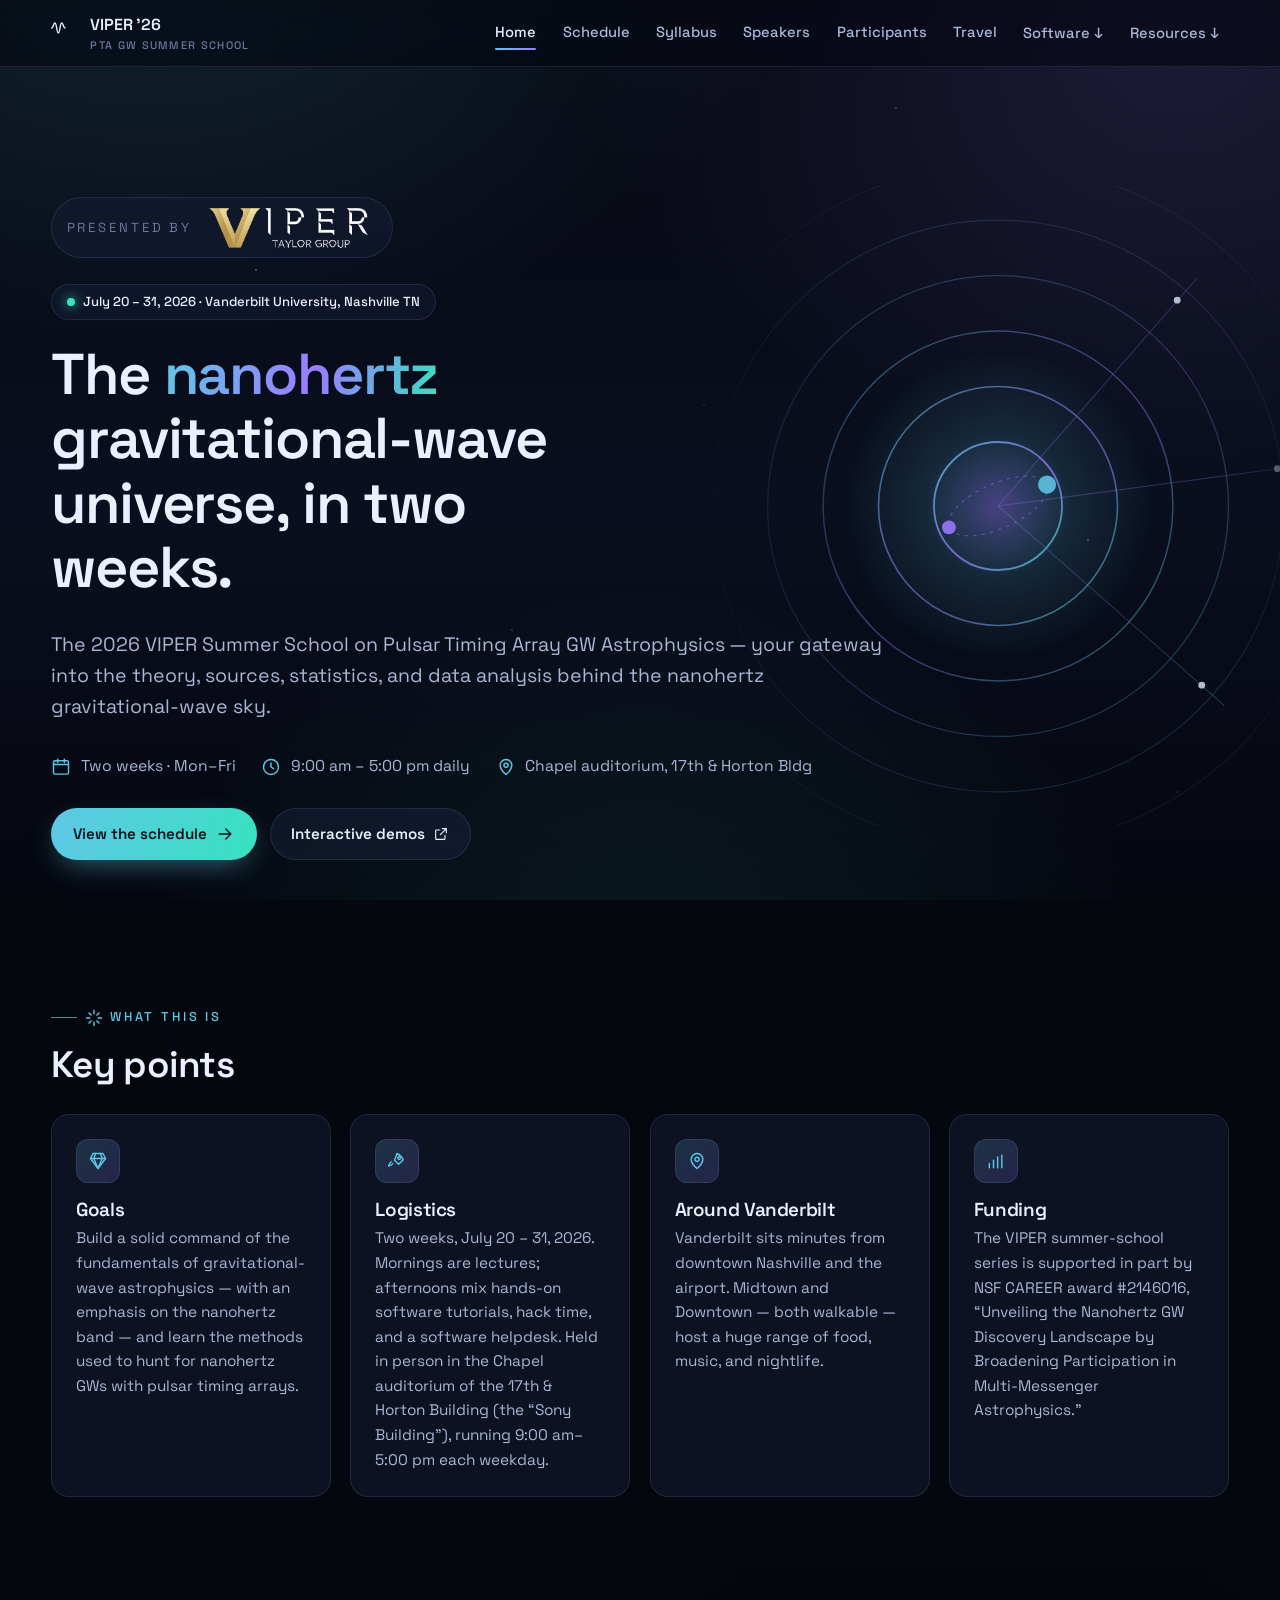
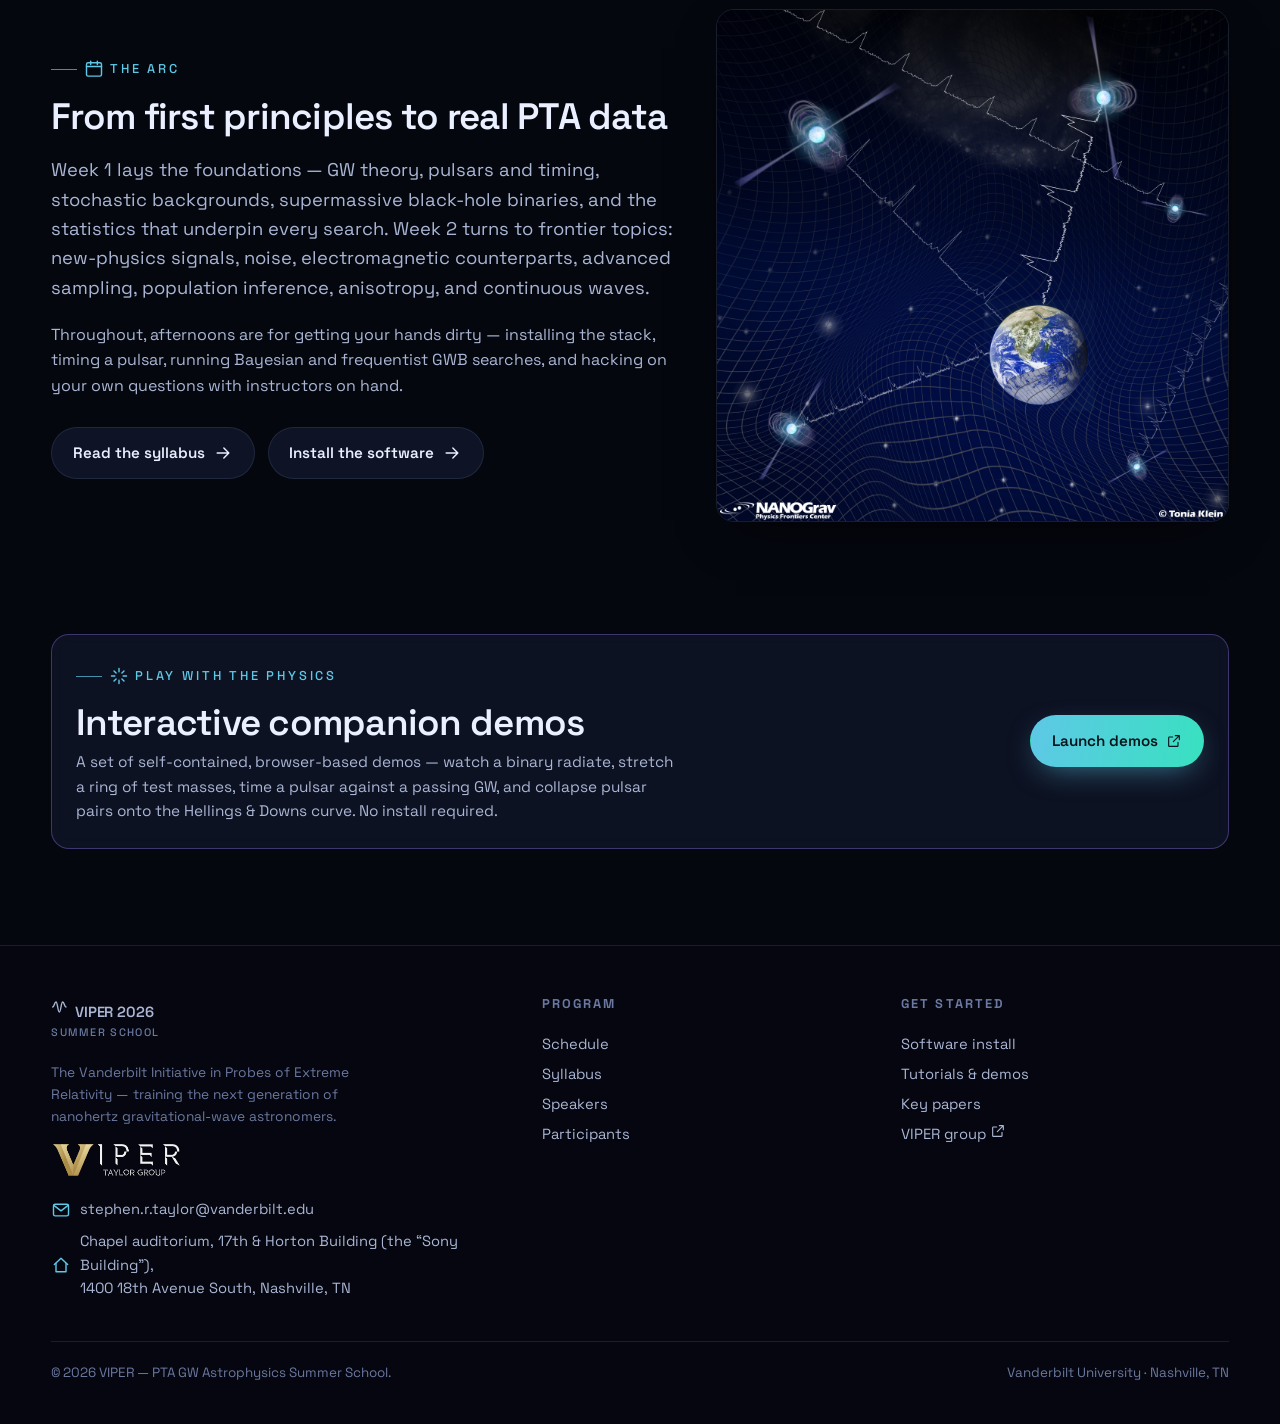
<file: index.html>
<!DOCTYPE html>
<html lang="en">
<head>
<meta charset="utf-8" />
<meta name="viewport" content="width=device-width, initial-scale=1" />
<title>VIPER 2026 Summer School</title>
<meta name="description" content="The 2026 VIPER Summer School on Pulsar Timing Array gravitational-wave astrophysics, July 20 – 31, 2026, Vanderbilt University, Nashville TN." />
<link rel="icon" href="data:image/svg+xml,%3Csvg xmlns='http://www.w3.org/2000/svg' viewBox='0 0 24 24'%3E%3Cpath d='M2 12c2 0 2-6 4-6s2 12 4 12 2-12 4-12 2 6 4 6' fill='none' stroke='%235ec8e6' stroke-width='2' stroke-linecap='round'/%3E%3C/svg%3E" />
<link rel="preconnect" href="https://fonts.googleapis.com" />
<link rel="preconnect" href="https://fonts.gstatic.com" crossorigin />
<link href="https://fonts.googleapis.com/css2?family=Space+Grotesk:wght@400;500;600;700&family=JetBrains+Mono:wght@400;500&display=swap" rel="stylesheet" />
<link rel="stylesheet" href="assets/css/site.css?v=6" />
</head>
<body>
<div class="cosmos"></div>
<header class="nav"><div class="nav-inner"><a class="brand" href="index.html"><span class="mark"><svg width="20" height="20" viewBox="0 0 24 24" fill="none" stroke="currentColor" stroke-width="1.7" stroke-linecap="round" stroke-linejoin="round"><path d="M2 12c2 0 2-6 4-6s2 12 4 12 2-12 4-12 2 6 4 6"/></svg></span><span>VIPER &rsquo;26<small>PTA GW Summer School</small></span></a><button class="nav-toggle" aria-label="Menu"><svg width="22" height="22" viewBox="0 0 24 24" fill="none" stroke="currentColor" stroke-width="1.7" stroke-linecap="round" stroke-linejoin="round"><path d="M4 7h16M4 12h16M4 17h16"/></svg></button><nav class="nav-links"><a href="index.html" class="active">Home</a><a href="schedule.html">Schedule</a><a href="syllabus.html">Syllabus</a><a href="speakers.html">Speakers</a><a href="participants.html">Participants</a><a href="travel.html">Travel</a><span class="has-menu"><a href="installation.html">Software &darr;</a><span class="drop"><a href="installation.html">Installation</a><a href="tutorials.html">Tutorials &amp; demos</a></span></span><span class="has-menu"><a href="imp_papers.html">Resources &darr;</a><span class="drop"><a href="imp_papers.html">Key papers</a><a href="useful_links.html">Useful links</a></span></span></nav></div></header>
<main>

<section class="hero">
  <div class="hero-art"><svg viewBox="0 0 600 600" fill="none" xmlns="http://www.w3.org/2000/svg" aria-hidden="true">
  <defs>
    <radialGradient id="ha-core" cx="50%" cy="50%" r="50%">
      <stop offset="0%"   stop-color="#9b7bff" stop-opacity=".50"/>
      <stop offset="45%"  stop-color="#5ec8e6" stop-opacity=".16"/>
      <stop offset="100%" stop-color="#5ec8e6" stop-opacity="0"/>
    </radialGradient>
    <linearGradient id="ha-ring" x1="0" y1="0" x2="1" y2="1">
      <stop offset="0%"   stop-color="#5ec8e6"/>
      <stop offset="55%"  stop-color="#9b7bff"/>
      <stop offset="100%" stop-color="#38e1c0"/>
    </linearGradient>
  </defs>
  <circle cx="300" cy="300" r="150" fill="url(#ha-core)"/>
  <g stroke="url(#ha-ring)" stroke-width="1" opacity=".30">
    <line x1="300" y1="300" x2="585" y2="262"/>
    <line x1="300" y1="300" x2="512" y2="487"/>
    <line x1="300" y1="300" x2="487" y2="86"/>
  </g>
  <g fill="#eaf0ff" opacity=".85">
    <circle cx="562" cy="265" r="3.2"/>
    <circle cx="491" cy="468" r="3.2"/>
    <circle cx="468" cy="107" r="3.2"/>
  </g>
  <g class="rings" stroke="url(#ha-ring)" fill="none">
    <circle cx="300" cy="300" r="60"  stroke-width="1.7" opacity=".85"/>
    <circle cx="300" cy="300" r="112" stroke-width="1.5" opacity=".62"/>
    <circle cx="300" cy="300" r="164" stroke-width="1.4" opacity=".44"/>
    <circle cx="300" cy="300" r="216" stroke-width="1.2" opacity=".30"/>
    <circle cx="300" cy="300" r="268" stroke-width="1.1" opacity=".19"/>
    <circle cx="300" cy="300" r="320" stroke-width="1"   opacity=".11"/>
  </g>
  <ellipse cx="300" cy="300" rx="50" ry="21" transform="rotate(-24 300 300)"
           stroke="#9b7bff" stroke-width="1" stroke-dasharray="3 5" opacity=".55"/>
  <circle cx="346" cy="280" r="8.5" fill="#5ec8e6"/>
  <circle cx="254" cy="320" r="6.5" fill="#9b7bff"/>
</svg></div>
  <div class="wrap">
  <a class="viper-presents" href="https://as.vanderbilt.edu/viper/" target="_blank" rel="noopener" title="Visit the VIPER group at Vanderbilt">
    <span class="lbl">Presented by</span>
    <img src="images/viper-logo.png" alt="VIPER &mdash; Vanderbilt Initiative in Probes of Extreme Relativity" />
  </a>
  <br />
  <span class="badge"><span class="dot"></span> July 20 – 31, 2026 &middot; Vanderbilt University, Nashville TN</span>
  <h1>The <span class="gradient-text">nanohertz</span> gravitational-wave universe, in two weeks.</h1>
  <p class="lead">The 2026 VIPER Summer School on Pulsar Timing Array GW Astrophysics &mdash;
  your gateway into the theory, sources, statistics, and data analysis behind the
  nanohertz gravitational-wave sky.</p>
  <div class="hero-meta">
    <span class="item"><svg width="20" height="20" viewBox="0 0 24 24" fill="none" stroke="currentColor" stroke-width="1.7" stroke-linecap="round" stroke-linejoin="round"><rect x="3" y="4.5" width="18" height="16" rx="2"/><path d="M3 9h18M8 2.5v4M16 2.5v4"/></svg> Two weeks &middot; Mon&ndash;Fri</span>
    <span class="item"><svg width="20" height="20" viewBox="0 0 24 24" fill="none" stroke="currentColor" stroke-width="1.7" stroke-linecap="round" stroke-linejoin="round"><circle cx="12" cy="12" r="9"/><path d="M12 7v5l3 2"/></svg> 9:00 am &ndash; 5:00 pm daily</span>
    <span class="item"><svg width="20" height="20" viewBox="0 0 24 24" fill="none" stroke="currentColor" stroke-width="1.7" stroke-linecap="round" stroke-linejoin="round"><path d="M12 21s7-5.6 7-11a7 7 0 1 0-14 0c0 5.4 7 11 7 11z"/><circle cx="12" cy="10" r="2.5"/></svg> Chapel auditorium, 17th &amp; Horton Bldg</span>
  </div>
  <div class="btn-row">
    <a class="btn btn-primary" href="schedule.html">View the schedule <svg width="20" height="20" viewBox="0 0 24 24" fill="none" stroke="currentColor" stroke-width="1.7" stroke-linecap="round" stroke-linejoin="round"><path d="M5 12h14M13 6l6 6-6 6"/></svg></a>
    <a class="btn btn-ghost" href="https://stevertaylor.github.io/viper-2026-summer-school-demos/">Interactive demos <svg width="16" height="16" viewBox="0 0 24 24" fill="none" stroke="currentColor" stroke-width="1.7" stroke-linecap="round" stroke-linejoin="round"><path d="M14 4h6v6M20 4l-9 9M18 14v5a1 1 0 0 1-1 1H5a1 1 0 0 1-1-1V7a1 1 0 0 1 1-1h5"/></svg></a>
  </div>
</div></section>

<section class="section tight"><div class="wrap">
  <span class="eyebrow"><svg width="20" height="20" viewBox="0 0 24 24" fill="none" stroke="currentColor" stroke-width="1.7" stroke-linecap="round" stroke-linejoin="round"><path d="M12 3v4M12 17v4M3 12h4M17 12h4M6 6l2.5 2.5M15.5 15.5 18 18M18 6l-2.5 2.5M8.5 15.5 6 18"/></svg> What this is</span>
  <h2>Key points</h2>
  <div class="grid cols-4" style="margin-top:1.8rem">
    <article class="card"><div class="ico"><svg width="20" height="20" viewBox="0 0 24 24" fill="none" stroke="currentColor" stroke-width="1.7" stroke-linecap="round" stroke-linejoin="round"><path d="M6 3h12l3 6-9 12L3 9z"/><path d="M3 9h18M9 3 7 9l5 12 5-12-2-6"/></svg></div><h3>Goals</h3>
      <p>Build a solid command of the fundamentals of gravitational-wave astrophysics &mdash;
      with an emphasis on the nanohertz band &mdash; and learn the methods used to hunt for
      nanohertz GWs with pulsar timing arrays.</p></article>
    <article class="card"><div class="ico"><svg width="20" height="20" viewBox="0 0 24 24" fill="none" stroke="currentColor" stroke-width="1.7" stroke-linecap="round" stroke-linejoin="round"><path d="M5 13c-2 1-3 5-3 5s4-1 5-3M12 3c3.5 1.5 6 4 7.5 7.5L14 16l-5-5z"/><circle cx="14.5" cy="8.5" r="1.6"/></svg></div><h3>Logistics</h3>
      <p>Two weeks, July 20 – 31, 2026. Mornings are lectures; afternoons mix hands-on software
      tutorials, hack time, and a software helpdesk. Held in person in the Chapel auditorium
      of the 17th &amp; Horton Building (the &ldquo;Sony Building&rdquo;), running 9:00&nbsp;am&ndash;5:00&nbsp;pm each weekday.</p></article>
    <article class="card"><div class="ico"><svg width="20" height="20" viewBox="0 0 24 24" fill="none" stroke="currentColor" stroke-width="1.7" stroke-linecap="round" stroke-linejoin="round"><path d="M12 21s7-5.6 7-11a7 7 0 1 0-14 0c0 5.4 7 11 7 11z"/><circle cx="12" cy="10" r="2.5"/></svg></div><h3>Around Vanderbilt</h3>
      <p>Vanderbilt sits minutes from downtown Nashville and the airport. Midtown and
      Downtown &mdash; both walkable &mdash; host a huge range of food, music, and nightlife.</p></article>
    <article class="card"><div class="ico"><svg width="20" height="20" viewBox="0 0 24 24" fill="none" stroke="currentColor" stroke-width="1.7" stroke-linecap="round" stroke-linejoin="round"><path d="M4 20v-5M9 20v-9M14 20v-13M19 20V5"/></svg></div><h3>Funding</h3>
      <p>The VIPER summer-school series is supported in part by NSF CAREER award
      #2146016, &ldquo;Unveiling the Nanohertz GW Discovery Landscape by Broadening
      Participation in Multi-Messenger Astrophysics.&rdquo;</p></article>
  </div>
</div></section>

<section class="section tight"><div class="wrap">
  <div class="split">
    <div>
      <span class="eyebrow"><svg width="20" height="20" viewBox="0 0 24 24" fill="none" stroke="currentColor" stroke-width="1.7" stroke-linecap="round" stroke-linejoin="round"><rect x="3" y="4.5" width="18" height="16" rx="2"/><path d="M3 9h18M8 2.5v4M16 2.5v4"/></svg> The arc</span>
      <h2>From first principles to real PTA data</h2>
      <p class="lead" style="margin-bottom:1.2rem">Week&nbsp;1 lays the foundations &mdash; GW theory,
      pulsars and timing, stochastic backgrounds, supermassive black-hole binaries, and
      the statistics that underpin every search. Week&nbsp;2 turns to frontier topics: new-physics
      signals, noise, electromagnetic counterparts, advanced sampling, population inference,
      anisotropy, and continuous waves.</p>
      <p>Throughout, afternoons are for getting your hands dirty &mdash; installing the stack,
      timing a pulsar, running Bayesian and frequentist GWB searches, and hacking on
      your own questions with instructors on hand.</p>
      <div class="btn-row">
        <a class="btn btn-ghost" href="syllabus.html">Read the syllabus <svg width="20" height="20" viewBox="0 0 24 24" fill="none" stroke="currentColor" stroke-width="1.7" stroke-linecap="round" stroke-linejoin="round"><path d="M5 12h14M13 6l6 6-6 6"/></svg></a>
        <a class="btn btn-ghost" href="installation.html">Install the software <svg width="20" height="20" viewBox="0 0 24 24" fill="none" stroke="currentColor" stroke-width="1.7" stroke-linecap="round" stroke-linejoin="round"><path d="M5 12h14M13 6l6 6-6 6"/></svg></a>
      </div>
    </div>
    <div class="framed"><img src="images/pta_TK.jpg" alt="A pulsar timing array probing passing gravitational waves" loading="lazy" /></div>
  </div>
</div></section>

<section class="section tight"><div class="wrap">
  <div class="card" style="display:flex;flex-wrap:wrap;align-items:center;gap:1.4rem;justify-content:space-between;border-color:rgba(155,123,255,.35)">
    <div style="max-width:60ch">
      <span class="eyebrow"><svg width="20" height="20" viewBox="0 0 24 24" fill="none" stroke="currentColor" stroke-width="1.7" stroke-linecap="round" stroke-linejoin="round"><path d="M12 3v4M12 17v4M3 12h4M17 12h4M6 6l2.5 2.5M15.5 15.5 18 18M18 6l-2.5 2.5M8.5 15.5 6 18"/></svg> Play with the physics</span>
      <h2 style="margin-bottom:.4rem">Interactive companion demos</h2>
      <p style="margin:0">A set of self-contained, browser-based demos &mdash; watch a binary radiate,
      stretch a ring of test masses, time a pulsar against a passing GW, and collapse pulsar
      pairs onto the Hellings &amp; Downs curve. No install required.</p>
    </div>
    <a class="btn btn-primary" href="https://stevertaylor.github.io/viper-2026-summer-school-demos/">Launch demos <svg width="16" height="16" viewBox="0 0 24 24" fill="none" stroke="currentColor" stroke-width="1.7" stroke-linecap="round" stroke-linejoin="round"><path d="M14 4h6v6M20 4l-9 9M18 14v5a1 1 0 0 1-1 1H5a1 1 0 0 1-1-1V7a1 1 0 0 1 1-1h5"/></svg></a>
  </div>
</div></section>

</main>
<footer class="footer"><div class="wrap">
  <div class="footer-grid">
    <div>
      <a class="brand" href="index.html"><span class="mark"><svg width="20" height="20" viewBox="0 0 24 24" fill="none" stroke="currentColor" stroke-width="1.7" stroke-linecap="round" stroke-linejoin="round"><path d="M2 12c2 0 2-6 4-6s2 12 4 12 2-12 4-12 2 6 4 6"/></svg></span>
        <span>VIPER 2026<small>Summer School</small></span></a>
      <p class="muted" style="margin-top:1rem;max-width:34ch">
        The Vanderbilt Initiative in Probes of Extreme Relativity &mdash; training the next
        generation of nanohertz gravitational-wave astronomers.</p>
      <a class="viper-footer" href="https://as.vanderbilt.edu/viper/" target="_blank" rel="noopener" title="Visit the VIPER group at Vanderbilt">
        <img src="images/viper-logo.png" alt="VIPER at Vanderbilt University" /></a>
      <div class="contact-line"><svg width="20" height="20" viewBox="0 0 24 24" fill="none" stroke="currentColor" stroke-width="1.7" stroke-linecap="round" stroke-linejoin="round"><rect x="3" y="5" width="18" height="14" rx="2"/><path d="M3.5 6.5 12 13l8.5-6.5"/></svg><a href="mailto:stephen.r.taylor@vanderbilt.edu">stephen.r.taylor@vanderbilt.edu</a></div>
      <div class="contact-line"><svg width="20" height="20" viewBox="0 0 24 24" fill="none" stroke="currentColor" stroke-width="1.7" stroke-linecap="round" stroke-linejoin="round"><path d="M4 11.5 12 4l8 7.5"/><path d="M6 10v10h12V10"/></svg><span>Chapel auditorium, 17th &amp; Horton Building (the &ldquo;Sony Building&rdquo;),<br />1400 18th Avenue South, Nashville, TN</span></div>
    </div>
    <div>
      <h4>Program</h4>
      <a href="schedule.html">Schedule</a>
      <a href="syllabus.html">Syllabus</a>
      <a href="speakers.html">Speakers</a>
      <a href="participants.html">Participants</a>
    </div>
    <div>
      <h4>Get started</h4>
      <a href="installation.html">Software install</a>
      <a href="tutorials.html">Tutorials &amp; demos</a>
      <a href="imp_papers.html">Key papers</a>
      <a href="https://as.vanderbilt.edu/viper/">VIPER group <svg width="16" height="16" viewBox="0 0 24 24" fill="none" stroke="currentColor" stroke-width="1.7" stroke-linecap="round" stroke-linejoin="round"><path d="M14 4h6v6M20 4l-9 9M18 14v5a1 1 0 0 1-1 1H5a1 1 0 0 1-1-1V7a1 1 0 0 1 1-1h5"/></svg></a>
    </div>
  </div>
  <div class="copyright">
    <span>&copy; 2026 VIPER &mdash; PTA GW Astrophysics Summer School.</span>
    <span>Vanderbilt University &middot; Nashville, TN</span>
  </div>
</div></footer>
<script src="assets/js/site.js?v=6"></script>
</body>
</html>
</file>
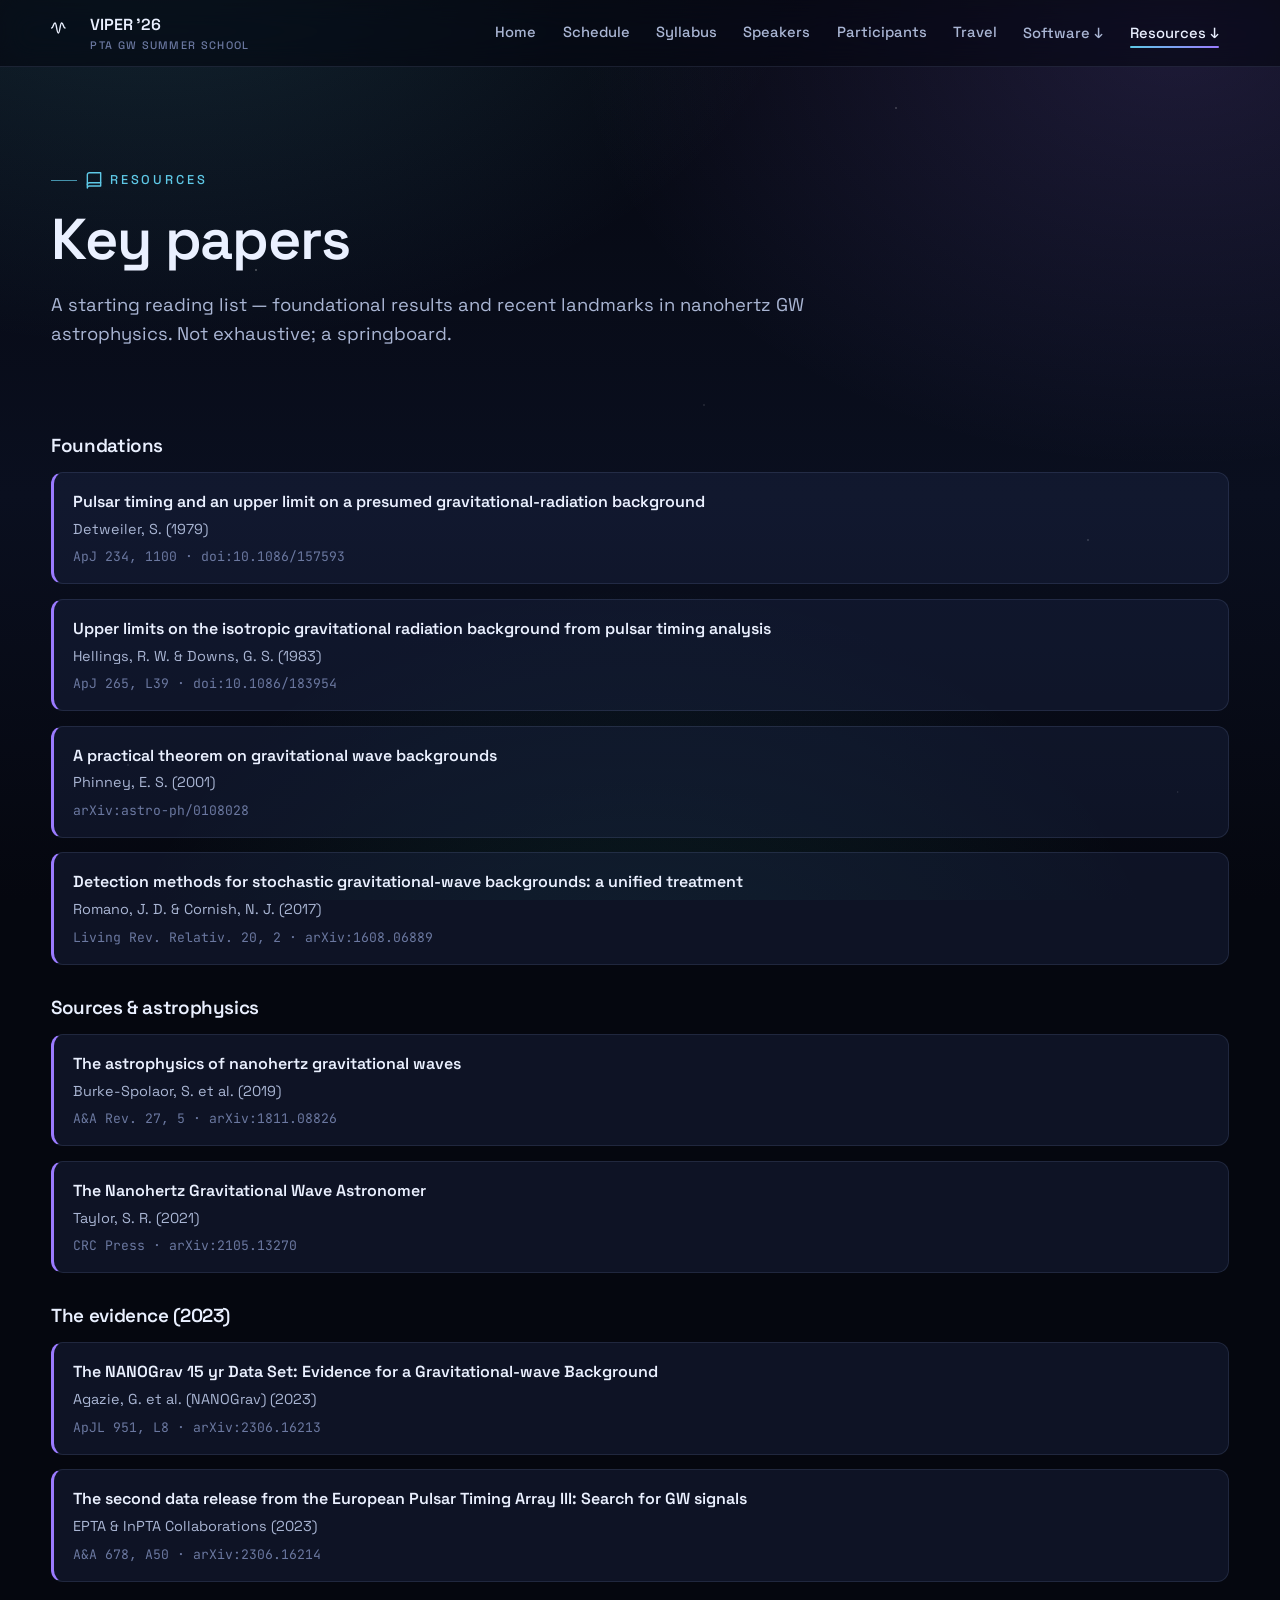
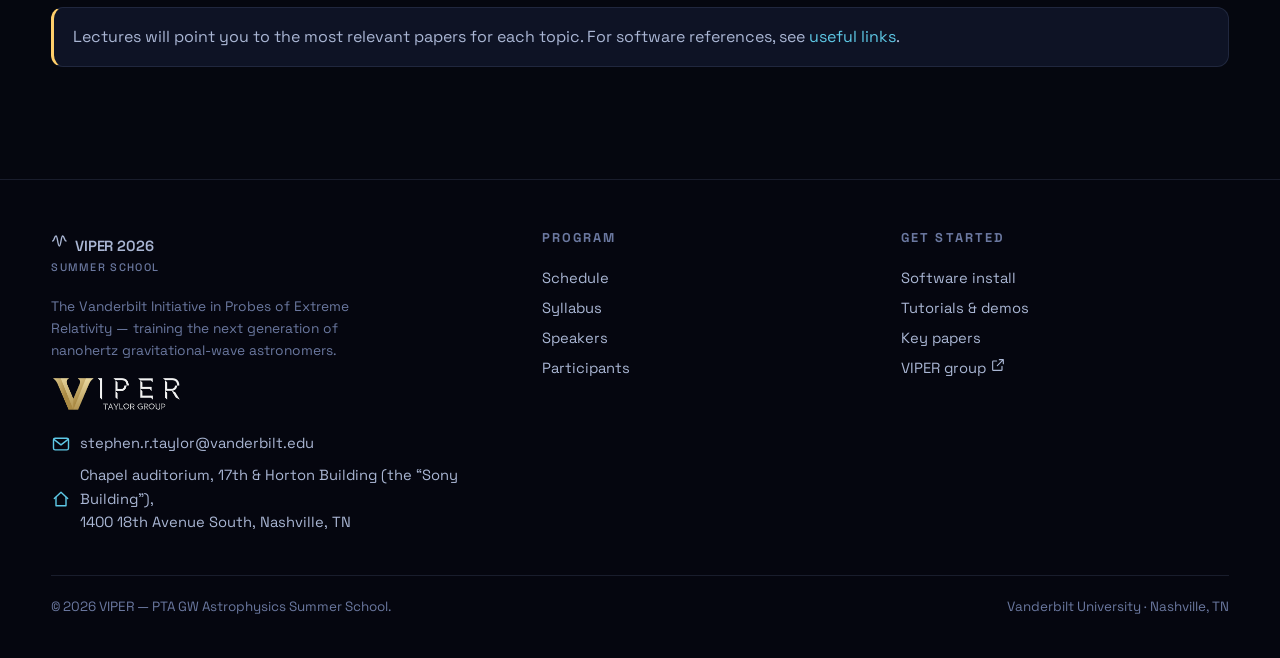
<file: imp_papers.html>
<!DOCTYPE html>
<html lang="en">
<head>
<meta charset="utf-8" />
<meta name="viewport" content="width=device-width, initial-scale=1" />
<title>Key papers &middot; VIPER 2026 Summer School</title>
<meta name="description" content="A reading list of key nanohertz gravitational-wave papers." />
<link rel="icon" href="data:image/svg+xml,%3Csvg xmlns='http://www.w3.org/2000/svg' viewBox='0 0 24 24'%3E%3Cpath d='M2 12c2 0 2-6 4-6s2 12 4 12 2-12 4-12 2 6 4 6' fill='none' stroke='%235ec8e6' stroke-width='2' stroke-linecap='round'/%3E%3C/svg%3E" />
<link rel="preconnect" href="https://fonts.googleapis.com" />
<link rel="preconnect" href="https://fonts.gstatic.com" crossorigin />
<link href="https://fonts.googleapis.com/css2?family=Space+Grotesk:wght@400;500;600;700&family=JetBrains+Mono:wght@400;500&display=swap" rel="stylesheet" />
<link rel="stylesheet" href="assets/css/site.css?v=6" />
</head>
<body>
<div class="cosmos"></div>
<header class="nav"><div class="nav-inner"><a class="brand" href="index.html"><span class="mark"><svg width="20" height="20" viewBox="0 0 24 24" fill="none" stroke="currentColor" stroke-width="1.7" stroke-linecap="round" stroke-linejoin="round"><path d="M2 12c2 0 2-6 4-6s2 12 4 12 2-12 4-12 2 6 4 6"/></svg></span><span>VIPER &rsquo;26<small>PTA GW Summer School</small></span></a><button class="nav-toggle" aria-label="Menu"><svg width="22" height="22" viewBox="0 0 24 24" fill="none" stroke="currentColor" stroke-width="1.7" stroke-linecap="round" stroke-linejoin="round"><path d="M4 7h16M4 12h16M4 17h16"/></svg></button><nav class="nav-links"><a href="index.html">Home</a><a href="schedule.html">Schedule</a><a href="syllabus.html">Syllabus</a><a href="speakers.html">Speakers</a><a href="participants.html">Participants</a><a href="travel.html">Travel</a><span class="has-menu"><a href="installation.html">Software &darr;</a><span class="drop"><a href="installation.html">Installation</a><a href="tutorials.html">Tutorials &amp; demos</a></span></span><span class="has-menu"><a href="imp_papers.html" class="active">Resources &darr;</a><span class="drop"><a href="imp_papers.html">Key papers</a><a href="useful_links.html">Useful links</a></span></span></nav></div></header>
<main>

<section class="page-head"><div class="wrap">
  <span class="eyebrow"><svg width="20" height="20" viewBox="0 0 24 24" fill="none" stroke="currentColor" stroke-width="1.7" stroke-linecap="round" stroke-linejoin="round"><path d="M4 4.5A2.5 2.5 0 0 1 6.5 2H20v16H6.5A2.5 2.5 0 0 0 4 20.5z"/><path d="M4 16.5A2.5 2.5 0 0 1 6.5 14H20"/></svg> Resources</span>
  <h1>Key papers</h1>
  <p class="lead">A starting reading list &mdash; foundational results and recent landmarks in
  nanohertz GW astrophysics. Not exhaustive; a springboard.</p>
</div></section>
<section class="section tight"><div class="wrap">
  <h3 style="margin-bottom:1rem">Foundations</h3>
  <div class="refs">
    <a class="ref" href="https://doi.org/10.1086/157593" style="display:block;text-decoration:none"><div class="t">Pulsar timing and an upper limit on a presumed gravitational-radiation background</div><div class="a">Detweiler, S. (1979)</div><div class="meta">ApJ 234, 1100 &middot; doi:10.1086/157593</div></a>
    <a class="ref" href="https://doi.org/10.1086/183954" style="display:block;text-decoration:none"><div class="t">Upper limits on the isotropic gravitational radiation background from pulsar timing analysis</div><div class="a">Hellings, R. W. &amp; Downs, G. S. (1983)</div><div class="meta">ApJ 265, L39 &middot; doi:10.1086/183954</div></a>
    <a class="ref" href="https://arxiv.org/abs/astro-ph/0108028" style="display:block;text-decoration:none"><div class="t">A practical theorem on gravitational wave backgrounds</div><div class="a">Phinney, E. S. (2001)</div><div class="meta">arXiv:astro-ph/0108028</div></a>
    <a class="ref" href="https://arxiv.org/abs/1608.06889" style="display:block;text-decoration:none"><div class="t">Detection methods for stochastic gravitational-wave backgrounds: a unified treatment</div><div class="a">Romano, J. D. &amp; Cornish, N. J. (2017)</div><div class="meta">Living Rev. Relativ. 20, 2 &middot; arXiv:1608.06889</div></a>
  </div>

  <h3 style="margin:2rem 0 1rem">Sources &amp; astrophysics</h3>
  <div class="refs">
    <a class="ref" href="https://arxiv.org/abs/1811.08826" style="display:block;text-decoration:none"><div class="t">The astrophysics of nanohertz gravitational waves</div><div class="a">Burke-Spolaor, S. et al. (2019)</div><div class="meta">A&amp;A Rev. 27, 5 &middot; arXiv:1811.08826</div></a>
    <a class="ref" href="https://arxiv.org/abs/2105.13270" style="display:block;text-decoration:none"><div class="t">The Nanohertz Gravitational Wave Astronomer</div><div class="a">Taylor, S. R. (2021)</div><div class="meta">CRC Press &middot; arXiv:2105.13270</div></a>
  </div>

  <h3 style="margin:2rem 0 1rem">The evidence (2023)</h3>
  <div class="refs">
    <a class="ref" href="https://arxiv.org/abs/2306.16213" style="display:block;text-decoration:none"><div class="t">The NANOGrav 15 yr Data Set: Evidence for a Gravitational-wave Background</div><div class="a">Agazie, G. et al. (NANOGrav) (2023)</div><div class="meta">ApJL 951, L8 &middot; arXiv:2306.16213</div></a>
    <a class="ref" href="https://arxiv.org/abs/2306.16214" style="display:block;text-decoration:none"><div class="t">The second data release from the European Pulsar Timing Array III: Search for GW signals</div><div class="a">EPTA &amp; InPTA Collaborations (2023)</div><div class="meta">A&amp;A 678, A50 &middot; arXiv:2306.16214</div></a>
  </div>

  <p class="note" style="margin-top:1.6rem">Lectures will point you to the most relevant papers for
  each topic. For software references, see <a href="useful_links.html">useful links</a>.</p>
</div></section>

</main>
<footer class="footer"><div class="wrap">
  <div class="footer-grid">
    <div>
      <a class="brand" href="index.html"><span class="mark"><svg width="20" height="20" viewBox="0 0 24 24" fill="none" stroke="currentColor" stroke-width="1.7" stroke-linecap="round" stroke-linejoin="round"><path d="M2 12c2 0 2-6 4-6s2 12 4 12 2-12 4-12 2 6 4 6"/></svg></span>
        <span>VIPER 2026<small>Summer School</small></span></a>
      <p class="muted" style="margin-top:1rem;max-width:34ch">
        The Vanderbilt Initiative in Probes of Extreme Relativity &mdash; training the next
        generation of nanohertz gravitational-wave astronomers.</p>
      <a class="viper-footer" href="https://as.vanderbilt.edu/viper/" target="_blank" rel="noopener" title="Visit the VIPER group at Vanderbilt">
        <img src="images/viper-logo.png" alt="VIPER at Vanderbilt University" /></a>
      <div class="contact-line"><svg width="20" height="20" viewBox="0 0 24 24" fill="none" stroke="currentColor" stroke-width="1.7" stroke-linecap="round" stroke-linejoin="round"><rect x="3" y="5" width="18" height="14" rx="2"/><path d="M3.5 6.5 12 13l8.5-6.5"/></svg><a href="mailto:stephen.r.taylor@vanderbilt.edu">stephen.r.taylor@vanderbilt.edu</a></div>
      <div class="contact-line"><svg width="20" height="20" viewBox="0 0 24 24" fill="none" stroke="currentColor" stroke-width="1.7" stroke-linecap="round" stroke-linejoin="round"><path d="M4 11.5 12 4l8 7.5"/><path d="M6 10v10h12V10"/></svg><span>Chapel auditorium, 17th &amp; Horton Building (the &ldquo;Sony Building&rdquo;),<br />1400 18th Avenue South, Nashville, TN</span></div>
    </div>
    <div>
      <h4>Program</h4>
      <a href="schedule.html">Schedule</a>
      <a href="syllabus.html">Syllabus</a>
      <a href="speakers.html">Speakers</a>
      <a href="participants.html">Participants</a>
    </div>
    <div>
      <h4>Get started</h4>
      <a href="installation.html">Software install</a>
      <a href="tutorials.html">Tutorials &amp; demos</a>
      <a href="imp_papers.html">Key papers</a>
      <a href="https://as.vanderbilt.edu/viper/">VIPER group <svg width="16" height="16" viewBox="0 0 24 24" fill="none" stroke="currentColor" stroke-width="1.7" stroke-linecap="round" stroke-linejoin="round"><path d="M14 4h6v6M20 4l-9 9M18 14v5a1 1 0 0 1-1 1H5a1 1 0 0 1-1-1V7a1 1 0 0 1 1-1h5"/></svg></a>
    </div>
  </div>
  <div class="copyright">
    <span>&copy; 2026 VIPER &mdash; PTA GW Astrophysics Summer School.</span>
    <span>Vanderbilt University &middot; Nashville, TN</span>
  </div>
</div></footer>
<script src="assets/js/site.js?v=6"></script>
</body>
</html>
</file>
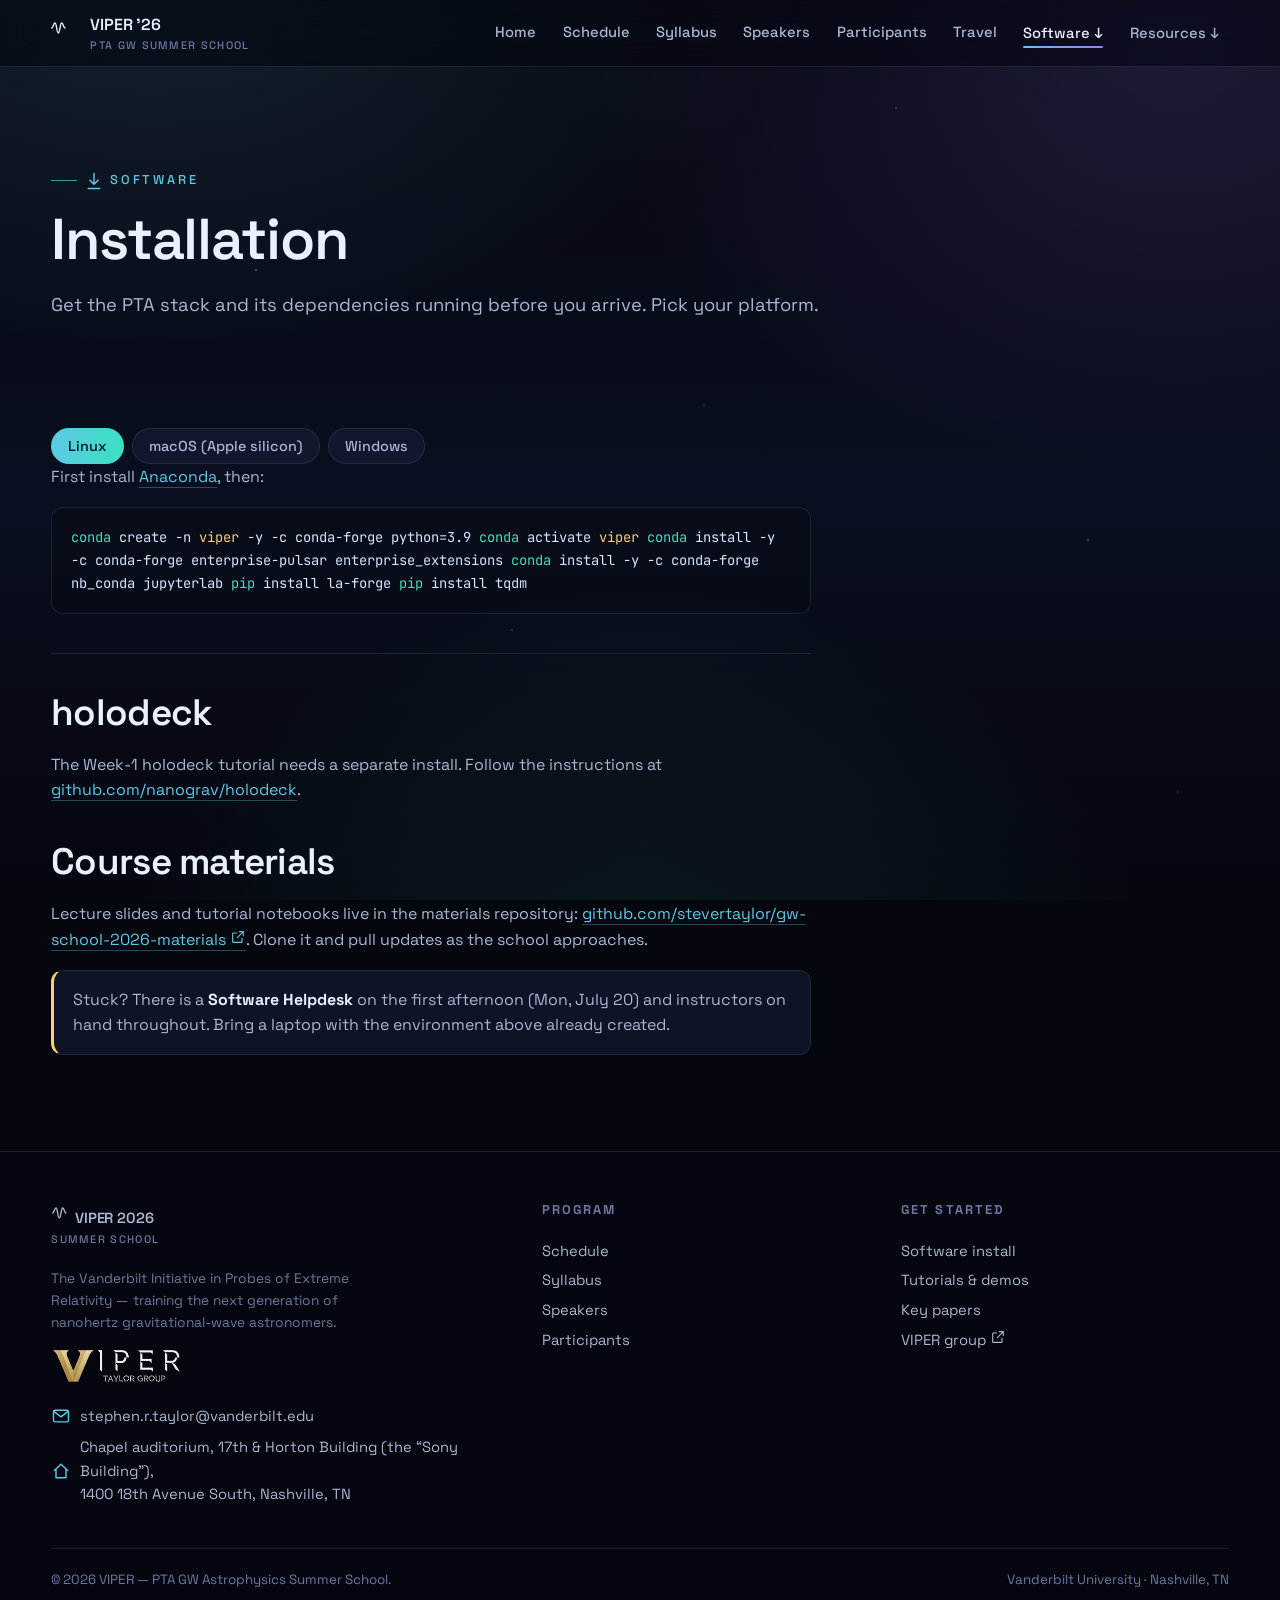
<file: installation.html>
<!DOCTYPE html>
<html lang="en">
<head>
<meta charset="utf-8" />
<meta name="viewport" content="width=device-width, initial-scale=1" />
<title>Installation &middot; VIPER 2026 Summer School</title>
<meta name="description" content="Install the PTA software stack for the 2026 VIPER summer school." />
<link rel="icon" href="data:image/svg+xml,%3Csvg xmlns='http://www.w3.org/2000/svg' viewBox='0 0 24 24'%3E%3Cpath d='M2 12c2 0 2-6 4-6s2 12 4 12 2-12 4-12 2 6 4 6' fill='none' stroke='%235ec8e6' stroke-width='2' stroke-linecap='round'/%3E%3C/svg%3E" />
<link rel="preconnect" href="https://fonts.googleapis.com" />
<link rel="preconnect" href="https://fonts.gstatic.com" crossorigin />
<link href="https://fonts.googleapis.com/css2?family=Space+Grotesk:wght@400;500;600;700&family=JetBrains+Mono:wght@400;500&display=swap" rel="stylesheet" />
<link rel="stylesheet" href="assets/css/site.css?v=6" />
</head>
<body>
<div class="cosmos"></div>
<header class="nav"><div class="nav-inner"><a class="brand" href="index.html"><span class="mark"><svg width="20" height="20" viewBox="0 0 24 24" fill="none" stroke="currentColor" stroke-width="1.7" stroke-linecap="round" stroke-linejoin="round"><path d="M2 12c2 0 2-6 4-6s2 12 4 12 2-12 4-12 2 6 4 6"/></svg></span><span>VIPER &rsquo;26<small>PTA GW Summer School</small></span></a><button class="nav-toggle" aria-label="Menu"><svg width="22" height="22" viewBox="0 0 24 24" fill="none" stroke="currentColor" stroke-width="1.7" stroke-linecap="round" stroke-linejoin="round"><path d="M4 7h16M4 12h16M4 17h16"/></svg></button><nav class="nav-links"><a href="index.html">Home</a><a href="schedule.html">Schedule</a><a href="syllabus.html">Syllabus</a><a href="speakers.html">Speakers</a><a href="participants.html">Participants</a><a href="travel.html">Travel</a><span class="has-menu"><a href="installation.html" class="active">Software &darr;</a><span class="drop"><a href="installation.html">Installation</a><a href="tutorials.html">Tutorials &amp; demos</a></span></span><span class="has-menu"><a href="imp_papers.html">Resources &darr;</a><span class="drop"><a href="imp_papers.html">Key papers</a><a href="useful_links.html">Useful links</a></span></span></nav></div></header>
<main>

<section class="page-head"><div class="wrap">
  <span class="eyebrow"><svg width="20" height="20" viewBox="0 0 24 24" fill="none" stroke="currentColor" stroke-width="1.7" stroke-linecap="round" stroke-linejoin="round"><path d="M12 3v12M7 11l5 5 5-5M5 21h14"/></svg> Software</span>
  <h1>Installation</h1>
  <p class="lead">Get the PTA stack and its dependencies running before you arrive. Pick your platform.</p>
</div></section>
<section class="section tight"><div class="wrap"><div class="prose">
  <div class="os-tabs" data-tab-group data-tab-scope="#os">
    <button class="os-tab active" data-tab="linux">Linux</button>
    <button class="os-tab" data-tab="mac">macOS (Apple silicon)</button>
    <button class="os-tab" data-tab="win">Windows</button>
  </div>
  <div id="os">
    <div class="os-panel active" data-panel="linux">
      <p>First install <a href="https://docs.anaconda.com/anaconda/install/">Anaconda</a>, then:</p>
      <div class="codeblock"><span class="k">conda</span> create -n <span class="s">viper</span> -y -c conda-forge python=3.9
<span class="k">conda</span> activate <span class="s">viper</span>
<span class="k">conda</span> install -y -c conda-forge enterprise-pulsar enterprise_extensions
<span class="k">conda</span> install -y -c conda-forge nb_conda jupyterlab
<span class="k">pip</span> install la-forge
<span class="k">pip</span> install tqdm</div>
    </div>
    <div class="os-panel" data-panel="mac">
      <p>On Apple-silicon Macs, build the environment under the <code>osx-64</code> subdir.
      Install <a href="https://docs.anaconda.com/anaconda/install/">Anaconda</a> first, then:</p>
      <div class="codeblock"><span class="c"># build the env as osx-64 (runs under Rosetta)</span>
<span class="k">export</span> CONDA_SUBDIR=osx-64
<span class="k">conda</span> create -n <span class="s">viper</span> -y -c conda-forge python=3.9
<span class="k">conda</span> activate <span class="s">viper</span>
<span class="k">conda</span> config --env --set subdir osx-64
<span class="k">conda</span> install -y -c conda-forge enterprise-pulsar enterprise_extensions
<span class="k">conda</span> install -y -c conda-forge nb_conda jupyterlab
<span class="k">pip</span> install la-forge
<span class="k">pip</span> install tqdm</div>
    </div>
    <div class="os-panel" data-panel="win">
      <p>The PTA stack does <b>not</b> run natively on Windows. Install a Linux instance with
      <a href="https://learn.microsoft.com/en-us/windows/wsl/about">WSL</a>, then follow the Linux
      instructions inside it.</p>
    </div>
  </div>

  <hr />
  <h2>holodeck</h2>
  <p>The Week-1 holodeck tutorial needs a separate install. Follow the instructions at
  <a href="https://github.com/nanograv/holodeck">github.com/nanograv/holodeck</a>.</p>

  <h2>Course materials</h2>
  <p>Lecture slides and tutorial notebooks live in the materials repository:
  <a href="https://github.com/stevertaylor/gw-school-2026-materials">github.com/stevertaylor/gw-school-2026-materials <svg width="16" height="16" viewBox="0 0 24 24" fill="none" stroke="currentColor" stroke-width="1.7" stroke-linecap="round" stroke-linejoin="round"><path d="M14 4h6v6M20 4l-9 9M18 14v5a1 1 0 0 1-1 1H5a1 1 0 0 1-1-1V7a1 1 0 0 1 1-1h5"/></svg></a>.
  Clone it and pull updates as the school approaches.</p>

  <div class="note">Stuck? There is a <b>Software Helpdesk</b> on the first afternoon (Mon, July 20)
  and instructors on hand throughout. Bring a laptop with the environment above already created.</div>
</div></div></section>

</main>
<footer class="footer"><div class="wrap">
  <div class="footer-grid">
    <div>
      <a class="brand" href="index.html"><span class="mark"><svg width="20" height="20" viewBox="0 0 24 24" fill="none" stroke="currentColor" stroke-width="1.7" stroke-linecap="round" stroke-linejoin="round"><path d="M2 12c2 0 2-6 4-6s2 12 4 12 2-12 4-12 2 6 4 6"/></svg></span>
        <span>VIPER 2026<small>Summer School</small></span></a>
      <p class="muted" style="margin-top:1rem;max-width:34ch">
        The Vanderbilt Initiative in Probes of Extreme Relativity &mdash; training the next
        generation of nanohertz gravitational-wave astronomers.</p>
      <a class="viper-footer" href="https://as.vanderbilt.edu/viper/" target="_blank" rel="noopener" title="Visit the VIPER group at Vanderbilt">
        <img src="images/viper-logo.png" alt="VIPER at Vanderbilt University" /></a>
      <div class="contact-line"><svg width="20" height="20" viewBox="0 0 24 24" fill="none" stroke="currentColor" stroke-width="1.7" stroke-linecap="round" stroke-linejoin="round"><rect x="3" y="5" width="18" height="14" rx="2"/><path d="M3.5 6.5 12 13l8.5-6.5"/></svg><a href="mailto:stephen.r.taylor@vanderbilt.edu">stephen.r.taylor@vanderbilt.edu</a></div>
      <div class="contact-line"><svg width="20" height="20" viewBox="0 0 24 24" fill="none" stroke="currentColor" stroke-width="1.7" stroke-linecap="round" stroke-linejoin="round"><path d="M4 11.5 12 4l8 7.5"/><path d="M6 10v10h12V10"/></svg><span>Chapel auditorium, 17th &amp; Horton Building (the &ldquo;Sony Building&rdquo;),<br />1400 18th Avenue South, Nashville, TN</span></div>
    </div>
    <div>
      <h4>Program</h4>
      <a href="schedule.html">Schedule</a>
      <a href="syllabus.html">Syllabus</a>
      <a href="speakers.html">Speakers</a>
      <a href="participants.html">Participants</a>
    </div>
    <div>
      <h4>Get started</h4>
      <a href="installation.html">Software install</a>
      <a href="tutorials.html">Tutorials &amp; demos</a>
      <a href="imp_papers.html">Key papers</a>
      <a href="https://as.vanderbilt.edu/viper/">VIPER group <svg width="16" height="16" viewBox="0 0 24 24" fill="none" stroke="currentColor" stroke-width="1.7" stroke-linecap="round" stroke-linejoin="round"><path d="M14 4h6v6M20 4l-9 9M18 14v5a1 1 0 0 1-1 1H5a1 1 0 0 1-1-1V7a1 1 0 0 1 1-1h5"/></svg></a>
    </div>
  </div>
  <div class="copyright">
    <span>&copy; 2026 VIPER &mdash; PTA GW Astrophysics Summer School.</span>
    <span>Vanderbilt University &middot; Nashville, TN</span>
  </div>
</div></footer>
<script src="assets/js/site.js?v=6"></script>
</body>
</html>
</file>
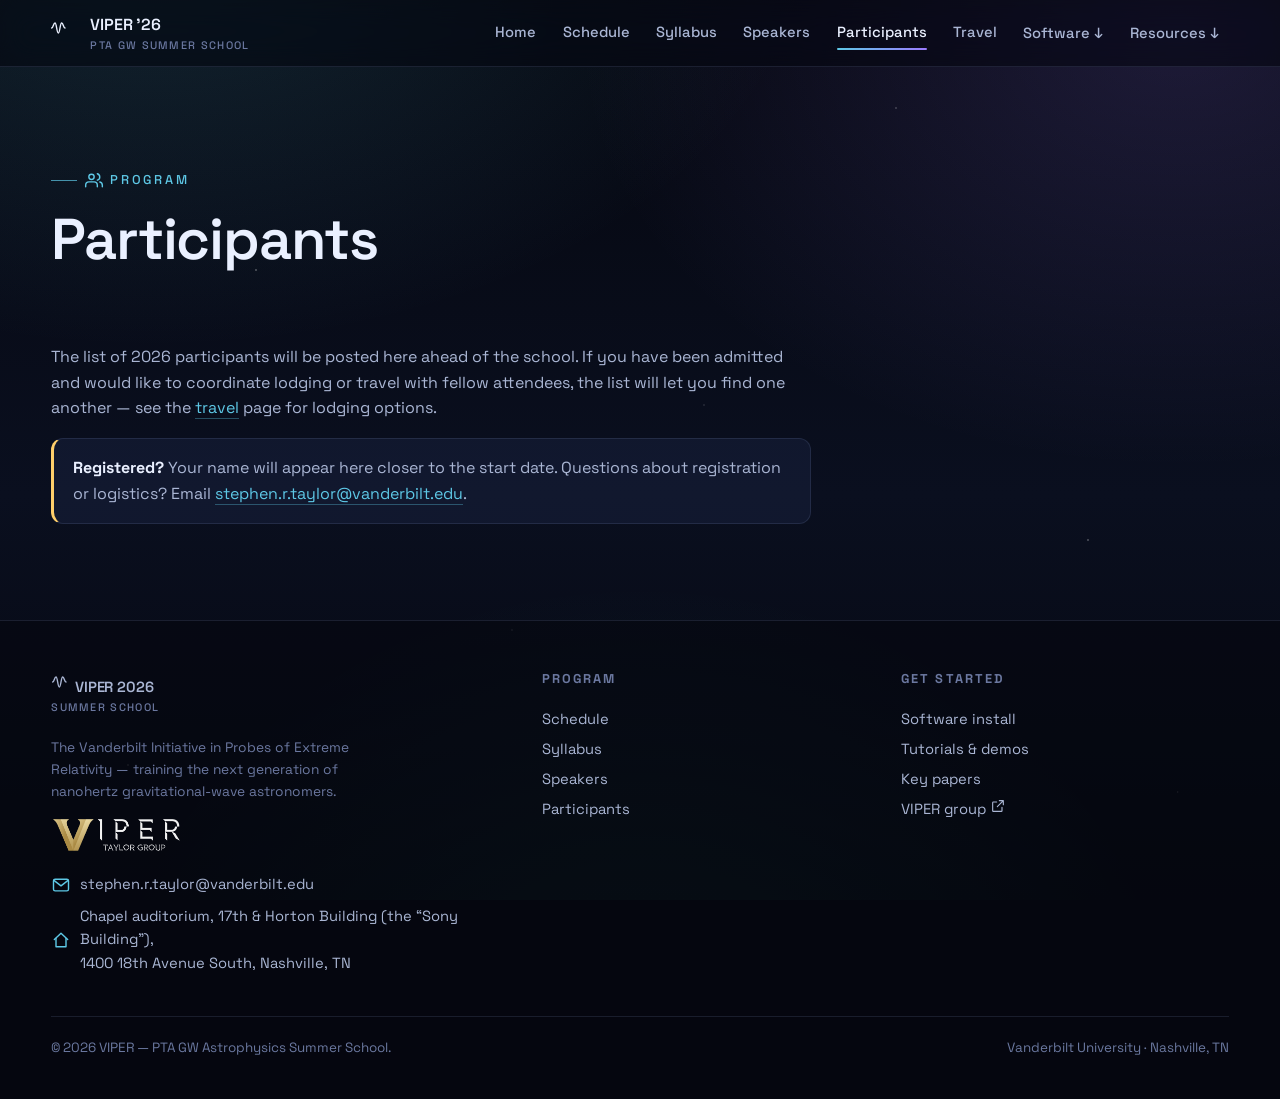
<file: participants.html>
<!DOCTYPE html>
<html lang="en">
<head>
<meta charset="utf-8" />
<meta name="viewport" content="width=device-width, initial-scale=1" />
<title>Participants &middot; VIPER 2026 Summer School</title>
<meta name="description" content="Participants of the 2026 VIPER PTA GW summer school." />
<link rel="icon" href="data:image/svg+xml,%3Csvg xmlns='http://www.w3.org/2000/svg' viewBox='0 0 24 24'%3E%3Cpath d='M2 12c2 0 2-6 4-6s2 12 4 12 2-12 4-12 2 6 4 6' fill='none' stroke='%235ec8e6' stroke-width='2' stroke-linecap='round'/%3E%3C/svg%3E" />
<link rel="preconnect" href="https://fonts.googleapis.com" />
<link rel="preconnect" href="https://fonts.gstatic.com" crossorigin />
<link href="https://fonts.googleapis.com/css2?family=Space+Grotesk:wght@400;500;600;700&family=JetBrains+Mono:wght@400;500&display=swap" rel="stylesheet" />
<link rel="stylesheet" href="assets/css/site.css?v=6" />
</head>
<body>
<div class="cosmos"></div>
<header class="nav"><div class="nav-inner"><a class="brand" href="index.html"><span class="mark"><svg width="20" height="20" viewBox="0 0 24 24" fill="none" stroke="currentColor" stroke-width="1.7" stroke-linecap="round" stroke-linejoin="round"><path d="M2 12c2 0 2-6 4-6s2 12 4 12 2-12 4-12 2 6 4 6"/></svg></span><span>VIPER &rsquo;26<small>PTA GW Summer School</small></span></a><button class="nav-toggle" aria-label="Menu"><svg width="22" height="22" viewBox="0 0 24 24" fill="none" stroke="currentColor" stroke-width="1.7" stroke-linecap="round" stroke-linejoin="round"><path d="M4 7h16M4 12h16M4 17h16"/></svg></button><nav class="nav-links"><a href="index.html">Home</a><a href="schedule.html">Schedule</a><a href="syllabus.html">Syllabus</a><a href="speakers.html">Speakers</a><a href="participants.html" class="active">Participants</a><a href="travel.html">Travel</a><span class="has-menu"><a href="installation.html">Software &darr;</a><span class="drop"><a href="installation.html">Installation</a><a href="tutorials.html">Tutorials &amp; demos</a></span></span><span class="has-menu"><a href="imp_papers.html">Resources &darr;</a><span class="drop"><a href="imp_papers.html">Key papers</a><a href="useful_links.html">Useful links</a></span></span></nav></div></header>
<main>

<section class="page-head"><div class="wrap">
  <span class="eyebrow"><svg width="20" height="20" viewBox="0 0 24 24" fill="none" stroke="currentColor" stroke-width="1.7" stroke-linecap="round" stroke-linejoin="round"><path d="M16 19v-2a4 4 0 0 0-4-4H6a4 4 0 0 0-4 4v2"/><circle cx="9" cy="7" r="3.2"/><path d="M22 19v-2a4 4 0 0 0-3-3.8M16 3.3A4 4 0 0 1 16 11"/></svg> Program</span>
  <h1>Participants</h1>
</div></section>
<section class="section tight"><div class="wrap"><div class="prose">
  <p>The list of 2026 participants will be posted here ahead of the school. If you have been
  admitted and would like to coordinate lodging or travel with fellow attendees, the list will
  let you find one another &mdash; see the <a href="travel.html">travel</a> page for lodging options.</p>
  <div class="note"><b>Registered?</b> Your name will appear here closer to the start date.
  Questions about registration or logistics? Email
  <a href="mailto:stephen.r.taylor@vanderbilt.edu">stephen.r.taylor@vanderbilt.edu</a>.</div>
</div></div></section>

</main>
<footer class="footer"><div class="wrap">
  <div class="footer-grid">
    <div>
      <a class="brand" href="index.html"><span class="mark"><svg width="20" height="20" viewBox="0 0 24 24" fill="none" stroke="currentColor" stroke-width="1.7" stroke-linecap="round" stroke-linejoin="round"><path d="M2 12c2 0 2-6 4-6s2 12 4 12 2-12 4-12 2 6 4 6"/></svg></span>
        <span>VIPER 2026<small>Summer School</small></span></a>
      <p class="muted" style="margin-top:1rem;max-width:34ch">
        The Vanderbilt Initiative in Probes of Extreme Relativity &mdash; training the next
        generation of nanohertz gravitational-wave astronomers.</p>
      <a class="viper-footer" href="https://as.vanderbilt.edu/viper/" target="_blank" rel="noopener" title="Visit the VIPER group at Vanderbilt">
        <img src="images/viper-logo.png" alt="VIPER at Vanderbilt University" /></a>
      <div class="contact-line"><svg width="20" height="20" viewBox="0 0 24 24" fill="none" stroke="currentColor" stroke-width="1.7" stroke-linecap="round" stroke-linejoin="round"><rect x="3" y="5" width="18" height="14" rx="2"/><path d="M3.5 6.5 12 13l8.5-6.5"/></svg><a href="mailto:stephen.r.taylor@vanderbilt.edu">stephen.r.taylor@vanderbilt.edu</a></div>
      <div class="contact-line"><svg width="20" height="20" viewBox="0 0 24 24" fill="none" stroke="currentColor" stroke-width="1.7" stroke-linecap="round" stroke-linejoin="round"><path d="M4 11.5 12 4l8 7.5"/><path d="M6 10v10h12V10"/></svg><span>Chapel auditorium, 17th &amp; Horton Building (the &ldquo;Sony Building&rdquo;),<br />1400 18th Avenue South, Nashville, TN</span></div>
    </div>
    <div>
      <h4>Program</h4>
      <a href="schedule.html">Schedule</a>
      <a href="syllabus.html">Syllabus</a>
      <a href="speakers.html">Speakers</a>
      <a href="participants.html">Participants</a>
    </div>
    <div>
      <h4>Get started</h4>
      <a href="installation.html">Software install</a>
      <a href="tutorials.html">Tutorials &amp; demos</a>
      <a href="imp_papers.html">Key papers</a>
      <a href="https://as.vanderbilt.edu/viper/">VIPER group <svg width="16" height="16" viewBox="0 0 24 24" fill="none" stroke="currentColor" stroke-width="1.7" stroke-linecap="round" stroke-linejoin="round"><path d="M14 4h6v6M20 4l-9 9M18 14v5a1 1 0 0 1-1 1H5a1 1 0 0 1-1-1V7a1 1 0 0 1 1-1h5"/></svg></a>
    </div>
  </div>
  <div class="copyright">
    <span>&copy; 2026 VIPER &mdash; PTA GW Astrophysics Summer School.</span>
    <span>Vanderbilt University &middot; Nashville, TN</span>
  </div>
</div></footer>
<script src="assets/js/site.js?v=6"></script>
</body>
</html>
</file>
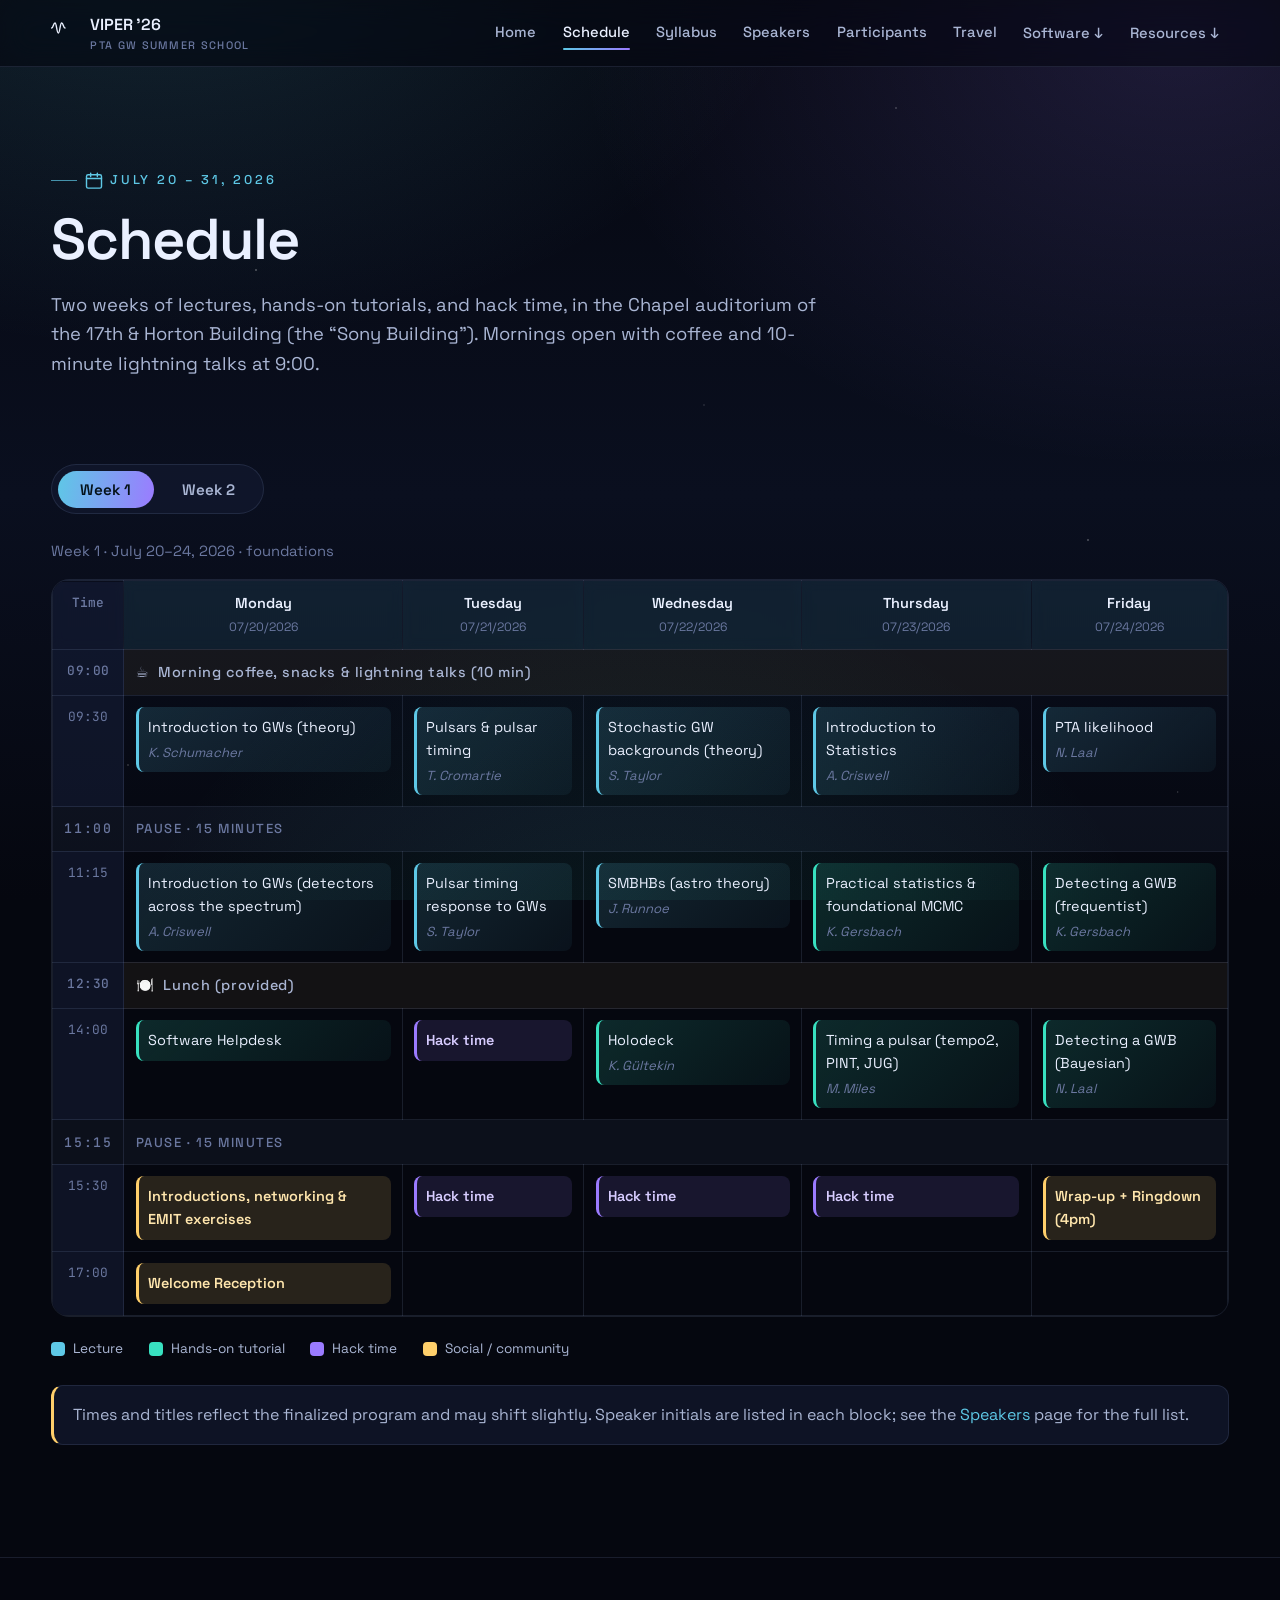
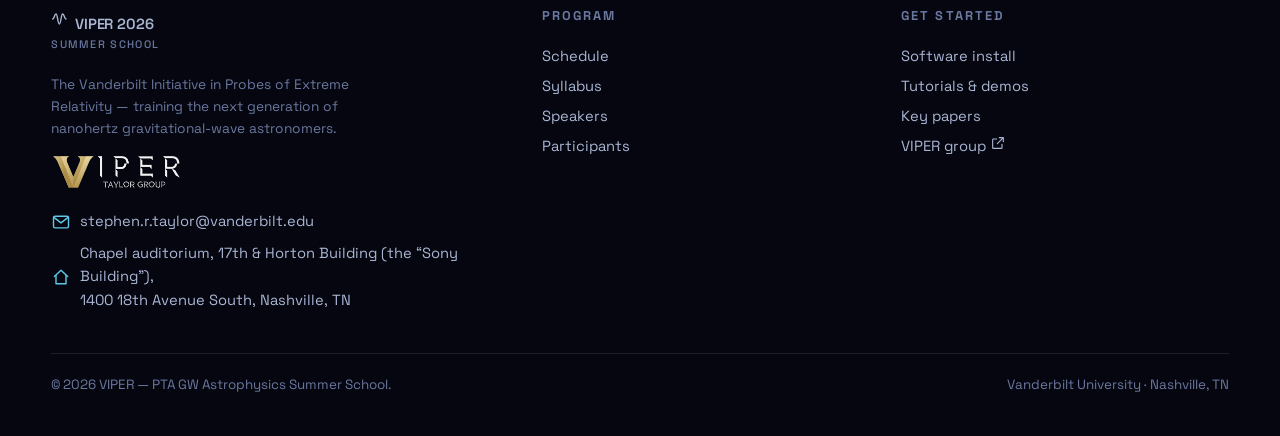
<file: schedule.html>
<!DOCTYPE html>
<html lang="en">
<head>
<meta charset="utf-8" />
<meta name="viewport" content="width=device-width, initial-scale=1" />
<title>Schedule &middot; VIPER 2026 Summer School</title>
<meta name="description" content="Two-week schedule for the 2026 VIPER PTA GW summer school." />
<link rel="icon" href="data:image/svg+xml,%3Csvg xmlns='http://www.w3.org/2000/svg' viewBox='0 0 24 24'%3E%3Cpath d='M2 12c2 0 2-6 4-6s2 12 4 12 2-12 4-12 2 6 4 6' fill='none' stroke='%235ec8e6' stroke-width='2' stroke-linecap='round'/%3E%3C/svg%3E" />
<link rel="preconnect" href="https://fonts.googleapis.com" />
<link rel="preconnect" href="https://fonts.gstatic.com" crossorigin />
<link href="https://fonts.googleapis.com/css2?family=Space+Grotesk:wght@400;500;600;700&family=JetBrains+Mono:wght@400;500&display=swap" rel="stylesheet" />
<link rel="stylesheet" href="assets/css/site.css?v=6" />
</head>
<body>
<div class="cosmos"></div>
<header class="nav"><div class="nav-inner"><a class="brand" href="index.html"><span class="mark"><svg width="20" height="20" viewBox="0 0 24 24" fill="none" stroke="currentColor" stroke-width="1.7" stroke-linecap="round" stroke-linejoin="round"><path d="M2 12c2 0 2-6 4-6s2 12 4 12 2-12 4-12 2 6 4 6"/></svg></span><span>VIPER &rsquo;26<small>PTA GW Summer School</small></span></a><button class="nav-toggle" aria-label="Menu"><svg width="22" height="22" viewBox="0 0 24 24" fill="none" stroke="currentColor" stroke-width="1.7" stroke-linecap="round" stroke-linejoin="round"><path d="M4 7h16M4 12h16M4 17h16"/></svg></button><nav class="nav-links"><a href="index.html">Home</a><a href="schedule.html" class="active">Schedule</a><a href="syllabus.html">Syllabus</a><a href="speakers.html">Speakers</a><a href="participants.html">Participants</a><a href="travel.html">Travel</a><span class="has-menu"><a href="installation.html">Software &darr;</a><span class="drop"><a href="installation.html">Installation</a><a href="tutorials.html">Tutorials &amp; demos</a></span></span><span class="has-menu"><a href="imp_papers.html">Resources &darr;</a><span class="drop"><a href="imp_papers.html">Key papers</a><a href="useful_links.html">Useful links</a></span></span></nav></div></header>
<main>

<section class="page-head"><div class="wrap">
  <span class="eyebrow"><svg width="20" height="20" viewBox="0 0 24 24" fill="none" stroke="currentColor" stroke-width="1.7" stroke-linecap="round" stroke-linejoin="round"><rect x="3" y="4.5" width="18" height="16" rx="2"/><path d="M3 9h18M8 2.5v4M16 2.5v4"/></svg> July 20 – 31, 2026</span>
  <h1>Schedule</h1>
  <p class="lead">Two weeks of lectures, hands-on tutorials, and hack time, in the Chapel auditorium
  of the 17th &amp; Horton Building (the &ldquo;Sony Building&rdquo;). Mornings open with coffee and 10-minute lightning talks at 9:00.</p>
</div></section>
<section class="section tight"><div class="wrap">
  <div class="week-tabs" data-tab-group data-tab-scope="#sched">
    <button class="week-tab active" data-tab="w1">Week 1</button>
    <button class="week-tab" data-tab="w2">Week 2</button>
  </div>
  <div id="sched">
    <div class="week-panel active" data-panel="w1">
      <p class="week-meta">Week 1 &middot; July 20&ndash;24, 2026 &middot; foundations</p>
      <div class="sched-scroll"><table class="sched"><thead><tr><th class="time">Time</th><th>Monday<span class="date">07/20/2026</span></th><th>Tuesday<span class="date">07/21/2026</span></th><th>Wednesday<span class="date">07/22/2026</span></th><th>Thursday<span class="date">07/23/2026</span></th><th>Friday<span class="date">07/24/2026</span></th></tr></thead><tbody><tr class="span-row coffee"><td class="time">09:00</td><td colspan="5">&#9749;&nbsp; Morning coffee, snacks &amp; lightning talks (10 min)</td></tr><tr><td class="time">09:30</td><td><div class="cell lecture">Introduction to GWs (theory)<span class="who">K. Schumacher</span></div></td><td><div class="cell lecture">Pulsars &amp; pulsar timing<span class="who">T. Cromartie</span></div></td><td><div class="cell lecture">Stochastic GW backgrounds (theory)<span class="who">S. Taylor</span></div></td><td><div class="cell lecture">Introduction to Statistics<span class="who">A. Criswell</span></div></td><td><div class="cell lecture">PTA likelihood<span class="who">N. Laal</span></div></td></tr><tr class="span-row pause"><td class="time">11:00</td><td colspan="5">Pause &middot; 15 minutes</td></tr><tr><td class="time">11:15</td><td><div class="cell lecture">Introduction to GWs (detectors across the spectrum)<span class="who">A. Criswell</span></div></td><td><div class="cell lecture">Pulsar timing response to GWs<span class="who">S. Taylor</span></div></td><td><div class="cell lecture">SMBHBs (astro theory)<span class="who">J. Runnoe</span></div></td><td><div class="cell hands">Practical statistics &amp; foundational MCMC<span class="who">K. Gersbach</span></div></td><td><div class="cell hands">Detecting a GWB (frequentist)<span class="who">K. Gersbach</span></div></td></tr><tr class="span-row lunch"><td class="time">12:30</td><td colspan="5">&#127869;&#65039;&nbsp; Lunch (provided)</td></tr><tr><td class="time">14:00</td><td><div class="cell hands">Software Helpdesk</div></td><td><div class="cell hack">Hack time</div></td><td><div class="cell hands">Holodeck<span class="who">K. G&uuml;ltekin</span></div></td><td><div class="cell hands">Timing a pulsar (tempo2, PINT, JUG)<span class="who">M. Miles</span></div></td><td><div class="cell hands">Detecting a GWB (Bayesian)<span class="who">N. Laal</span></div></td></tr><tr class="span-row pause"><td class="time">15:15</td><td colspan="5">Pause &middot; 15 minutes</td></tr><tr><td class="time">15:30</td><td><div class="cell social">Introductions, networking &amp; EMIT exercises</div></td><td><div class="cell hack">Hack time</div></td><td><div class="cell hack">Hack time</div></td><td><div class="cell hack">Hack time</div></td><td><div class="cell social">Wrap-up + Ringdown (4pm)</div></td></tr><tr><td class="time">17:00</td><td><div class="cell social">Welcome Reception</div></td><td class="empty"></td><td class="empty"></td><td class="empty"></td><td class="empty"></td></tr></tbody></table></div>
    </div>
    <div class="week-panel" data-panel="w2">
      <p class="week-meta">Week 2 &middot; July 27&ndash;31, 2026 &middot; frontier topics &amp; methods</p>
      <div class="sched-scroll"><table class="sched"><thead><tr><th class="time">Time</th><th>Monday<span class="date">07/27/2026</span></th><th>Tuesday<span class="date">07/28/2026</span></th><th>Wednesday<span class="date">07/29/2026</span></th><th>Thursday<span class="date">07/30/2026</span></th><th>Friday<span class="date">07/31/2026</span></th></tr></thead><tbody><tr class="span-row coffee"><td class="time">09:00</td><td colspan="5">&#9749;&nbsp; Morning coffee, snacks &amp; lightning talks (10 min)</td></tr><tr><td class="time">09:30</td><td><div class="cell lecture">New Physics GW Signals<span class="who">A. Mitridate / K. Schumacher</span></div></td><td><div class="cell lecture">Noise<span class="who">B. Larsen</span></div></td><td><div class="cell lecture">EM SMBHBs<span class="who">M. Charisi</span></div></td><td><div class="cell lecture">Advanced Sampling Methods<span class="who">T. Littenberg</span></div></td><td><div class="cell social">Summary, student talks &amp; goodbyes</div></td></tr><tr class="span-row pause"><td class="time">11:00</td><td colspan="5">Pause &middot; 15 minutes</td></tr><tr><td class="time">11:15</td><td><div class="cell hands">PTArcade<span class="who">D. Wright</span></div></td><td><div class="cell lecture">Continuous GW Signals<span class="who">C. Witt / M. Miles</span></div></td><td><div class="cell lecture">GWB Population inference<span class="who">N. Laal</span></div></td><td><div class="cell hack">Hack time</div></td><td class="empty"></td></tr><tr class="span-row lunch"><td class="time">12:30</td><td colspan="5">&#127869;&#65039;&nbsp; Lunch (provided)</td></tr><tr><td class="time">14:00</td><td><div class="cell lecture">ORFs, Anisotropy, Polarization &amp; Beyond-GR<span class="who">L. Schult</span></div></td><td><div class="cell hands">Detecting a CW Signal<span class="who">M. Miles</span></div></td><td><div class="cell hack">Hack time</div></td><td><div class="cell hack">Hack time</div></td><td class="empty"></td></tr><tr class="span-row pause"><td class="time">15:15</td><td colspan="5">Pause &middot; 15 minutes</td></tr><tr><td class="time">15:30</td><td><div class="cell hack">Hack time</div></td><td><div class="cell hack">Hack time</div></td><td><div class="cell hack">Hack time</div></td><td><div class="cell hack">Hack time</div></td><td class="empty"></td></tr></tbody></table></div>
    </div>
  </div>
  <div class="legend"><span><i class="lg-lecture"></i> Lecture</span><span><i class="lg-hands"></i> Hands-on tutorial</span><span><i class="lg-hack"></i> Hack time</span><span><i class="lg-social"></i> Social / community</span></div>
  <p class="note" style="margin-top:1.6rem">Times and titles reflect the finalized program and may
  shift slightly. Speaker initials are listed in each block; see the
  <a href="speakers.html">Speakers</a> page for the full list.</p>
</div></section>

</main>
<footer class="footer"><div class="wrap">
  <div class="footer-grid">
    <div>
      <a class="brand" href="index.html"><span class="mark"><svg width="20" height="20" viewBox="0 0 24 24" fill="none" stroke="currentColor" stroke-width="1.7" stroke-linecap="round" stroke-linejoin="round"><path d="M2 12c2 0 2-6 4-6s2 12 4 12 2-12 4-12 2 6 4 6"/></svg></span>
        <span>VIPER 2026<small>Summer School</small></span></a>
      <p class="muted" style="margin-top:1rem;max-width:34ch">
        The Vanderbilt Initiative in Probes of Extreme Relativity &mdash; training the next
        generation of nanohertz gravitational-wave astronomers.</p>
      <a class="viper-footer" href="https://as.vanderbilt.edu/viper/" target="_blank" rel="noopener" title="Visit the VIPER group at Vanderbilt">
        <img src="images/viper-logo.png" alt="VIPER at Vanderbilt University" /></a>
      <div class="contact-line"><svg width="20" height="20" viewBox="0 0 24 24" fill="none" stroke="currentColor" stroke-width="1.7" stroke-linecap="round" stroke-linejoin="round"><rect x="3" y="5" width="18" height="14" rx="2"/><path d="M3.5 6.5 12 13l8.5-6.5"/></svg><a href="mailto:stephen.r.taylor@vanderbilt.edu">stephen.r.taylor@vanderbilt.edu</a></div>
      <div class="contact-line"><svg width="20" height="20" viewBox="0 0 24 24" fill="none" stroke="currentColor" stroke-width="1.7" stroke-linecap="round" stroke-linejoin="round"><path d="M4 11.5 12 4l8 7.5"/><path d="M6 10v10h12V10"/></svg><span>Chapel auditorium, 17th &amp; Horton Building (the &ldquo;Sony Building&rdquo;),<br />1400 18th Avenue South, Nashville, TN</span></div>
    </div>
    <div>
      <h4>Program</h4>
      <a href="schedule.html">Schedule</a>
      <a href="syllabus.html">Syllabus</a>
      <a href="speakers.html">Speakers</a>
      <a href="participants.html">Participants</a>
    </div>
    <div>
      <h4>Get started</h4>
      <a href="installation.html">Software install</a>
      <a href="tutorials.html">Tutorials &amp; demos</a>
      <a href="imp_papers.html">Key papers</a>
      <a href="https://as.vanderbilt.edu/viper/">VIPER group <svg width="16" height="16" viewBox="0 0 24 24" fill="none" stroke="currentColor" stroke-width="1.7" stroke-linecap="round" stroke-linejoin="round"><path d="M14 4h6v6M20 4l-9 9M18 14v5a1 1 0 0 1-1 1H5a1 1 0 0 1-1-1V7a1 1 0 0 1 1-1h5"/></svg></a>
    </div>
  </div>
  <div class="copyright">
    <span>&copy; 2026 VIPER &mdash; PTA GW Astrophysics Summer School.</span>
    <span>Vanderbilt University &middot; Nashville, TN</span>
  </div>
</div></footer>
<script src="assets/js/site.js?v=6"></script>
</body>
</html>
</file>
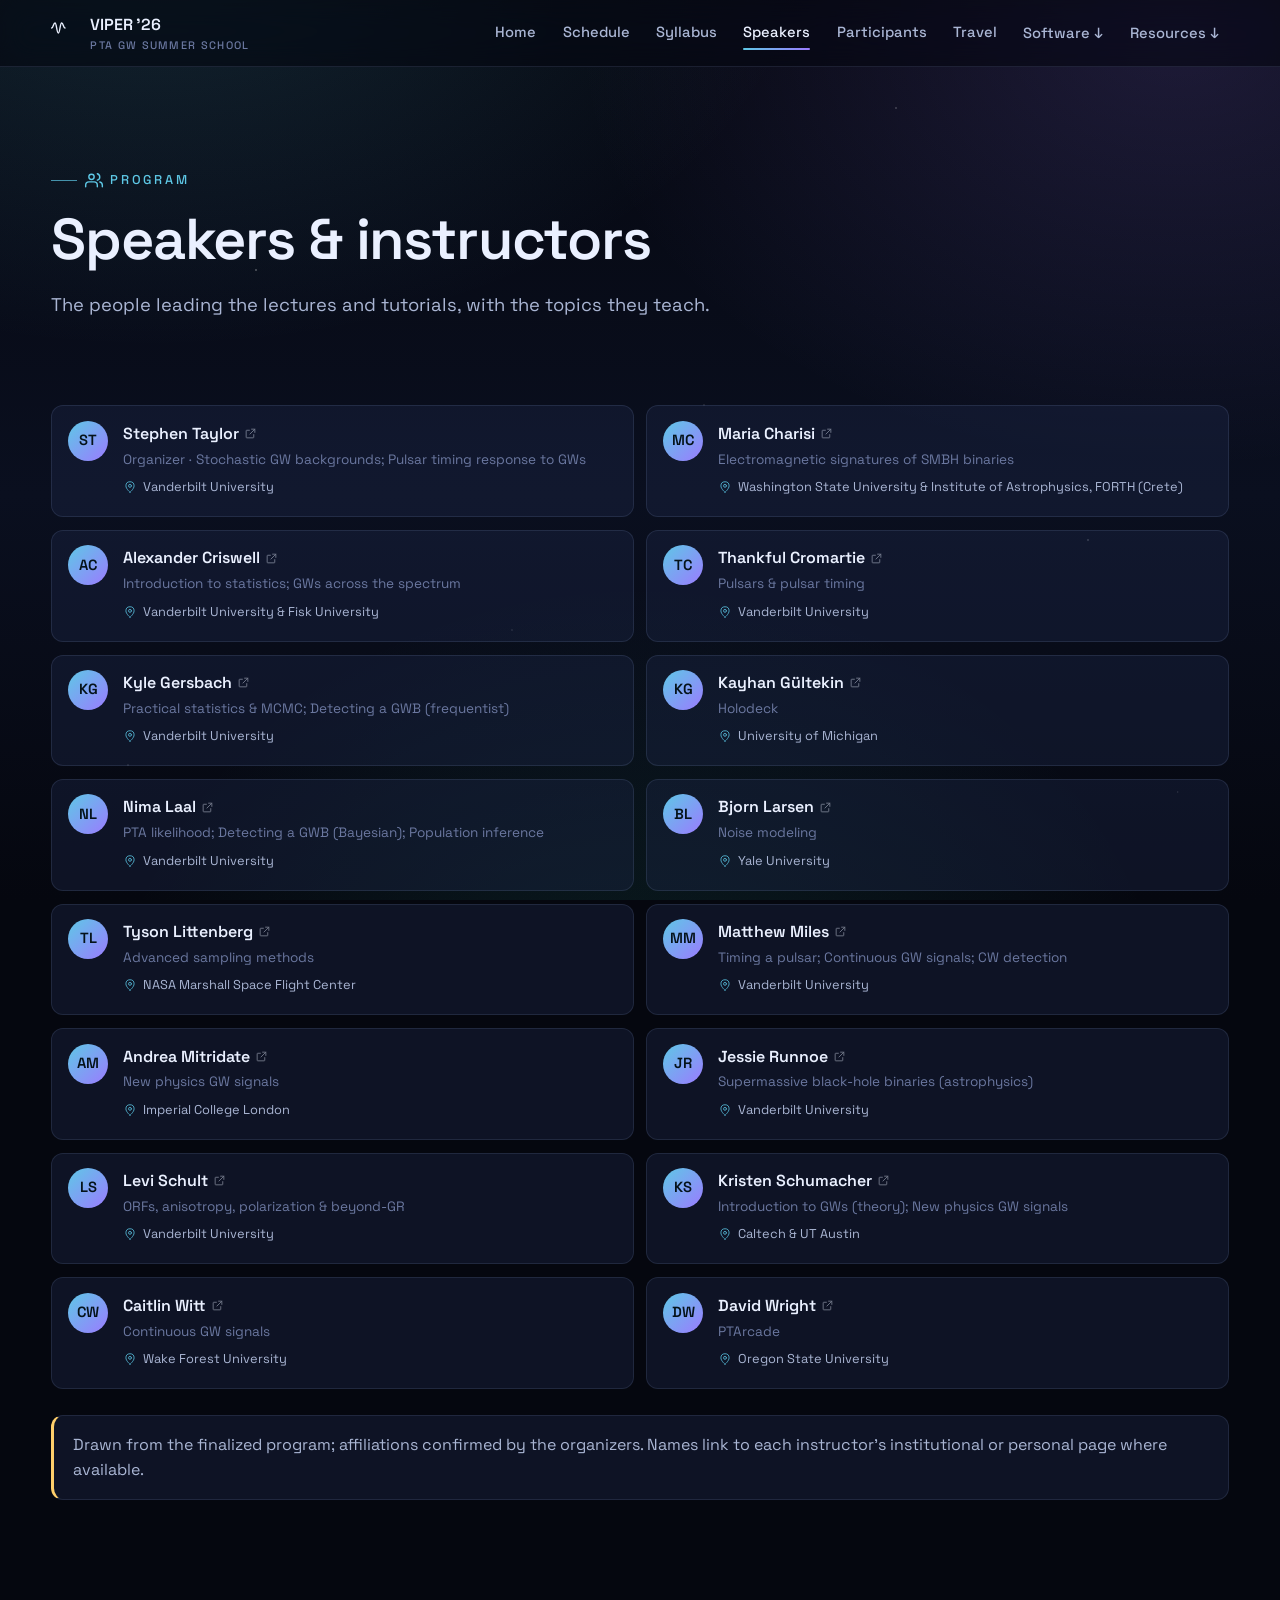
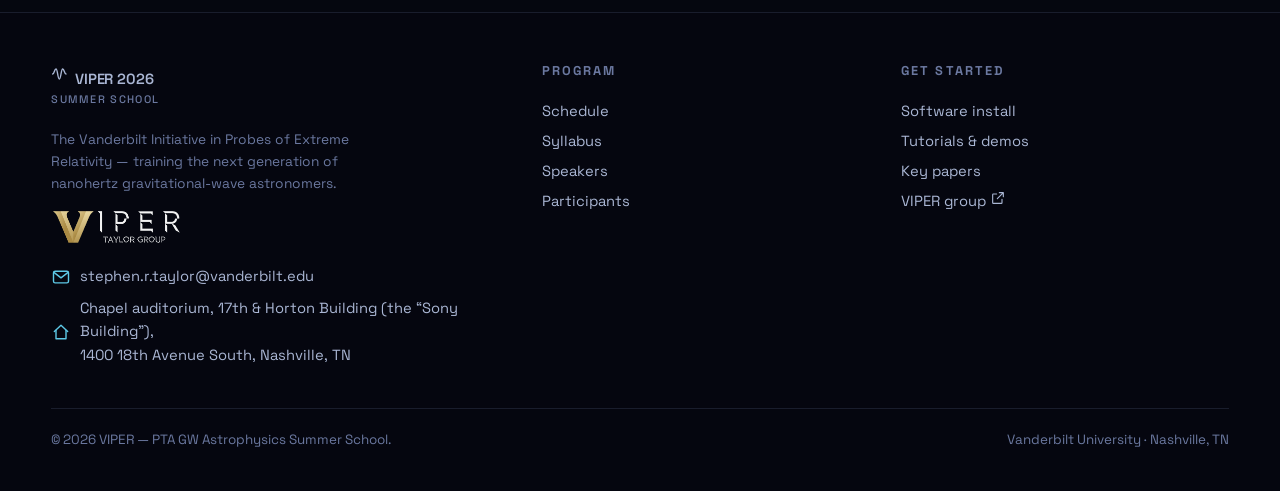
<file: speakers.html>
<!DOCTYPE html>
<html lang="en">
<head>
<meta charset="utf-8" />
<meta name="viewport" content="width=device-width, initial-scale=1" />
<title>Speakers &middot; VIPER 2026 Summer School</title>
<meta name="description" content="Speakers and instructors at the 2026 VIPER PTA GW summer school." />
<link rel="icon" href="data:image/svg+xml,%3Csvg xmlns='http://www.w3.org/2000/svg' viewBox='0 0 24 24'%3E%3Cpath d='M2 12c2 0 2-6 4-6s2 12 4 12 2-12 4-12 2 6 4 6' fill='none' stroke='%235ec8e6' stroke-width='2' stroke-linecap='round'/%3E%3C/svg%3E" />
<link rel="preconnect" href="https://fonts.googleapis.com" />
<link rel="preconnect" href="https://fonts.gstatic.com" crossorigin />
<link href="https://fonts.googleapis.com/css2?family=Space+Grotesk:wght@400;500;600;700&family=JetBrains+Mono:wght@400;500&display=swap" rel="stylesheet" />
<link rel="stylesheet" href="assets/css/site.css?v=6" />
</head>
<body>
<div class="cosmos"></div>
<header class="nav"><div class="nav-inner"><a class="brand" href="index.html"><span class="mark"><svg width="20" height="20" viewBox="0 0 24 24" fill="none" stroke="currentColor" stroke-width="1.7" stroke-linecap="round" stroke-linejoin="round"><path d="M2 12c2 0 2-6 4-6s2 12 4 12 2-12 4-12 2 6 4 6"/></svg></span><span>VIPER &rsquo;26<small>PTA GW Summer School</small></span></a><button class="nav-toggle" aria-label="Menu"><svg width="22" height="22" viewBox="0 0 24 24" fill="none" stroke="currentColor" stroke-width="1.7" stroke-linecap="round" stroke-linejoin="round"><path d="M4 7h16M4 12h16M4 17h16"/></svg></button><nav class="nav-links"><a href="index.html">Home</a><a href="schedule.html">Schedule</a><a href="syllabus.html">Syllabus</a><a href="speakers.html" class="active">Speakers</a><a href="participants.html">Participants</a><a href="travel.html">Travel</a><span class="has-menu"><a href="installation.html">Software &darr;</a><span class="drop"><a href="installation.html">Installation</a><a href="tutorials.html">Tutorials &amp; demos</a></span></span><span class="has-menu"><a href="imp_papers.html">Resources &darr;</a><span class="drop"><a href="imp_papers.html">Key papers</a><a href="useful_links.html">Useful links</a></span></span></nav></div></header>
<main>

<section class="page-head"><div class="wrap">
  <span class="eyebrow"><svg width="20" height="20" viewBox="0 0 24 24" fill="none" stroke="currentColor" stroke-width="1.7" stroke-linecap="round" stroke-linejoin="round"><path d="M16 19v-2a4 4 0 0 0-4-4H6a4 4 0 0 0-4 4v2"/><circle cx="9" cy="7" r="3.2"/><path d="M22 19v-2a4 4 0 0 0-3-3.8M16 3.3A4 4 0 0 1 16 11"/></svg> Program</span>
  <h1>Speakers &amp; instructors</h1>
  <p class="lead">The people leading the lectures and tutorials, with the topics they teach.</p>
</div></section>
<section class="section tight"><div class="wrap">
  <div class="people"><div class="person"><span class="av">ST</span><div><div class="nm"><a href="https://my.vanderbilt.edu/stephentaylor/" target="_blank" rel="noopener" title="Stephen Taylor &mdash; homepage">Stephen Taylor<svg width="16" height="16" viewBox="0 0 24 24" fill="none" stroke="currentColor" stroke-width="1.7" stroke-linecap="round" stroke-linejoin="round"><path d="M14 4h6v6M20 4l-9 9M18 14v5a1 1 0 0 1-1 1H5a1 1 0 0 1-1-1V7a1 1 0 0 1 1-1h5"/></svg></a></div><div class="tp">Organizer &middot; Stochastic GW backgrounds; Pulsar timing response to GWs</div><div class="af"><svg width="20" height="20" viewBox="0 0 24 24" fill="none" stroke="currentColor" stroke-width="1.7" stroke-linecap="round" stroke-linejoin="round"><path d="M12 21s7-5.6 7-11a7 7 0 1 0-14 0c0 5.4 7 11 7 11z"/><circle cx="12" cy="10" r="2.5"/></svg><span>Vanderbilt University</span></div></div></div><div class="person"><span class="av">MC</span><div><div class="nm"><a href="https://physics.wsu.edu/faculty-staff/wsu-profile/maria.charisi/" target="_blank" rel="noopener" title="Maria Charisi &mdash; homepage">Maria Charisi<svg width="16" height="16" viewBox="0 0 24 24" fill="none" stroke="currentColor" stroke-width="1.7" stroke-linecap="round" stroke-linejoin="round"><path d="M14 4h6v6M20 4l-9 9M18 14v5a1 1 0 0 1-1 1H5a1 1 0 0 1-1-1V7a1 1 0 0 1 1-1h5"/></svg></a></div><div class="tp">Electromagnetic signatures of SMBH binaries</div><div class="af"><svg width="20" height="20" viewBox="0 0 24 24" fill="none" stroke="currentColor" stroke-width="1.7" stroke-linecap="round" stroke-linejoin="round"><path d="M12 21s7-5.6 7-11a7 7 0 1 0-14 0c0 5.4 7 11 7 11z"/><circle cx="12" cy="10" r="2.5"/></svg><span>Washington State University &amp; Institute of Astrophysics, FORTH (Crete)</span></div></div></div><div class="person"><span class="av">AC</span><div><div class="nm"><a href="https://criswellalexander.github.io/" target="_blank" rel="noopener" title="Alexander Criswell &mdash; homepage">Alexander Criswell<svg width="16" height="16" viewBox="0 0 24 24" fill="none" stroke="currentColor" stroke-width="1.7" stroke-linecap="round" stroke-linejoin="round"><path d="M14 4h6v6M20 4l-9 9M18 14v5a1 1 0 0 1-1 1H5a1 1 0 0 1-1-1V7a1 1 0 0 1 1-1h5"/></svg></a></div><div class="tp">Introduction to statistics; GWs across the spectrum</div><div class="af"><svg width="20" height="20" viewBox="0 0 24 24" fill="none" stroke="currentColor" stroke-width="1.7" stroke-linecap="round" stroke-linejoin="round"><path d="M12 21s7-5.6 7-11a7 7 0 1 0-14 0c0 5.4 7 11 7 11z"/><circle cx="12" cy="10" r="2.5"/></svg><span>Vanderbilt University &amp; Fisk University</span></div></div></div><div class="person"><span class="av">TC</span><div><div class="nm"><a href="https://tcromartie.github.io/" target="_blank" rel="noopener" title="Thankful Cromartie &mdash; homepage">Thankful Cromartie<svg width="16" height="16" viewBox="0 0 24 24" fill="none" stroke="currentColor" stroke-width="1.7" stroke-linecap="round" stroke-linejoin="round"><path d="M14 4h6v6M20 4l-9 9M18 14v5a1 1 0 0 1-1 1H5a1 1 0 0 1-1-1V7a1 1 0 0 1 1-1h5"/></svg></a></div><div class="tp">Pulsars &amp; pulsar timing</div><div class="af"><svg width="20" height="20" viewBox="0 0 24 24" fill="none" stroke="currentColor" stroke-width="1.7" stroke-linecap="round" stroke-linejoin="round"><path d="M12 21s7-5.6 7-11a7 7 0 1 0-14 0c0 5.4 7 11 7 11z"/><circle cx="12" cy="10" r="2.5"/></svg><span>Vanderbilt University</span></div></div></div><div class="person"><span class="av">KG</span><div><div class="nm"><a href="https://github.com/GersbachKa" target="_blank" rel="noopener" title="Kyle Gersbach &mdash; homepage">Kyle Gersbach<svg width="16" height="16" viewBox="0 0 24 24" fill="none" stroke="currentColor" stroke-width="1.7" stroke-linecap="round" stroke-linejoin="round"><path d="M14 4h6v6M20 4l-9 9M18 14v5a1 1 0 0 1-1 1H5a1 1 0 0 1-1-1V7a1 1 0 0 1 1-1h5"/></svg></a></div><div class="tp">Practical statistics &amp; MCMC; Detecting a GWB (frequentist)</div><div class="af"><svg width="20" height="20" viewBox="0 0 24 24" fill="none" stroke="currentColor" stroke-width="1.7" stroke-linecap="round" stroke-linejoin="round"><path d="M12 21s7-5.6 7-11a7 7 0 1 0-14 0c0 5.4 7 11 7 11z"/><circle cx="12" cy="10" r="2.5"/></svg><span>Vanderbilt University</span></div></div></div><div class="person"><span class="av">KG</span><div><div class="nm"><a href="https://lsa.umich.edu/astro/people/core-faculty/kayhan.html" target="_blank" rel="noopener" title="Kayhan G&uuml;ltekin &mdash; homepage">Kayhan G&uuml;ltekin<svg width="16" height="16" viewBox="0 0 24 24" fill="none" stroke="currentColor" stroke-width="1.7" stroke-linecap="round" stroke-linejoin="round"><path d="M14 4h6v6M20 4l-9 9M18 14v5a1 1 0 0 1-1 1H5a1 1 0 0 1-1-1V7a1 1 0 0 1 1-1h5"/></svg></a></div><div class="tp">Holodeck</div><div class="af"><svg width="20" height="20" viewBox="0 0 24 24" fill="none" stroke="currentColor" stroke-width="1.7" stroke-linecap="round" stroke-linejoin="round"><path d="M12 21s7-5.6 7-11a7 7 0 1 0-14 0c0 5.4 7 11 7 11z"/><circle cx="12" cy="10" r="2.5"/></svg><span>University of Michigan</span></div></div></div><div class="person"><span class="av">NL</span><div><div class="nm"><a href="https://scholar.google.com/citations?user=iXK_XbUAAAAJ&amp;hl=en" target="_blank" rel="noopener" title="Nima Laal &mdash; homepage">Nima Laal<svg width="16" height="16" viewBox="0 0 24 24" fill="none" stroke="currentColor" stroke-width="1.7" stroke-linecap="round" stroke-linejoin="round"><path d="M14 4h6v6M20 4l-9 9M18 14v5a1 1 0 0 1-1 1H5a1 1 0 0 1-1-1V7a1 1 0 0 1 1-1h5"/></svg></a></div><div class="tp">PTA likelihood; Detecting a GWB (Bayesian); Population inference</div><div class="af"><svg width="20" height="20" viewBox="0 0 24 24" fill="none" stroke="currentColor" stroke-width="1.7" stroke-linecap="round" stroke-linejoin="round"><path d="M12 21s7-5.6 7-11a7 7 0 1 0-14 0c0 5.4 7 11 7 11z"/><circle cx="12" cy="10" r="2.5"/></svg><span>Vanderbilt University</span></div></div></div><div class="person"><span class="av">BL</span><div><div class="nm"><a href="https://physics.yale.edu/people/bjorn-larsen" target="_blank" rel="noopener" title="Bjorn Larsen &mdash; homepage">Bjorn Larsen<svg width="16" height="16" viewBox="0 0 24 24" fill="none" stroke="currentColor" stroke-width="1.7" stroke-linecap="round" stroke-linejoin="round"><path d="M14 4h6v6M20 4l-9 9M18 14v5a1 1 0 0 1-1 1H5a1 1 0 0 1-1-1V7a1 1 0 0 1 1-1h5"/></svg></a></div><div class="tp">Noise modeling</div><div class="af"><svg width="20" height="20" viewBox="0 0 24 24" fill="none" stroke="currentColor" stroke-width="1.7" stroke-linecap="round" stroke-linejoin="round"><path d="M12 21s7-5.6 7-11a7 7 0 1 0-14 0c0 5.4 7 11 7 11z"/><circle cx="12" cy="10" r="2.5"/></svg><span>Yale University</span></div></div></div><div class="person"><span class="av">TL</span><div><div class="nm"><a href="https://github.com/tlittenberg" target="_blank" rel="noopener" title="Tyson Littenberg &mdash; homepage">Tyson Littenberg<svg width="16" height="16" viewBox="0 0 24 24" fill="none" stroke="currentColor" stroke-width="1.7" stroke-linecap="round" stroke-linejoin="round"><path d="M14 4h6v6M20 4l-9 9M18 14v5a1 1 0 0 1-1 1H5a1 1 0 0 1-1-1V7a1 1 0 0 1 1-1h5"/></svg></a></div><div class="tp">Advanced sampling methods</div><div class="af"><svg width="20" height="20" viewBox="0 0 24 24" fill="none" stroke="currentColor" stroke-width="1.7" stroke-linecap="round" stroke-linejoin="round"><path d="M12 21s7-5.6 7-11a7 7 0 1 0-14 0c0 5.4 7 11 7 11z"/><circle cx="12" cy="10" r="2.5"/></svg><span>NASA Marshall Space Flight Center</span></div></div></div><div class="person"><span class="av">MM</span><div><div class="nm"><a href="https://scholar.google.com/citations?user=9YRwljUAAAAJ&amp;hl=en" target="_blank" rel="noopener" title="Matthew Miles &mdash; homepage">Matthew Miles<svg width="16" height="16" viewBox="0 0 24 24" fill="none" stroke="currentColor" stroke-width="1.7" stroke-linecap="round" stroke-linejoin="round"><path d="M14 4h6v6M20 4l-9 9M18 14v5a1 1 0 0 1-1 1H5a1 1 0 0 1-1-1V7a1 1 0 0 1 1-1h5"/></svg></a></div><div class="tp">Timing a pulsar; Continuous GW signals; CW detection</div><div class="af"><svg width="20" height="20" viewBox="0 0 24 24" fill="none" stroke="currentColor" stroke-width="1.7" stroke-linecap="round" stroke-linejoin="round"><path d="M12 21s7-5.6 7-11a7 7 0 1 0-14 0c0 5.4 7 11 7 11z"/><circle cx="12" cy="10" r="2.5"/></svg><span>Vanderbilt University</span></div></div></div><div class="person"><span class="av">AM</span><div><div class="nm"><a href="https://andreamitridate.com/" target="_blank" rel="noopener" title="Andrea Mitridate &mdash; homepage">Andrea Mitridate<svg width="16" height="16" viewBox="0 0 24 24" fill="none" stroke="currentColor" stroke-width="1.7" stroke-linecap="round" stroke-linejoin="round"><path d="M14 4h6v6M20 4l-9 9M18 14v5a1 1 0 0 1-1 1H5a1 1 0 0 1-1-1V7a1 1 0 0 1 1-1h5"/></svg></a></div><div class="tp">New physics GW signals</div><div class="af"><svg width="20" height="20" viewBox="0 0 24 24" fill="none" stroke="currentColor" stroke-width="1.7" stroke-linecap="round" stroke-linejoin="round"><path d="M12 21s7-5.6 7-11a7 7 0 1 0-14 0c0 5.4 7 11 7 11z"/><circle cx="12" cy="10" r="2.5"/></svg><span>Imperial College London</span></div></div></div><div class="person"><span class="av">JR</span><div><div class="nm"><a href="https://as.vanderbilt.edu/physics-astronomy/bio/jessie-runnoe/" target="_blank" rel="noopener" title="Jessie Runnoe &mdash; homepage">Jessie Runnoe<svg width="16" height="16" viewBox="0 0 24 24" fill="none" stroke="currentColor" stroke-width="1.7" stroke-linecap="round" stroke-linejoin="round"><path d="M14 4h6v6M20 4l-9 9M18 14v5a1 1 0 0 1-1 1H5a1 1 0 0 1-1-1V7a1 1 0 0 1 1-1h5"/></svg></a></div><div class="tp">Supermassive black-hole binaries (astrophysics)</div><div class="af"><svg width="20" height="20" viewBox="0 0 24 24" fill="none" stroke="currentColor" stroke-width="1.7" stroke-linecap="round" stroke-linejoin="round"><path d="M12 21s7-5.6 7-11a7 7 0 1 0-14 0c0 5.4 7 11 7 11z"/><circle cx="12" cy="10" r="2.5"/></svg><span>Vanderbilt University</span></div></div></div><div class="person"><span class="av">LS</span><div><div class="nm"><a href="https://nanograv.org/student-researcher/levi-schult" target="_blank" rel="noopener" title="Levi Schult &mdash; homepage">Levi Schult<svg width="16" height="16" viewBox="0 0 24 24" fill="none" stroke="currentColor" stroke-width="1.7" stroke-linecap="round" stroke-linejoin="round"><path d="M14 4h6v6M20 4l-9 9M18 14v5a1 1 0 0 1-1 1H5a1 1 0 0 1-1-1V7a1 1 0 0 1 1-1h5"/></svg></a></div><div class="tp">ORFs, anisotropy, polarization &amp; beyond-GR</div><div class="af"><svg width="20" height="20" viewBox="0 0 24 24" fill="none" stroke="currentColor" stroke-width="1.7" stroke-linecap="round" stroke-linejoin="round"><path d="M12 21s7-5.6 7-11a7 7 0 1 0-14 0c0 5.4 7 11 7 11z"/><circle cx="12" cy="10" r="2.5"/></svg><span>Vanderbilt University</span></div></div></div><div class="person"><span class="av">KS</span><div><div class="nm"><a href="https://www.pma.caltech.edu/people/kristen-schumacher-aloh" target="_blank" rel="noopener" title="Kristen Schumacher &mdash; homepage">Kristen Schumacher<svg width="16" height="16" viewBox="0 0 24 24" fill="none" stroke="currentColor" stroke-width="1.7" stroke-linecap="round" stroke-linejoin="round"><path d="M14 4h6v6M20 4l-9 9M18 14v5a1 1 0 0 1-1 1H5a1 1 0 0 1-1-1V7a1 1 0 0 1 1-1h5"/></svg></a></div><div class="tp">Introduction to GWs (theory); New physics GW signals</div><div class="af"><svg width="20" height="20" viewBox="0 0 24 24" fill="none" stroke="currentColor" stroke-width="1.7" stroke-linecap="round" stroke-linejoin="round"><path d="M12 21s7-5.6 7-11a7 7 0 1 0-14 0c0 5.4 7 11 7 11z"/><circle cx="12" cy="10" r="2.5"/></svg><span>Caltech &amp; UT Austin</span></div></div></div><div class="person"><span class="av">CW</span><div><div class="nm"><a href="https://caitlinawitt.github.io/" target="_blank" rel="noopener" title="Caitlin Witt &mdash; homepage">Caitlin Witt<svg width="16" height="16" viewBox="0 0 24 24" fill="none" stroke="currentColor" stroke-width="1.7" stroke-linecap="round" stroke-linejoin="round"><path d="M14 4h6v6M20 4l-9 9M18 14v5a1 1 0 0 1-1 1H5a1 1 0 0 1-1-1V7a1 1 0 0 1 1-1h5"/></svg></a></div><div class="tp">Continuous GW signals</div><div class="af"><svg width="20" height="20" viewBox="0 0 24 24" fill="none" stroke="currentColor" stroke-width="1.7" stroke-linecap="round" stroke-linejoin="round"><path d="M12 21s7-5.6 7-11a7 7 0 1 0-14 0c0 5.4 7 11 7 11z"/><circle cx="12" cy="10" r="2.5"/></svg><span>Wake Forest University</span></div></div></div><div class="person"><span class="av">DW</span><div><div class="nm"><a href="https://github.com/davecwright3" target="_blank" rel="noopener" title="David Wright &mdash; homepage">David Wright<svg width="16" height="16" viewBox="0 0 24 24" fill="none" stroke="currentColor" stroke-width="1.7" stroke-linecap="round" stroke-linejoin="round"><path d="M14 4h6v6M20 4l-9 9M18 14v5a1 1 0 0 1-1 1H5a1 1 0 0 1-1-1V7a1 1 0 0 1 1-1h5"/></svg></a></div><div class="tp">PTArcade</div><div class="af"><svg width="20" height="20" viewBox="0 0 24 24" fill="none" stroke="currentColor" stroke-width="1.7" stroke-linecap="round" stroke-linejoin="round"><path d="M12 21s7-5.6 7-11a7 7 0 1 0-14 0c0 5.4 7 11 7 11z"/><circle cx="12" cy="10" r="2.5"/></svg><span>Oregon State University</span></div></div></div></div>
  <p class="note" style="margin-top:1.6rem">Drawn from the finalized program; affiliations
  confirmed by the organizers. Names link to each instructor&rsquo;s institutional or personal
  page where available.</p>
</div></section>

</main>
<footer class="footer"><div class="wrap">
  <div class="footer-grid">
    <div>
      <a class="brand" href="index.html"><span class="mark"><svg width="20" height="20" viewBox="0 0 24 24" fill="none" stroke="currentColor" stroke-width="1.7" stroke-linecap="round" stroke-linejoin="round"><path d="M2 12c2 0 2-6 4-6s2 12 4 12 2-12 4-12 2 6 4 6"/></svg></span>
        <span>VIPER 2026<small>Summer School</small></span></a>
      <p class="muted" style="margin-top:1rem;max-width:34ch">
        The Vanderbilt Initiative in Probes of Extreme Relativity &mdash; training the next
        generation of nanohertz gravitational-wave astronomers.</p>
      <a class="viper-footer" href="https://as.vanderbilt.edu/viper/" target="_blank" rel="noopener" title="Visit the VIPER group at Vanderbilt">
        <img src="images/viper-logo.png" alt="VIPER at Vanderbilt University" /></a>
      <div class="contact-line"><svg width="20" height="20" viewBox="0 0 24 24" fill="none" stroke="currentColor" stroke-width="1.7" stroke-linecap="round" stroke-linejoin="round"><rect x="3" y="5" width="18" height="14" rx="2"/><path d="M3.5 6.5 12 13l8.5-6.5"/></svg><a href="mailto:stephen.r.taylor@vanderbilt.edu">stephen.r.taylor@vanderbilt.edu</a></div>
      <div class="contact-line"><svg width="20" height="20" viewBox="0 0 24 24" fill="none" stroke="currentColor" stroke-width="1.7" stroke-linecap="round" stroke-linejoin="round"><path d="M4 11.5 12 4l8 7.5"/><path d="M6 10v10h12V10"/></svg><span>Chapel auditorium, 17th &amp; Horton Building (the &ldquo;Sony Building&rdquo;),<br />1400 18th Avenue South, Nashville, TN</span></div>
    </div>
    <div>
      <h4>Program</h4>
      <a href="schedule.html">Schedule</a>
      <a href="syllabus.html">Syllabus</a>
      <a href="speakers.html">Speakers</a>
      <a href="participants.html">Participants</a>
    </div>
    <div>
      <h4>Get started</h4>
      <a href="installation.html">Software install</a>
      <a href="tutorials.html">Tutorials &amp; demos</a>
      <a href="imp_papers.html">Key papers</a>
      <a href="https://as.vanderbilt.edu/viper/">VIPER group <svg width="16" height="16" viewBox="0 0 24 24" fill="none" stroke="currentColor" stroke-width="1.7" stroke-linecap="round" stroke-linejoin="round"><path d="M14 4h6v6M20 4l-9 9M18 14v5a1 1 0 0 1-1 1H5a1 1 0 0 1-1-1V7a1 1 0 0 1 1-1h5"/></svg></a>
    </div>
  </div>
  <div class="copyright">
    <span>&copy; 2026 VIPER &mdash; PTA GW Astrophysics Summer School.</span>
    <span>Vanderbilt University &middot; Nashville, TN</span>
  </div>
</div></footer>
<script src="assets/js/site.js?v=6"></script>
</body>
</html>
</file>
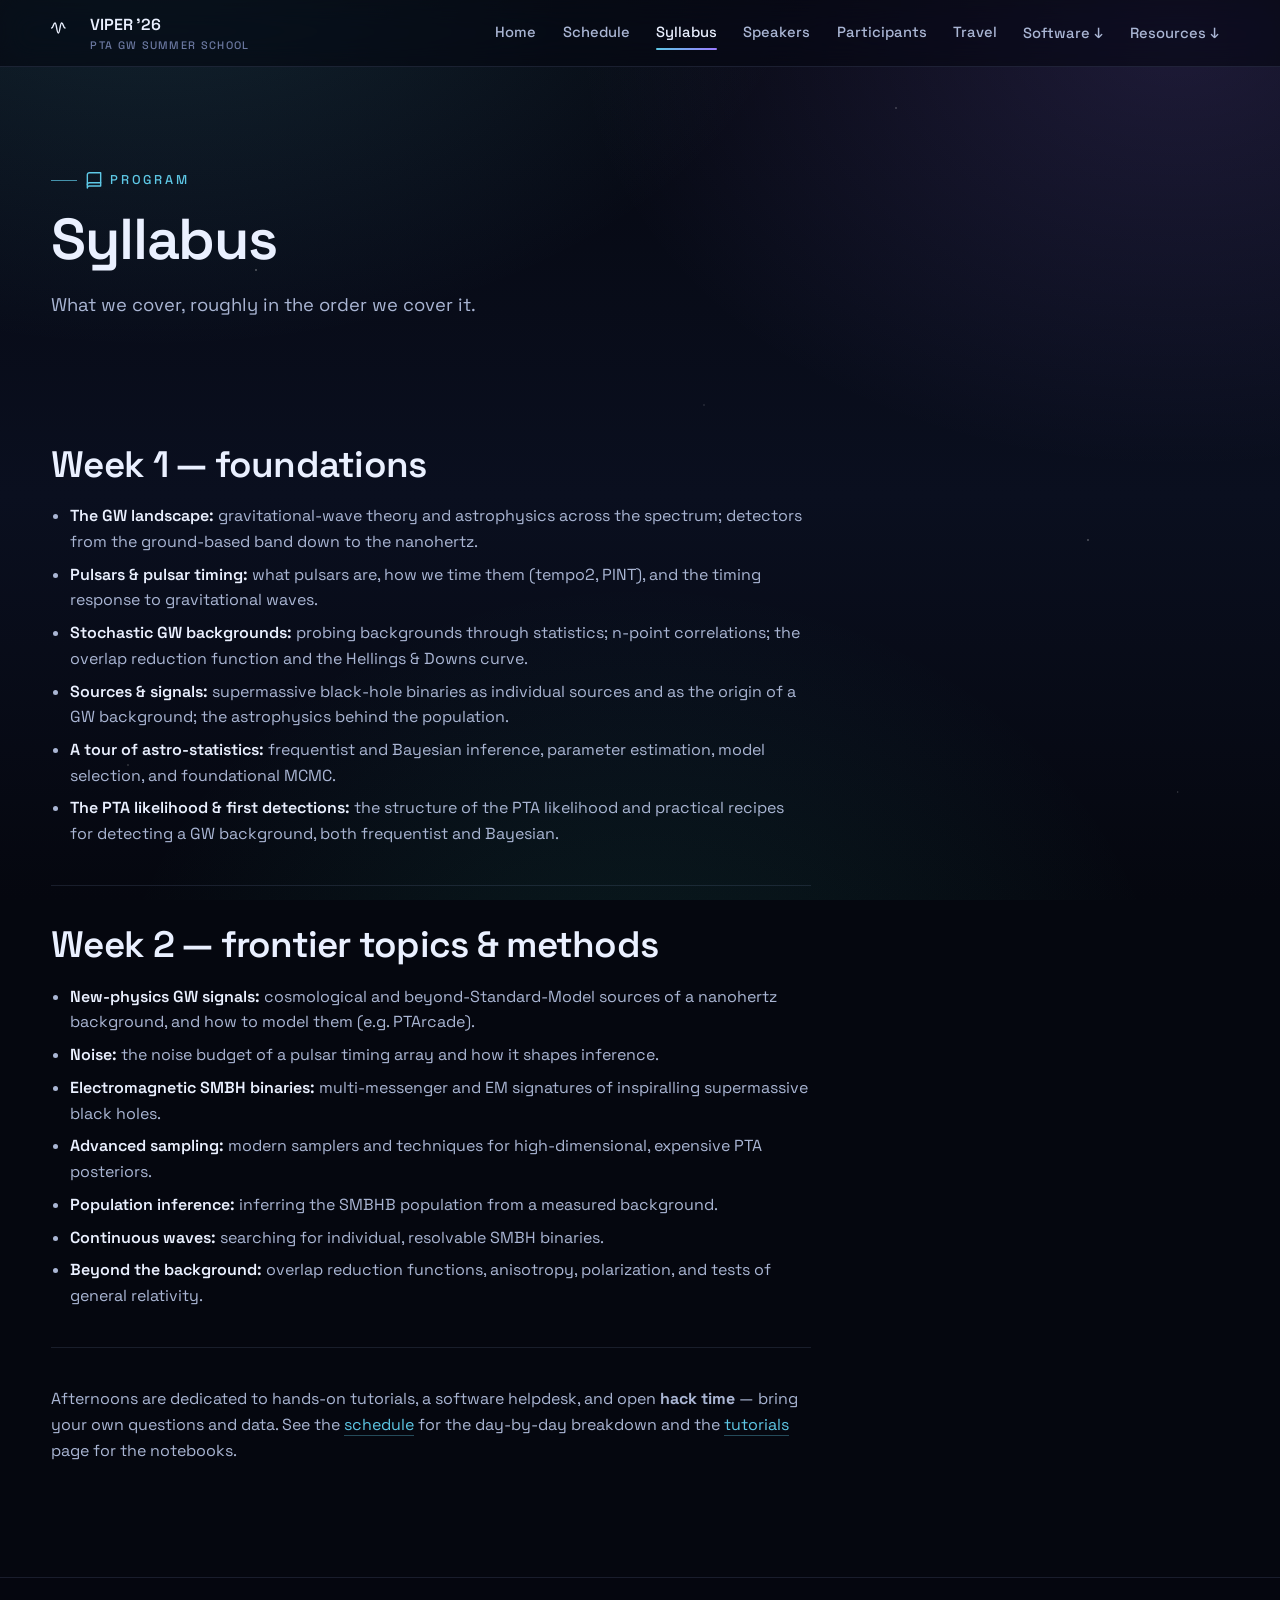
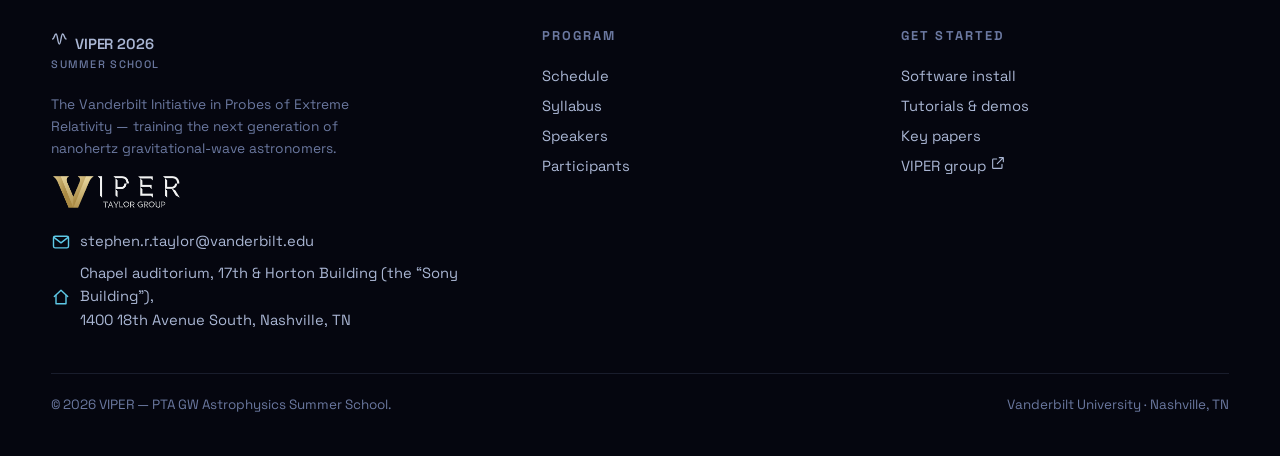
<file: syllabus.html>
<!DOCTYPE html>
<html lang="en">
<head>
<meta charset="utf-8" />
<meta name="viewport" content="width=device-width, initial-scale=1" />
<title>Syllabus &middot; VIPER 2026 Summer School</title>
<meta name="description" content="Topics covered at the 2026 VIPER PTA GW summer school." />
<link rel="icon" href="data:image/svg+xml,%3Csvg xmlns='http://www.w3.org/2000/svg' viewBox='0 0 24 24'%3E%3Cpath d='M2 12c2 0 2-6 4-6s2 12 4 12 2-12 4-12 2 6 4 6' fill='none' stroke='%235ec8e6' stroke-width='2' stroke-linecap='round'/%3E%3C/svg%3E" />
<link rel="preconnect" href="https://fonts.googleapis.com" />
<link rel="preconnect" href="https://fonts.gstatic.com" crossorigin />
<link href="https://fonts.googleapis.com/css2?family=Space+Grotesk:wght@400;500;600;700&family=JetBrains+Mono:wght@400;500&display=swap" rel="stylesheet" />
<link rel="stylesheet" href="assets/css/site.css?v=6" />
</head>
<body>
<div class="cosmos"></div>
<header class="nav"><div class="nav-inner"><a class="brand" href="index.html"><span class="mark"><svg width="20" height="20" viewBox="0 0 24 24" fill="none" stroke="currentColor" stroke-width="1.7" stroke-linecap="round" stroke-linejoin="round"><path d="M2 12c2 0 2-6 4-6s2 12 4 12 2-12 4-12 2 6 4 6"/></svg></span><span>VIPER &rsquo;26<small>PTA GW Summer School</small></span></a><button class="nav-toggle" aria-label="Menu"><svg width="22" height="22" viewBox="0 0 24 24" fill="none" stroke="currentColor" stroke-width="1.7" stroke-linecap="round" stroke-linejoin="round"><path d="M4 7h16M4 12h16M4 17h16"/></svg></button><nav class="nav-links"><a href="index.html">Home</a><a href="schedule.html">Schedule</a><a href="syllabus.html" class="active">Syllabus</a><a href="speakers.html">Speakers</a><a href="participants.html">Participants</a><a href="travel.html">Travel</a><span class="has-menu"><a href="installation.html">Software &darr;</a><span class="drop"><a href="installation.html">Installation</a><a href="tutorials.html">Tutorials &amp; demos</a></span></span><span class="has-menu"><a href="imp_papers.html">Resources &darr;</a><span class="drop"><a href="imp_papers.html">Key papers</a><a href="useful_links.html">Useful links</a></span></span></nav></div></header>
<main>

<section class="page-head"><div class="wrap">
  <span class="eyebrow"><svg width="20" height="20" viewBox="0 0 24 24" fill="none" stroke="currentColor" stroke-width="1.7" stroke-linecap="round" stroke-linejoin="round"><path d="M4 4.5A2.5 2.5 0 0 1 6.5 2H20v16H6.5A2.5 2.5 0 0 0 4 20.5z"/><path d="M4 16.5A2.5 2.5 0 0 1 6.5 14H20"/></svg> Program</span>
  <h1>Syllabus</h1>
  <p class="lead">What we cover, roughly in the order we cover it.</p>
</div></section>
<section class="section tight"><div class="wrap"><div class="prose">
  <h2>Week 1 &mdash; foundations</h2>
  <ul>
    <li><b>The GW landscape:</b> gravitational-wave theory and astrophysics across the spectrum;
      detectors from the ground-based band down to the nanohertz.</li>
    <li><b>Pulsars &amp; pulsar timing:</b> what pulsars are, how we time them
      (tempo2, PINT), and the timing response to gravitational waves.</li>
    <li><b>Stochastic GW backgrounds:</b> probing backgrounds through statistics; n-point
      correlations; the overlap reduction function and the Hellings &amp; Downs curve.</li>
    <li><b>Sources &amp; signals:</b> supermassive black-hole binaries as individual sources and
      as the origin of a GW background; the astrophysics behind the population.</li>
    <li><b>A tour of astro-statistics:</b> frequentist and Bayesian inference, parameter
      estimation, model selection, and foundational MCMC.</li>
    <li><b>The PTA likelihood &amp; first detections:</b> the structure of the PTA likelihood and
      practical recipes for detecting a GW background, both frequentist and Bayesian.</li>
  </ul>

  <hr />

  <h2>Week 2 &mdash; frontier topics &amp; methods</h2>
  <ul>
    <li><b>New-physics GW signals:</b> cosmological and beyond-Standard-Model sources of a
      nanohertz background, and how to model them (e.g. PTArcade).</li>
    <li><b>Noise:</b> the noise budget of a pulsar timing array and how it shapes inference.</li>
    <li><b>Electromagnetic SMBH binaries:</b> multi-messenger and EM signatures of inspiralling
      supermassive black holes.</li>
    <li><b>Advanced sampling:</b> modern samplers and techniques for high-dimensional,
      expensive PTA posteriors.</li>
    <li><b>Population inference:</b> inferring the SMBHB population from a measured background.</li>
    <li><b>Continuous waves:</b> searching for individual, resolvable SMBH binaries.</li>
    <li><b>Beyond the background:</b> overlap reduction functions, anisotropy, polarization,
      and tests of general relativity.</li>
  </ul>

  <hr />

  <p>Afternoons are dedicated to hands-on tutorials, a software helpdesk, and open
  <b>hack time</b> &mdash; bring your own questions and data. See the
  <a href="schedule.html">schedule</a> for the day-by-day breakdown and the
  <a href="tutorials.html">tutorials</a> page for the notebooks.</p>
</div></div></section>

</main>
<footer class="footer"><div class="wrap">
  <div class="footer-grid">
    <div>
      <a class="brand" href="index.html"><span class="mark"><svg width="20" height="20" viewBox="0 0 24 24" fill="none" stroke="currentColor" stroke-width="1.7" stroke-linecap="round" stroke-linejoin="round"><path d="M2 12c2 0 2-6 4-6s2 12 4 12 2-12 4-12 2 6 4 6"/></svg></span>
        <span>VIPER 2026<small>Summer School</small></span></a>
      <p class="muted" style="margin-top:1rem;max-width:34ch">
        The Vanderbilt Initiative in Probes of Extreme Relativity &mdash; training the next
        generation of nanohertz gravitational-wave astronomers.</p>
      <a class="viper-footer" href="https://as.vanderbilt.edu/viper/" target="_blank" rel="noopener" title="Visit the VIPER group at Vanderbilt">
        <img src="images/viper-logo.png" alt="VIPER at Vanderbilt University" /></a>
      <div class="contact-line"><svg width="20" height="20" viewBox="0 0 24 24" fill="none" stroke="currentColor" stroke-width="1.7" stroke-linecap="round" stroke-linejoin="round"><rect x="3" y="5" width="18" height="14" rx="2"/><path d="M3.5 6.5 12 13l8.5-6.5"/></svg><a href="mailto:stephen.r.taylor@vanderbilt.edu">stephen.r.taylor@vanderbilt.edu</a></div>
      <div class="contact-line"><svg width="20" height="20" viewBox="0 0 24 24" fill="none" stroke="currentColor" stroke-width="1.7" stroke-linecap="round" stroke-linejoin="round"><path d="M4 11.5 12 4l8 7.5"/><path d="M6 10v10h12V10"/></svg><span>Chapel auditorium, 17th &amp; Horton Building (the &ldquo;Sony Building&rdquo;),<br />1400 18th Avenue South, Nashville, TN</span></div>
    </div>
    <div>
      <h4>Program</h4>
      <a href="schedule.html">Schedule</a>
      <a href="syllabus.html">Syllabus</a>
      <a href="speakers.html">Speakers</a>
      <a href="participants.html">Participants</a>
    </div>
    <div>
      <h4>Get started</h4>
      <a href="installation.html">Software install</a>
      <a href="tutorials.html">Tutorials &amp; demos</a>
      <a href="imp_papers.html">Key papers</a>
      <a href="https://as.vanderbilt.edu/viper/">VIPER group <svg width="16" height="16" viewBox="0 0 24 24" fill="none" stroke="currentColor" stroke-width="1.7" stroke-linecap="round" stroke-linejoin="round"><path d="M14 4h6v6M20 4l-9 9M18 14v5a1 1 0 0 1-1 1H5a1 1 0 0 1-1-1V7a1 1 0 0 1 1-1h5"/></svg></a>
    </div>
  </div>
  <div class="copyright">
    <span>&copy; 2026 VIPER &mdash; PTA GW Astrophysics Summer School.</span>
    <span>Vanderbilt University &middot; Nashville, TN</span>
  </div>
</div></footer>
<script src="assets/js/site.js?v=6"></script>
</body>
</html>
</file>
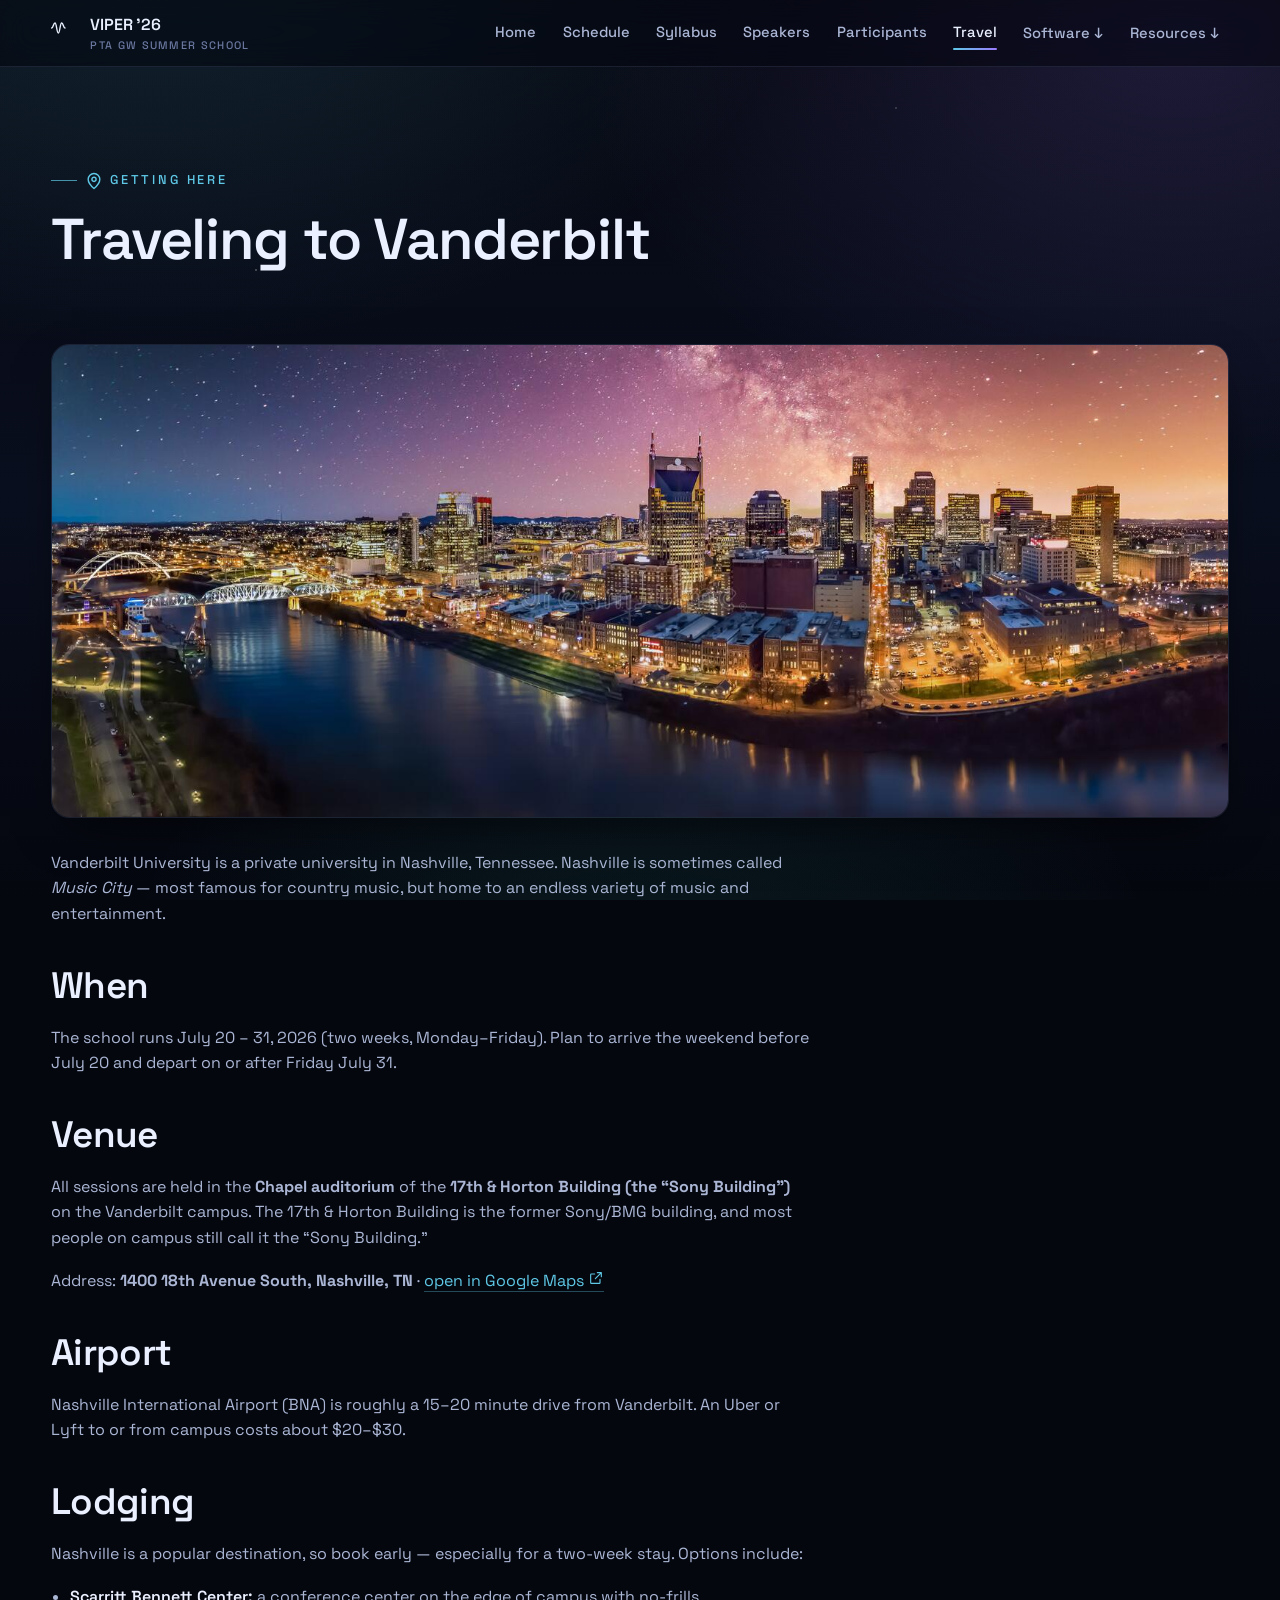
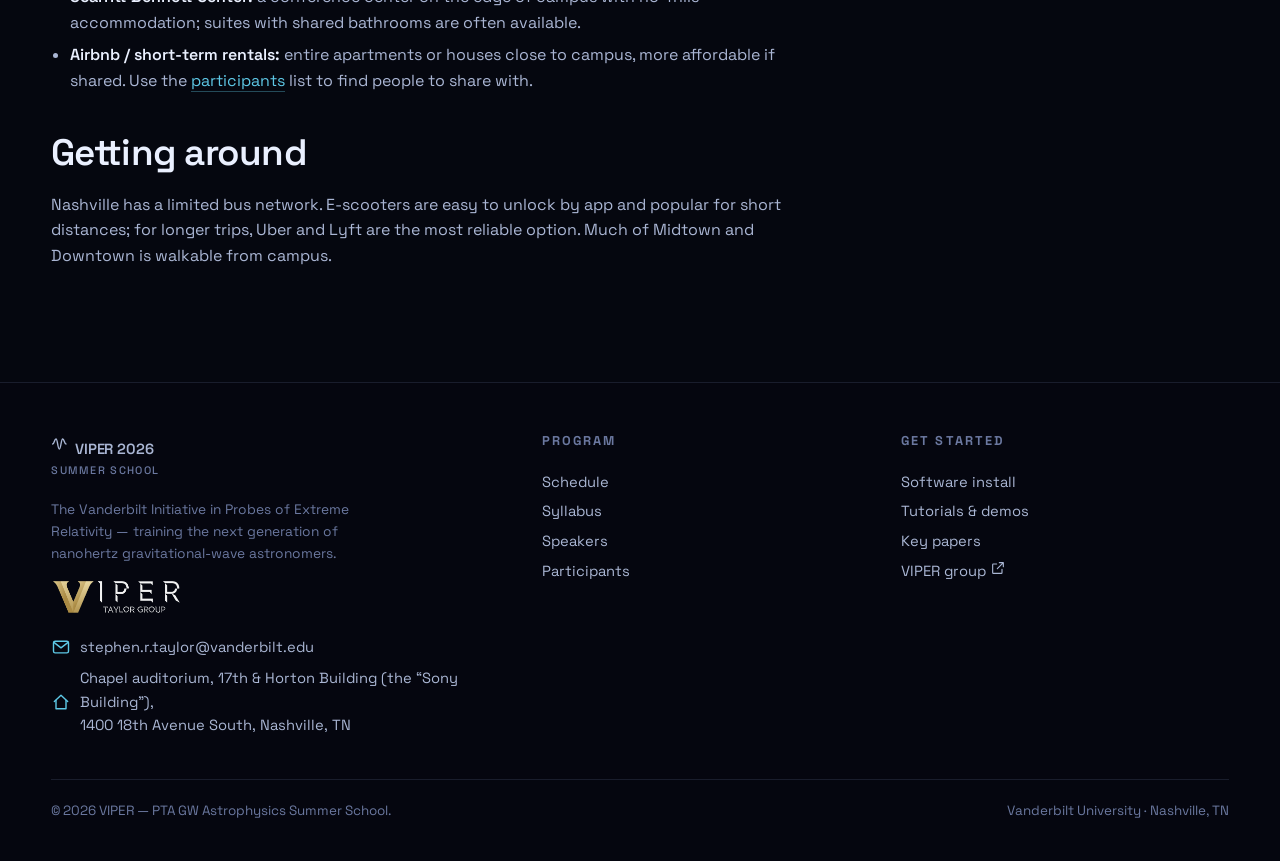
<file: travel.html>
<!DOCTYPE html>
<html lang="en">
<head>
<meta charset="utf-8" />
<meta name="viewport" content="width=device-width, initial-scale=1" />
<title>Travel &middot; VIPER 2026 Summer School</title>
<meta name="description" content="How to travel to Vanderbilt University in Nashville for the 2026 VIPER summer school." />
<link rel="icon" href="data:image/svg+xml,%3Csvg xmlns='http://www.w3.org/2000/svg' viewBox='0 0 24 24'%3E%3Cpath d='M2 12c2 0 2-6 4-6s2 12 4 12 2-12 4-12 2 6 4 6' fill='none' stroke='%235ec8e6' stroke-width='2' stroke-linecap='round'/%3E%3C/svg%3E" />
<link rel="preconnect" href="https://fonts.googleapis.com" />
<link rel="preconnect" href="https://fonts.gstatic.com" crossorigin />
<link href="https://fonts.googleapis.com/css2?family=Space+Grotesk:wght@400;500;600;700&family=JetBrains+Mono:wght@400;500&display=swap" rel="stylesheet" />
<link rel="stylesheet" href="assets/css/site.css?v=6" />
</head>
<body>
<div class="cosmos"></div>
<header class="nav"><div class="nav-inner"><a class="brand" href="index.html"><span class="mark"><svg width="20" height="20" viewBox="0 0 24 24" fill="none" stroke="currentColor" stroke-width="1.7" stroke-linecap="round" stroke-linejoin="round"><path d="M2 12c2 0 2-6 4-6s2 12 4 12 2-12 4-12 2 6 4 6"/></svg></span><span>VIPER &rsquo;26<small>PTA GW Summer School</small></span></a><button class="nav-toggle" aria-label="Menu"><svg width="22" height="22" viewBox="0 0 24 24" fill="none" stroke="currentColor" stroke-width="1.7" stroke-linecap="round" stroke-linejoin="round"><path d="M4 7h16M4 12h16M4 17h16"/></svg></button><nav class="nav-links"><a href="index.html">Home</a><a href="schedule.html">Schedule</a><a href="syllabus.html">Syllabus</a><a href="speakers.html">Speakers</a><a href="participants.html">Participants</a><a href="travel.html" class="active">Travel</a><span class="has-menu"><a href="installation.html">Software &darr;</a><span class="drop"><a href="installation.html">Installation</a><a href="tutorials.html">Tutorials &amp; demos</a></span></span><span class="has-menu"><a href="imp_papers.html">Resources &darr;</a><span class="drop"><a href="imp_papers.html">Key papers</a><a href="useful_links.html">Useful links</a></span></span></nav></div></header>
<main>

<section class="page-head"><div class="wrap">
  <span class="eyebrow"><svg width="20" height="20" viewBox="0 0 24 24" fill="none" stroke="currentColor" stroke-width="1.7" stroke-linecap="round" stroke-linejoin="round"><path d="M12 21s7-5.6 7-11a7 7 0 1 0-14 0c0 5.4 7 11 7 11z"/><circle cx="12" cy="10" r="2.5"/></svg> Getting here</span>
  <h1>Traveling to Vanderbilt</h1>
</div></section>
<section class="section tight"><div class="wrap">
  <div class="framed" style="margin-bottom:2rem"><img src="images/nashville.jpeg" alt="Nashville skyline along the river" loading="lazy" /></div>
  <div class="prose">
  <p>Vanderbilt University is a private university in Nashville, Tennessee. Nashville is
  sometimes called <i>Music City</i> &mdash; most famous for country music, but home to an endless
  variety of music and entertainment.</p>

  <h2>When</h2>
  <p>The school runs July 20 – 31, 2026 (two weeks, Monday&ndash;Friday). Plan to arrive the weekend before
  July&nbsp;20 and depart on or after Friday July&nbsp;31.</p>

  <h2>Venue</h2>
  <p>All sessions are held in the <b>Chapel auditorium</b> of the <b>17th &amp; Horton Building (the &ldquo;Sony Building&rdquo;)</b> on the Vanderbilt
  campus. The 17th &amp; Horton Building is the former Sony/BMG building, and most people on
  campus still call it the &ldquo;Sony Building.&rdquo;</p>
  <p>Address: <b>1400 18th Avenue South, Nashville, TN</b> &middot; <a href="https://www.google.com/maps/search/?api=1&query=1400+18th+Avenue+South+Nashville+TN">open in Google Maps <svg width="16" height="16" viewBox="0 0 24 24" fill="none" stroke="currentColor" stroke-width="1.7" stroke-linecap="round" stroke-linejoin="round"><path d="M14 4h6v6M20 4l-9 9M18 14v5a1 1 0 0 1-1 1H5a1 1 0 0 1-1-1V7a1 1 0 0 1 1-1h5"/></svg></a></p>

  <h2>Airport</h2>
  <p>Nashville International Airport (BNA) is roughly a 15&ndash;20 minute drive from Vanderbilt.
  An Uber or Lyft to or from campus costs about $20&ndash;$30.</p>

  <h2>Lodging</h2>
  <p>Nashville is a popular destination, so book early &mdash; especially for a two-week stay. Options include:</p>
  <ul>
    <li><b>Scarritt Bennett Center:</b> a conference center on the edge of campus with no-frills
      accommodation; suites with shared bathrooms are often available.</li>
    <li><b>Airbnb / short-term rentals:</b> entire apartments or houses close to campus, more
      affordable if shared. Use the <a href="participants.html">participants</a> list to find people to share with.</li>
  </ul>

  <h2>Getting around</h2>
  <p>Nashville has a limited bus network. E-scooters are easy to unlock by app and popular for
  short distances; for longer trips, Uber and Lyft are the most reliable option. Much of
  Midtown and Downtown is walkable from campus.</p>
  </div>
</div></section>

</main>
<footer class="footer"><div class="wrap">
  <div class="footer-grid">
    <div>
      <a class="brand" href="index.html"><span class="mark"><svg width="20" height="20" viewBox="0 0 24 24" fill="none" stroke="currentColor" stroke-width="1.7" stroke-linecap="round" stroke-linejoin="round"><path d="M2 12c2 0 2-6 4-6s2 12 4 12 2-12 4-12 2 6 4 6"/></svg></span>
        <span>VIPER 2026<small>Summer School</small></span></a>
      <p class="muted" style="margin-top:1rem;max-width:34ch">
        The Vanderbilt Initiative in Probes of Extreme Relativity &mdash; training the next
        generation of nanohertz gravitational-wave astronomers.</p>
      <a class="viper-footer" href="https://as.vanderbilt.edu/viper/" target="_blank" rel="noopener" title="Visit the VIPER group at Vanderbilt">
        <img src="images/viper-logo.png" alt="VIPER at Vanderbilt University" /></a>
      <div class="contact-line"><svg width="20" height="20" viewBox="0 0 24 24" fill="none" stroke="currentColor" stroke-width="1.7" stroke-linecap="round" stroke-linejoin="round"><rect x="3" y="5" width="18" height="14" rx="2"/><path d="M3.5 6.5 12 13l8.5-6.5"/></svg><a href="mailto:stephen.r.taylor@vanderbilt.edu">stephen.r.taylor@vanderbilt.edu</a></div>
      <div class="contact-line"><svg width="20" height="20" viewBox="0 0 24 24" fill="none" stroke="currentColor" stroke-width="1.7" stroke-linecap="round" stroke-linejoin="round"><path d="M4 11.5 12 4l8 7.5"/><path d="M6 10v10h12V10"/></svg><span>Chapel auditorium, 17th &amp; Horton Building (the &ldquo;Sony Building&rdquo;),<br />1400 18th Avenue South, Nashville, TN</span></div>
    </div>
    <div>
      <h4>Program</h4>
      <a href="schedule.html">Schedule</a>
      <a href="syllabus.html">Syllabus</a>
      <a href="speakers.html">Speakers</a>
      <a href="participants.html">Participants</a>
    </div>
    <div>
      <h4>Get started</h4>
      <a href="installation.html">Software install</a>
      <a href="tutorials.html">Tutorials &amp; demos</a>
      <a href="imp_papers.html">Key papers</a>
      <a href="https://as.vanderbilt.edu/viper/">VIPER group <svg width="16" height="16" viewBox="0 0 24 24" fill="none" stroke="currentColor" stroke-width="1.7" stroke-linecap="round" stroke-linejoin="round"><path d="M14 4h6v6M20 4l-9 9M18 14v5a1 1 0 0 1-1 1H5a1 1 0 0 1-1-1V7a1 1 0 0 1 1-1h5"/></svg></a>
    </div>
  </div>
  <div class="copyright">
    <span>&copy; 2026 VIPER &mdash; PTA GW Astrophysics Summer School.</span>
    <span>Vanderbilt University &middot; Nashville, TN</span>
  </div>
</div></footer>
<script src="assets/js/site.js?v=6"></script>
</body>
</html>
</file>
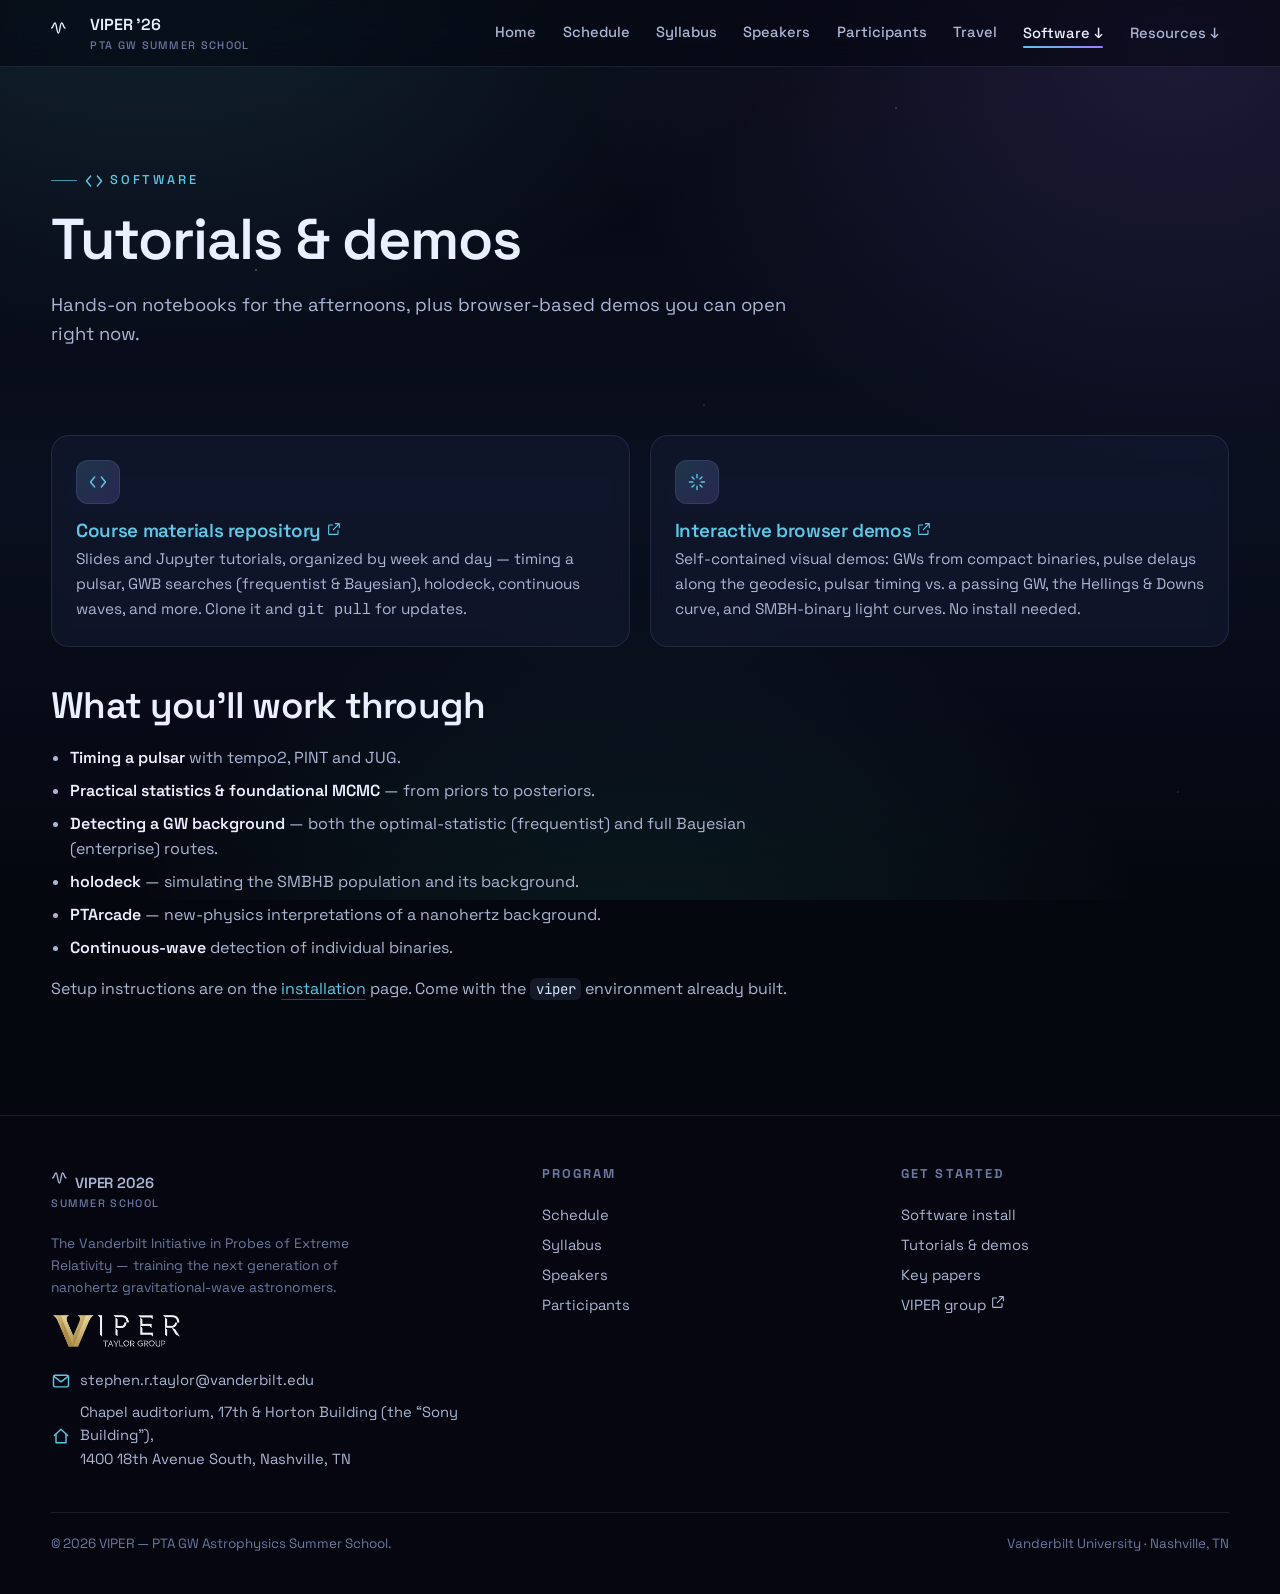
<file: tutorials.html>
<!DOCTYPE html>
<html lang="en">
<head>
<meta charset="utf-8" />
<meta name="viewport" content="width=device-width, initial-scale=1" />
<title>Tutorials &amp; demos &middot; VIPER 2026 Summer School</title>
<meta name="description" content="Hands-on tutorials and interactive demos for the 2026 VIPER summer school." />
<link rel="icon" href="data:image/svg+xml,%3Csvg xmlns='http://www.w3.org/2000/svg' viewBox='0 0 24 24'%3E%3Cpath d='M2 12c2 0 2-6 4-6s2 12 4 12 2-12 4-12 2 6 4 6' fill='none' stroke='%235ec8e6' stroke-width='2' stroke-linecap='round'/%3E%3C/svg%3E" />
<link rel="preconnect" href="https://fonts.googleapis.com" />
<link rel="preconnect" href="https://fonts.gstatic.com" crossorigin />
<link href="https://fonts.googleapis.com/css2?family=Space+Grotesk:wght@400;500;600;700&family=JetBrains+Mono:wght@400;500&display=swap" rel="stylesheet" />
<link rel="stylesheet" href="assets/css/site.css?v=6" />
</head>
<body>
<div class="cosmos"></div>
<header class="nav"><div class="nav-inner"><a class="brand" href="index.html"><span class="mark"><svg width="20" height="20" viewBox="0 0 24 24" fill="none" stroke="currentColor" stroke-width="1.7" stroke-linecap="round" stroke-linejoin="round"><path d="M2 12c2 0 2-6 4-6s2 12 4 12 2-12 4-12 2 6 4 6"/></svg></span><span>VIPER &rsquo;26<small>PTA GW Summer School</small></span></a><button class="nav-toggle" aria-label="Menu"><svg width="22" height="22" viewBox="0 0 24 24" fill="none" stroke="currentColor" stroke-width="1.7" stroke-linecap="round" stroke-linejoin="round"><path d="M4 7h16M4 12h16M4 17h16"/></svg></button><nav class="nav-links"><a href="index.html">Home</a><a href="schedule.html">Schedule</a><a href="syllabus.html">Syllabus</a><a href="speakers.html">Speakers</a><a href="participants.html">Participants</a><a href="travel.html">Travel</a><span class="has-menu"><a href="installation.html" class="active">Software &darr;</a><span class="drop"><a href="installation.html">Installation</a><a href="tutorials.html">Tutorials &amp; demos</a></span></span><span class="has-menu"><a href="imp_papers.html">Resources &darr;</a><span class="drop"><a href="imp_papers.html">Key papers</a><a href="useful_links.html">Useful links</a></span></span></nav></div></header>
<main>

<section class="page-head"><div class="wrap">
  <span class="eyebrow"><svg width="20" height="20" viewBox="0 0 24 24" fill="none" stroke="currentColor" stroke-width="1.7" stroke-linecap="round" stroke-linejoin="round"><path d="M16 18l5-6-5-6M8 6l-5 6 5 6"/></svg> Software</span>
  <h1>Tutorials &amp; demos</h1>
  <p class="lead">Hands-on notebooks for the afternoons, plus browser-based demos you can open right now.</p>
</div></section>
<section class="section tight"><div class="wrap">
  <div class="grid cols-2">
    <a class="card" href="https://github.com/stevertaylor/gw-school-2026-materials" style="text-decoration:none">
      <div class="ico"><svg width="20" height="20" viewBox="0 0 24 24" fill="none" stroke="currentColor" stroke-width="1.7" stroke-linecap="round" stroke-linejoin="round"><path d="M16 18l5-6-5-6M8 6l-5 6 5 6"/></svg></div>
      <h3>Course materials repository <svg width="16" height="16" viewBox="0 0 24 24" fill="none" stroke="currentColor" stroke-width="1.7" stroke-linecap="round" stroke-linejoin="round"><path d="M14 4h6v6M20 4l-9 9M18 14v5a1 1 0 0 1-1 1H5a1 1 0 0 1-1-1V7a1 1 0 0 1 1-1h5"/></svg></h3>
      <p>Slides and Jupyter tutorials, organized by week and day &mdash; timing a pulsar, GWB
      searches (frequentist &amp; Bayesian), holodeck, continuous waves, and more. Clone it and
      <code>git pull</code> for updates.</p>
    </a>
    <a class="card" href="https://stevertaylor.github.io/viper-2026-summer-school-demos/" style="text-decoration:none">
      <div class="ico"><svg width="20" height="20" viewBox="0 0 24 24" fill="none" stroke="currentColor" stroke-width="1.7" stroke-linecap="round" stroke-linejoin="round"><path d="M12 3v4M12 17v4M3 12h4M17 12h4M6 6l2.5 2.5M15.5 15.5 18 18M18 6l-2.5 2.5M8.5 15.5 6 18"/></svg></div>
      <h3>Interactive browser demos <svg width="16" height="16" viewBox="0 0 24 24" fill="none" stroke="currentColor" stroke-width="1.7" stroke-linecap="round" stroke-linejoin="round"><path d="M14 4h6v6M20 4l-9 9M18 14v5a1 1 0 0 1-1 1H5a1 1 0 0 1-1-1V7a1 1 0 0 1 1-1h5"/></svg></h3>
      <p>Self-contained visual demos: GWs from compact binaries, pulse delays along the
      geodesic, pulsar timing vs. a passing GW, the Hellings &amp; Downs curve, and SMBH-binary
      light curves. No install needed.</p>
    </a>
  </div>

  <div class="prose" style="margin-top:2.4rem">
    <h2>What you&rsquo;ll work through</h2>
    <ul>
      <li><b>Timing a pulsar</b> with tempo2, PINT and JUG.</li>
      <li><b>Practical statistics &amp; foundational MCMC</b> &mdash; from priors to posteriors.</li>
      <li><b>Detecting a GW background</b> &mdash; both the optimal-statistic (frequentist) and
        full Bayesian (enterprise) routes.</li>
      <li><b>holodeck</b> &mdash; simulating the SMBHB population and its background.</li>
      <li><b>PTArcade</b> &mdash; new-physics interpretations of a nanohertz background.</li>
      <li><b>Continuous-wave</b> detection of individual binaries.</li>
    </ul>
    <p>Setup instructions are on the <a href="installation.html">installation</a> page. Come with
    the <code>viper</code> environment already built.</p>
  </div>
</div></section>

</main>
<footer class="footer"><div class="wrap">
  <div class="footer-grid">
    <div>
      <a class="brand" href="index.html"><span class="mark"><svg width="20" height="20" viewBox="0 0 24 24" fill="none" stroke="currentColor" stroke-width="1.7" stroke-linecap="round" stroke-linejoin="round"><path d="M2 12c2 0 2-6 4-6s2 12 4 12 2-12 4-12 2 6 4 6"/></svg></span>
        <span>VIPER 2026<small>Summer School</small></span></a>
      <p class="muted" style="margin-top:1rem;max-width:34ch">
        The Vanderbilt Initiative in Probes of Extreme Relativity &mdash; training the next
        generation of nanohertz gravitational-wave astronomers.</p>
      <a class="viper-footer" href="https://as.vanderbilt.edu/viper/" target="_blank" rel="noopener" title="Visit the VIPER group at Vanderbilt">
        <img src="images/viper-logo.png" alt="VIPER at Vanderbilt University" /></a>
      <div class="contact-line"><svg width="20" height="20" viewBox="0 0 24 24" fill="none" stroke="currentColor" stroke-width="1.7" stroke-linecap="round" stroke-linejoin="round"><rect x="3" y="5" width="18" height="14" rx="2"/><path d="M3.5 6.5 12 13l8.5-6.5"/></svg><a href="mailto:stephen.r.taylor@vanderbilt.edu">stephen.r.taylor@vanderbilt.edu</a></div>
      <div class="contact-line"><svg width="20" height="20" viewBox="0 0 24 24" fill="none" stroke="currentColor" stroke-width="1.7" stroke-linecap="round" stroke-linejoin="round"><path d="M4 11.5 12 4l8 7.5"/><path d="M6 10v10h12V10"/></svg><span>Chapel auditorium, 17th &amp; Horton Building (the &ldquo;Sony Building&rdquo;),<br />1400 18th Avenue South, Nashville, TN</span></div>
    </div>
    <div>
      <h4>Program</h4>
      <a href="schedule.html">Schedule</a>
      <a href="syllabus.html">Syllabus</a>
      <a href="speakers.html">Speakers</a>
      <a href="participants.html">Participants</a>
    </div>
    <div>
      <h4>Get started</h4>
      <a href="installation.html">Software install</a>
      <a href="tutorials.html">Tutorials &amp; demos</a>
      <a href="imp_papers.html">Key papers</a>
      <a href="https://as.vanderbilt.edu/viper/">VIPER group <svg width="16" height="16" viewBox="0 0 24 24" fill="none" stroke="currentColor" stroke-width="1.7" stroke-linecap="round" stroke-linejoin="round"><path d="M14 4h6v6M20 4l-9 9M18 14v5a1 1 0 0 1-1 1H5a1 1 0 0 1-1-1V7a1 1 0 0 1 1-1h5"/></svg></a>
    </div>
  </div>
  <div class="copyright">
    <span>&copy; 2026 VIPER &mdash; PTA GW Astrophysics Summer School.</span>
    <span>Vanderbilt University &middot; Nashville, TN</span>
  </div>
</div></footer>
<script src="assets/js/site.js?v=6"></script>
</body>
</html>
</file>
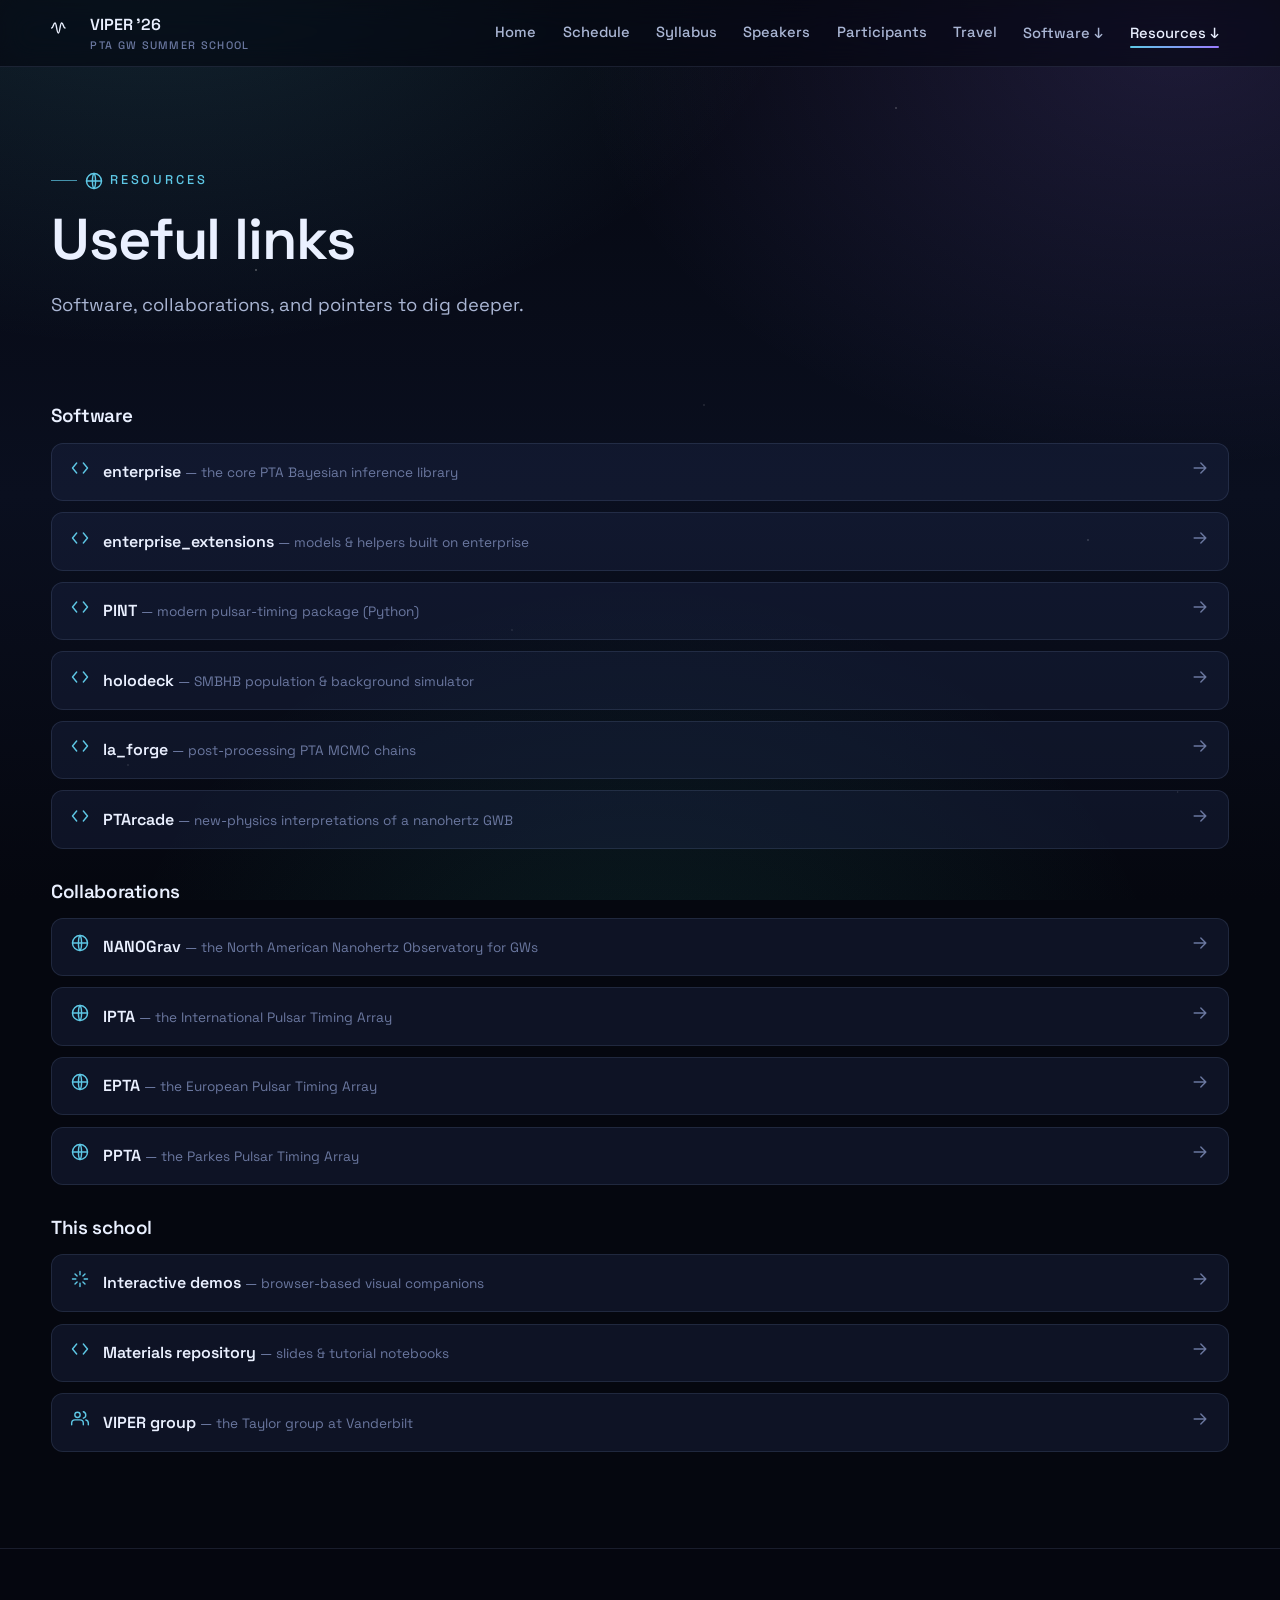
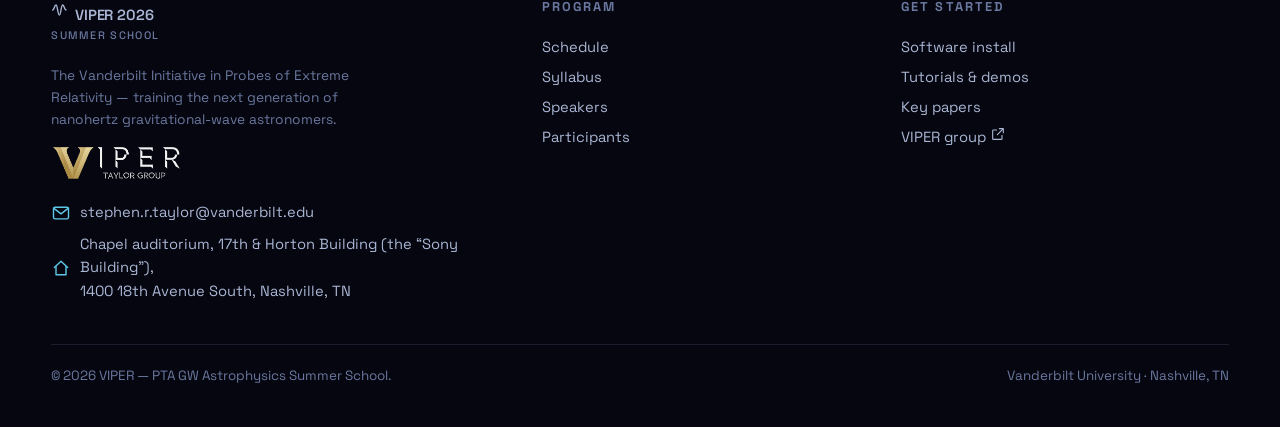
<file: useful_links.html>
<!DOCTYPE html>
<html lang="en">
<head>
<meta charset="utf-8" />
<meta name="viewport" content="width=device-width, initial-scale=1" />
<title>Useful links &middot; VIPER 2026 Summer School</title>
<meta name="description" content="Software, collaborations and resources for nanohertz GW astrophysics." />
<link rel="icon" href="data:image/svg+xml,%3Csvg xmlns='http://www.w3.org/2000/svg' viewBox='0 0 24 24'%3E%3Cpath d='M2 12c2 0 2-6 4-6s2 12 4 12 2-12 4-12 2 6 4 6' fill='none' stroke='%235ec8e6' stroke-width='2' stroke-linecap='round'/%3E%3C/svg%3E" />
<link rel="preconnect" href="https://fonts.googleapis.com" />
<link rel="preconnect" href="https://fonts.gstatic.com" crossorigin />
<link href="https://fonts.googleapis.com/css2?family=Space+Grotesk:wght@400;500;600;700&family=JetBrains+Mono:wght@400;500&display=swap" rel="stylesheet" />
<link rel="stylesheet" href="assets/css/site.css?v=6" />
</head>
<body>
<div class="cosmos"></div>
<header class="nav"><div class="nav-inner"><a class="brand" href="index.html"><span class="mark"><svg width="20" height="20" viewBox="0 0 24 24" fill="none" stroke="currentColor" stroke-width="1.7" stroke-linecap="round" stroke-linejoin="round"><path d="M2 12c2 0 2-6 4-6s2 12 4 12 2-12 4-12 2 6 4 6"/></svg></span><span>VIPER &rsquo;26<small>PTA GW Summer School</small></span></a><button class="nav-toggle" aria-label="Menu"><svg width="22" height="22" viewBox="0 0 24 24" fill="none" stroke="currentColor" stroke-width="1.7" stroke-linecap="round" stroke-linejoin="round"><path d="M4 7h16M4 12h16M4 17h16"/></svg></button><nav class="nav-links"><a href="index.html">Home</a><a href="schedule.html">Schedule</a><a href="syllabus.html">Syllabus</a><a href="speakers.html">Speakers</a><a href="participants.html">Participants</a><a href="travel.html">Travel</a><span class="has-menu"><a href="installation.html">Software &darr;</a><span class="drop"><a href="installation.html">Installation</a><a href="tutorials.html">Tutorials &amp; demos</a></span></span><span class="has-menu"><a href="imp_papers.html" class="active">Resources &darr;</a><span class="drop"><a href="imp_papers.html">Key papers</a><a href="useful_links.html">Useful links</a></span></span></nav></div></header>
<main>

<section class="page-head"><div class="wrap">
  <span class="eyebrow"><svg width="20" height="20" viewBox="0 0 24 24" fill="none" stroke="currentColor" stroke-width="1.7" stroke-linecap="round" stroke-linejoin="round"><circle cx="12" cy="12" r="9"/><path d="M3 12h18M12 3c2.5 2.6 2.5 15.4 0 18M12 3c-2.5 2.6-2.5 15.4 0 18"/></svg> Resources</span>
  <h1>Useful links</h1>
  <p class="lead">Software, collaborations, and pointers to dig deeper.</p>
</div></section>
<section class="section tight"><div class="wrap">
  <h3 style="margin-bottom:1rem">Software</h3>
  <div class="linklist">
    <a class="row" href="https://github.com/nanograv/enterprise"><span class="l"><span class="ic"><svg width="20" height="20" viewBox="0 0 24 24" fill="none" stroke="currentColor" stroke-width="1.7" stroke-linecap="round" stroke-linejoin="round"><path d="M16 18l5-6-5-6M8 6l-5 6 5 6"/></svg></span><span><span class="nm">enterprise</span> <span class="ds">&mdash; the core PTA Bayesian inference library</span></span></span><span class="arr"><svg width="20" height="20" viewBox="0 0 24 24" fill="none" stroke="currentColor" stroke-width="1.7" stroke-linecap="round" stroke-linejoin="round"><path d="M5 12h14M13 6l6 6-6 6"/></svg></span></a>
    <a class="row" href="https://github.com/nanograv/enterprise_extensions"><span class="l"><span class="ic"><svg width="20" height="20" viewBox="0 0 24 24" fill="none" stroke="currentColor" stroke-width="1.7" stroke-linecap="round" stroke-linejoin="round"><path d="M16 18l5-6-5-6M8 6l-5 6 5 6"/></svg></span><span><span class="nm">enterprise_extensions</span> <span class="ds">&mdash; models &amp; helpers built on enterprise</span></span></span><span class="arr"><svg width="20" height="20" viewBox="0 0 24 24" fill="none" stroke="currentColor" stroke-width="1.7" stroke-linecap="round" stroke-linejoin="round"><path d="M5 12h14M13 6l6 6-6 6"/></svg></span></a>
    <a class="row" href="https://github.com/nanograv/PINT"><span class="l"><span class="ic"><svg width="20" height="20" viewBox="0 0 24 24" fill="none" stroke="currentColor" stroke-width="1.7" stroke-linecap="round" stroke-linejoin="round"><path d="M16 18l5-6-5-6M8 6l-5 6 5 6"/></svg></span><span><span class="nm">PINT</span> <span class="ds">&mdash; modern pulsar-timing package (Python)</span></span></span><span class="arr"><svg width="20" height="20" viewBox="0 0 24 24" fill="none" stroke="currentColor" stroke-width="1.7" stroke-linecap="round" stroke-linejoin="round"><path d="M5 12h14M13 6l6 6-6 6"/></svg></span></a>
    <a class="row" href="https://github.com/nanograv/holodeck"><span class="l"><span class="ic"><svg width="20" height="20" viewBox="0 0 24 24" fill="none" stroke="currentColor" stroke-width="1.7" stroke-linecap="round" stroke-linejoin="round"><path d="M16 18l5-6-5-6M8 6l-5 6 5 6"/></svg></span><span><span class="nm">holodeck</span> <span class="ds">&mdash; SMBHB population &amp; background simulator</span></span></span><span class="arr"><svg width="20" height="20" viewBox="0 0 24 24" fill="none" stroke="currentColor" stroke-width="1.7" stroke-linecap="round" stroke-linejoin="round"><path d="M5 12h14M13 6l6 6-6 6"/></svg></span></a>
    <a class="row" href="https://github.com/nanograv/la_forge"><span class="l"><span class="ic"><svg width="20" height="20" viewBox="0 0 24 24" fill="none" stroke="currentColor" stroke-width="1.7" stroke-linecap="round" stroke-linejoin="round"><path d="M16 18l5-6-5-6M8 6l-5 6 5 6"/></svg></span><span><span class="nm">la_forge</span> <span class="ds">&mdash; post-processing PTA MCMC chains</span></span></span><span class="arr"><svg width="20" height="20" viewBox="0 0 24 24" fill="none" stroke="currentColor" stroke-width="1.7" stroke-linecap="round" stroke-linejoin="round"><path d="M5 12h14M13 6l6 6-6 6"/></svg></span></a>
    <a class="row" href="https://andrea-mitridate.github.io/PTArcade/"><span class="l"><span class="ic"><svg width="20" height="20" viewBox="0 0 24 24" fill="none" stroke="currentColor" stroke-width="1.7" stroke-linecap="round" stroke-linejoin="round"><path d="M16 18l5-6-5-6M8 6l-5 6 5 6"/></svg></span><span><span class="nm">PTArcade</span> <span class="ds">&mdash; new-physics interpretations of a nanohertz GWB</span></span></span><span class="arr"><svg width="20" height="20" viewBox="0 0 24 24" fill="none" stroke="currentColor" stroke-width="1.7" stroke-linecap="round" stroke-linejoin="round"><path d="M5 12h14M13 6l6 6-6 6"/></svg></span></a>
  </div>

  <h3 style="margin:2rem 0 1rem">Collaborations</h3>
  <div class="linklist">
    <a class="row" href="https://nanograv.org"><span class="l"><span class="ic"><svg width="20" height="20" viewBox="0 0 24 24" fill="none" stroke="currentColor" stroke-width="1.7" stroke-linecap="round" stroke-linejoin="round"><circle cx="12" cy="12" r="9"/><path d="M3 12h18M12 3c2.5 2.6 2.5 15.4 0 18M12 3c-2.5 2.6-2.5 15.4 0 18"/></svg></span><span><span class="nm">NANOGrav</span> <span class="ds">&mdash; the North American Nanohertz Observatory for GWs</span></span></span><span class="arr"><svg width="20" height="20" viewBox="0 0 24 24" fill="none" stroke="currentColor" stroke-width="1.7" stroke-linecap="round" stroke-linejoin="round"><path d="M5 12h14M13 6l6 6-6 6"/></svg></span></a>
    <a class="row" href="https://www.ipta4gw.org"><span class="l"><span class="ic"><svg width="20" height="20" viewBox="0 0 24 24" fill="none" stroke="currentColor" stroke-width="1.7" stroke-linecap="round" stroke-linejoin="round"><circle cx="12" cy="12" r="9"/><path d="M3 12h18M12 3c2.5 2.6 2.5 15.4 0 18M12 3c-2.5 2.6-2.5 15.4 0 18"/></svg></span><span><span class="nm">IPTA</span> <span class="ds">&mdash; the International Pulsar Timing Array</span></span></span><span class="arr"><svg width="20" height="20" viewBox="0 0 24 24" fill="none" stroke="currentColor" stroke-width="1.7" stroke-linecap="round" stroke-linejoin="round"><path d="M5 12h14M13 6l6 6-6 6"/></svg></span></a>
    <a class="row" href="https://www.epta.eu.org"><span class="l"><span class="ic"><svg width="20" height="20" viewBox="0 0 24 24" fill="none" stroke="currentColor" stroke-width="1.7" stroke-linecap="round" stroke-linejoin="round"><circle cx="12" cy="12" r="9"/><path d="M3 12h18M12 3c2.5 2.6 2.5 15.4 0 18M12 3c-2.5 2.6-2.5 15.4 0 18"/></svg></span><span><span class="nm">EPTA</span> <span class="ds">&mdash; the European Pulsar Timing Array</span></span></span><span class="arr"><svg width="20" height="20" viewBox="0 0 24 24" fill="none" stroke="currentColor" stroke-width="1.7" stroke-linecap="round" stroke-linejoin="round"><path d="M5 12h14M13 6l6 6-6 6"/></svg></span></a>
    <a class="row" href="https://www.atnf.csiro.au/research/pulsar/ppta/"><span class="l"><span class="ic"><svg width="20" height="20" viewBox="0 0 24 24" fill="none" stroke="currentColor" stroke-width="1.7" stroke-linecap="round" stroke-linejoin="round"><circle cx="12" cy="12" r="9"/><path d="M3 12h18M12 3c2.5 2.6 2.5 15.4 0 18M12 3c-2.5 2.6-2.5 15.4 0 18"/></svg></span><span><span class="nm">PPTA</span> <span class="ds">&mdash; the Parkes Pulsar Timing Array</span></span></span><span class="arr"><svg width="20" height="20" viewBox="0 0 24 24" fill="none" stroke="currentColor" stroke-width="1.7" stroke-linecap="round" stroke-linejoin="round"><path d="M5 12h14M13 6l6 6-6 6"/></svg></span></a>
  </div>

  <h3 style="margin:2rem 0 1rem">This school</h3>
  <div class="linklist">
    <a class="row" href="https://stevertaylor.github.io/viper-2026-summer-school-demos/"><span class="l"><span class="ic"><svg width="20" height="20" viewBox="0 0 24 24" fill="none" stroke="currentColor" stroke-width="1.7" stroke-linecap="round" stroke-linejoin="round"><path d="M12 3v4M12 17v4M3 12h4M17 12h4M6 6l2.5 2.5M15.5 15.5 18 18M18 6l-2.5 2.5M8.5 15.5 6 18"/></svg></span><span><span class="nm">Interactive demos</span> <span class="ds">&mdash; browser-based visual companions</span></span></span><span class="arr"><svg width="20" height="20" viewBox="0 0 24 24" fill="none" stroke="currentColor" stroke-width="1.7" stroke-linecap="round" stroke-linejoin="round"><path d="M5 12h14M13 6l6 6-6 6"/></svg></span></a>
    <a class="row" href="https://github.com/stevertaylor/gw-school-2026-materials"><span class="l"><span class="ic"><svg width="20" height="20" viewBox="0 0 24 24" fill="none" stroke="currentColor" stroke-width="1.7" stroke-linecap="round" stroke-linejoin="round"><path d="M16 18l5-6-5-6M8 6l-5 6 5 6"/></svg></span><span><span class="nm">Materials repository</span> <span class="ds">&mdash; slides &amp; tutorial notebooks</span></span></span><span class="arr"><svg width="20" height="20" viewBox="0 0 24 24" fill="none" stroke="currentColor" stroke-width="1.7" stroke-linecap="round" stroke-linejoin="round"><path d="M5 12h14M13 6l6 6-6 6"/></svg></span></a>
    <a class="row" href="https://as.vanderbilt.edu/viper/"><span class="l"><span class="ic"><svg width="20" height="20" viewBox="0 0 24 24" fill="none" stroke="currentColor" stroke-width="1.7" stroke-linecap="round" stroke-linejoin="round"><path d="M16 19v-2a4 4 0 0 0-4-4H6a4 4 0 0 0-4 4v2"/><circle cx="9" cy="7" r="3.2"/><path d="M22 19v-2a4 4 0 0 0-3-3.8M16 3.3A4 4 0 0 1 16 11"/></svg></span><span><span class="nm">VIPER group</span> <span class="ds">&mdash; the Taylor group at Vanderbilt</span></span></span><span class="arr"><svg width="20" height="20" viewBox="0 0 24 24" fill="none" stroke="currentColor" stroke-width="1.7" stroke-linecap="round" stroke-linejoin="round"><path d="M5 12h14M13 6l6 6-6 6"/></svg></span></a>
  </div>
</div></section>

</main>
<footer class="footer"><div class="wrap">
  <div class="footer-grid">
    <div>
      <a class="brand" href="index.html"><span class="mark"><svg width="20" height="20" viewBox="0 0 24 24" fill="none" stroke="currentColor" stroke-width="1.7" stroke-linecap="round" stroke-linejoin="round"><path d="M2 12c2 0 2-6 4-6s2 12 4 12 2-12 4-12 2 6 4 6"/></svg></span>
        <span>VIPER 2026<small>Summer School</small></span></a>
      <p class="muted" style="margin-top:1rem;max-width:34ch">
        The Vanderbilt Initiative in Probes of Extreme Relativity &mdash; training the next
        generation of nanohertz gravitational-wave astronomers.</p>
      <a class="viper-footer" href="https://as.vanderbilt.edu/viper/" target="_blank" rel="noopener" title="Visit the VIPER group at Vanderbilt">
        <img src="images/viper-logo.png" alt="VIPER at Vanderbilt University" /></a>
      <div class="contact-line"><svg width="20" height="20" viewBox="0 0 24 24" fill="none" stroke="currentColor" stroke-width="1.7" stroke-linecap="round" stroke-linejoin="round"><rect x="3" y="5" width="18" height="14" rx="2"/><path d="M3.5 6.5 12 13l8.5-6.5"/></svg><a href="mailto:stephen.r.taylor@vanderbilt.edu">stephen.r.taylor@vanderbilt.edu</a></div>
      <div class="contact-line"><svg width="20" height="20" viewBox="0 0 24 24" fill="none" stroke="currentColor" stroke-width="1.7" stroke-linecap="round" stroke-linejoin="round"><path d="M4 11.5 12 4l8 7.5"/><path d="M6 10v10h12V10"/></svg><span>Chapel auditorium, 17th &amp; Horton Building (the &ldquo;Sony Building&rdquo;),<br />1400 18th Avenue South, Nashville, TN</span></div>
    </div>
    <div>
      <h4>Program</h4>
      <a href="schedule.html">Schedule</a>
      <a href="syllabus.html">Syllabus</a>
      <a href="speakers.html">Speakers</a>
      <a href="participants.html">Participants</a>
    </div>
    <div>
      <h4>Get started</h4>
      <a href="installation.html">Software install</a>
      <a href="tutorials.html">Tutorials &amp; demos</a>
      <a href="imp_papers.html">Key papers</a>
      <a href="https://as.vanderbilt.edu/viper/">VIPER group <svg width="16" height="16" viewBox="0 0 24 24" fill="none" stroke="currentColor" stroke-width="1.7" stroke-linecap="round" stroke-linejoin="round"><path d="M14 4h6v6M20 4l-9 9M18 14v5a1 1 0 0 1-1 1H5a1 1 0 0 1-1-1V7a1 1 0 0 1 1-1h5"/></svg></a>
    </div>
  </div>
  <div class="copyright">
    <span>&copy; 2026 VIPER &mdash; PTA GW Astrophysics Summer School.</span>
    <span>Vanderbilt University &middot; Nashville, TN</span>
  </div>
</div></footer>
<script src="assets/js/site.js?v=6"></script>
</body>
</html>
</file>
<file: assets/css/site.css>
/* =========================================================================
   VIPER 2026 Summer School — "cosmic glass" design system
   Dark, aurora-lit, glassmorphism. Self-contained, no framework.
   ========================================================================= */

:root {
  /* palette */
  --bg:        #05070f;
  --bg-2:      #0a0f1f;
  --ink:       #eaf0ff;
  --ink-soft:  #aab6d4;
  --ink-dim:   #6b78a0;
  --line:      rgba(150, 170, 220, 0.14);
  --glass:     rgba(20, 28, 52, 0.55);
  --glass-2:   rgba(28, 38, 70, 0.40);

  /* accents */
  --cyan:   #5ec8e6;
  --violet: #9b7bff;
  --pink:   #ff7bd2;
  --teal:   #38e1c0;
  --amber:  #ffcf6b;
  --green:  #57d98a;

  --accent: var(--cyan);

  --radius:   18px;
  --radius-s: 12px;
  --maxw:     1180px;

  --shadow:  0 18px 50px -20px rgba(0, 0, 0, 0.75);
  --font:    "Space Grotesk", "Inter", system-ui, -apple-system, "Segoe UI", Roboto, sans-serif;
  --mono:    "JetBrains Mono", ui-monospace, "SF Mono", Menlo, monospace;
}

* { box-sizing: border-box; }

html { scroll-behavior: smooth; }

body {
  margin: 0;
  font-family: var(--font);
  color: var(--ink);
  background: var(--bg);
  line-height: 1.6;
  -webkit-font-smoothing: antialiased;
  text-rendering: optimizeLegibility;
  overflow-x: hidden;
}

/* ---- cosmic background: layered radial auroras + starfield ------------- */
.cosmos {
  position: fixed;
  inset: 0;
  z-index: -2;
  background:
    radial-gradient(1100px 700px at 12% -8%,  rgba(94, 200, 230, 0.16), transparent 60%),
    radial-gradient(1000px 720px at 92% 4%,   rgba(155, 123, 255, 0.16), transparent 60%),
    radial-gradient(900px 800px  at 50% 118%, rgba(56, 225, 192, 0.10), transparent 60%),
    linear-gradient(180deg, var(--bg) 0%, var(--bg-2) 55%, var(--bg) 100%);
}
.cosmos::after {  /* fine star layer */
  content: "";
  position: absolute;
  inset: 0;
  background-image:
    radial-gradient(1.4px 1.4px at 20% 30%, rgba(255,255,255,0.65), transparent),
    radial-gradient(1.4px 1.4px at 70% 12%, rgba(255,255,255,0.45), transparent),
    radial-gradient(1.2px 1.2px at 40% 70%, rgba(255,255,255,0.40), transparent),
    radial-gradient(1.6px 1.6px at 85% 60%, rgba(255,255,255,0.55), transparent),
    radial-gradient(1.1px 1.1px at 55% 45%, rgba(255,255,255,0.35), transparent),
    radial-gradient(1.3px 1.3px at 10% 85%, rgba(255,255,255,0.40), transparent),
    radial-gradient(1.2px 1.2px at 92% 88%, rgba(255,255,255,0.35), transparent);
  background-repeat: no-repeat;
  opacity: 0.7;
  animation: twinkle 9s ease-in-out infinite alternate;
}
@keyframes twinkle { from { opacity: 0.45; } to { opacity: 0.85; } }

@media (prefers-reduced-motion: reduce) {
  html { scroll-behavior: auto; }
  .cosmos::after { animation: none; }
}

/* ---- layout helpers ---------------------------------------------------- */
.wrap { width: min(var(--maxw), 92vw); margin-inline: auto; }
.section { padding: 84px 0; }
.section.tight { padding: 56px 0; }

a { color: var(--cyan); text-decoration: none; transition: color .18s ease; }
a:hover { color: #bdecff; }

h1, h2, h3 { line-height: 1.12; letter-spacing: -0.02em; font-weight: 600; margin: 0 0 .5em; }
h1 { font-size: clamp(2.2rem, 5vw, 3.6rem); }
h2 { font-size: clamp(1.6rem, 3vw, 2.3rem); }
h3 { font-size: 1.18rem; }
p  { color: var(--ink-soft); }

.eyebrow {
  display: inline-flex; align-items: center; gap: .5em;
  font-size: .8rem; letter-spacing: .22em; text-transform: uppercase;
  color: var(--cyan); font-weight: 500; margin-bottom: 1rem;
}
.eyebrow::before { content: ""; width: 26px; height: 1px; background: var(--cyan); opacity: .7; }

.lead { font-size: 1.15rem; color: var(--ink-soft); max-width: 64ch; }

.gradient-text {
  background: linear-gradient(100deg, var(--cyan), var(--violet) 55%, var(--teal));
  -webkit-background-clip: text; background-clip: text;
  -webkit-text-fill-color: transparent; color: transparent;
}

/* ---- top navigation ---------------------------------------------------- */
.nav {
  position: sticky; top: 0; z-index: 50;
  backdrop-filter: blur(14px) saturate(140%);
  -webkit-backdrop-filter: blur(14px) saturate(140%);
  background: rgba(5, 7, 15, 0.62);
  border-bottom: 1px solid var(--line);
}
.nav-inner {
  width: min(var(--maxw), 94vw); margin-inline: auto;
  display: flex; align-items: center; gap: 1.2rem;
  height: 66px;
}
.brand { display: flex; align-items: center; gap: .65rem; font-weight: 600; letter-spacing: -.01em; color: var(--ink); white-space: nowrap; }
.brand:hover { color: var(--ink); }
.brand .mark { width: 30px; height: 30px; flex: 0 0 auto; }
.brand small { display: block; font-size: .68rem; letter-spacing: .12em; text-transform: uppercase; color: var(--ink-dim); font-weight: 500; }

.nav-links { display: flex; align-items: center; gap: .25rem; margin-left: auto; }
.nav-links a {
  color: var(--ink-soft); font-size: .92rem; font-weight: 500;
  padding: .5rem .7rem; border-radius: 9px; position: relative; white-space: nowrap;
}
.nav-links a:hover { color: var(--ink); background: var(--glass-2); }
.nav-links a.active { color: var(--ink); }
.nav-links a.active::after {
  content: ""; position: absolute; left: .7rem; right: .7rem; bottom: .15rem;
  height: 2px; border-radius: 2px;
  background: linear-gradient(90deg, var(--cyan), var(--violet));
}

/* dropdown */
.has-menu { position: relative; }
.has-menu > .drop {
  position: absolute; top: calc(100% + 8px); right: 0; min-width: 210px;
  background: rgba(12, 17, 33, 0.96); border: 1px solid var(--line);
  border-radius: 14px; padding: .4rem; box-shadow: var(--shadow);
  opacity: 0; visibility: hidden; transform: translateY(6px); transition: .16s ease;
}
.has-menu:hover > .drop, .has-menu:focus-within > .drop { opacity: 1; visibility: visible; transform: translateY(0); }
.drop a { display: block; padding: .55rem .7rem; border-radius: 9px; font-size: .9rem; }
.drop a:hover { background: var(--glass); }

.nav-toggle { display: none; margin-left: auto; background: none; border: 1px solid var(--line); color: var(--ink); border-radius: 10px; padding: .45rem .55rem; cursor: pointer; }
.nav-toggle svg { display: block; }

@media (max-width: 880px) {
  .nav-links {
    position: fixed; inset: 66px 0 auto 0;
    flex-direction: column; align-items: stretch; gap: 0;
    background: rgba(7, 10, 20, 0.98); border-bottom: 1px solid var(--line);
    padding: .6rem 5vw 1.2rem; margin: 0;
    transform: translateY(-130%); transition: transform .28s ease;
    max-height: calc(100vh - 66px); overflow-y: auto;
  }
  .nav-links.open { transform: translateY(0); }
  .nav-links a { padding: .8rem .4rem; border-radius: 0; border-bottom: 1px solid var(--line); }
  .nav-links a.active::after { display: none; }
  .has-menu > .drop { position: static; opacity: 1; visibility: visible; transform: none; box-shadow: none; border: none; background: transparent; padding: 0 0 .4rem 1rem; min-width: 0; }
  .has-menu > .drop a { border-bottom: 1px dashed var(--line); }
  .nav-toggle { display: inline-flex; }
}

/* ---- buttons ----------------------------------------------------------- */
.btn {
  display: inline-flex; align-items: center; gap: .5rem;
  padding: .8rem 1.3rem; border-radius: 999px; font-weight: 600; font-size: .95rem;
  border: 1px solid transparent; cursor: pointer; transition: .18s ease; white-space: nowrap;
}
.btn-primary {
  color: #05131a;
  background: linear-gradient(100deg, var(--cyan), var(--teal));
  box-shadow: 0 10px 30px -10px rgba(94, 200, 230, 0.6);
}
.btn-primary:hover { color: #05131a; transform: translateY(-2px); box-shadow: 0 16px 38px -12px rgba(94, 200, 230, 0.7); }
.btn-ghost { color: var(--ink); border-color: var(--line); background: var(--glass-2); }
.btn-ghost:hover { color: var(--ink); border-color: rgba(155,123,255,.5); background: var(--glass); transform: translateY(-2px); }
.btn-row { display: flex; flex-wrap: wrap; gap: .8rem; margin-top: 1.8rem; }

/* ---- hero -------------------------------------------------------------- */
.hero { padding: clamp(64px, 11vw, 130px) 0 84px; position: relative; z-index: 0; overflow: hidden; }
.hero > .wrap { position: relative; z-index: 1; }

/* faded GW-wavefront backdrop filling the right-hand negative space */
.hero-art {
  position: absolute; z-index: 0; pointer-events: none; top: 50%;
  right: clamp(-150px, -3vw, 0px); transform: translateY(-50%);
  width: min(640px, 52vw); aspect-ratio: 1 / 1; opacity: .9;
  -webkit-mask-image: linear-gradient(90deg, transparent 0%, #000 32%, #000 86%, transparent 100%);
          mask-image: linear-gradient(90deg, transparent 0%, #000 32%, #000 86%, transparent 100%);
}
.hero-art svg { display: block; width: 100%; height: 100%; }
.hero-art .rings { transform-box: fill-box; transform-origin: center; animation: ripple 8s ease-in-out infinite alternate; }
@keyframes ripple { from { transform: scale(.97); opacity: .85; } to { transform: scale(1.05); opacity: 1; } }
@media (max-width: 980px) { .hero-art { opacity: .4; width: min(520px, 78vw); right: -14%; } }
@media (max-width: 700px) { .hero-art { display: none; } }
@media (prefers-reduced-motion: reduce) { .hero-art .rings { animation: none; } }
.hero .badge {
  display: inline-flex; align-items: center; gap: .55rem;
  padding: .4rem .9rem; border-radius: 999px; font-size: .82rem; font-weight: 500;
  color: var(--ink); background: var(--glass); border: 1px solid var(--line); margin-bottom: 1.4rem;
}
.hero .badge .dot { width: 8px; height: 8px; border-radius: 50%; background: var(--teal); box-shadow: 0 0 12px var(--teal); }
.hero h1 { max-width: 16ch; }
.hero .lead { margin-top: 1.1rem; font-size: 1.22rem; }
.hero-meta { display: flex; flex-wrap: wrap; gap: 1.6rem; margin-top: 2rem; }
.hero-meta .item { display: flex; align-items: center; gap: .6rem; color: var(--ink-soft); font-size: .98rem; }
.hero-meta .item svg { color: var(--cyan); flex: 0 0 auto; }

/* ---- VIPER logo lockups ------------------------------------------------ */
.viper-presents {
  display: inline-flex; align-items: center; gap: .9rem;
  padding: .6rem 1.5rem .6rem .9rem; margin-bottom: 1.6rem;
  border: 1px solid var(--line); border-radius: 999px; background: var(--glass);
  transition: border-color .18s ease, transform .18s ease;
}
.viper-presents:hover { border-color: rgba(212,175,55,.55); transform: translateY(-1px); }
.viper-presents .lbl { font-size: .82rem; letter-spacing: .22em; text-transform: uppercase; color: var(--ink-dim); }
.viper-presents img { height: 40px; width: auto; max-width: 230px; display: block; }

.viper-footer { display: inline-block; margin: .2rem 0 1rem; }
.viper-footer img { height: 32px; width: auto; max-width: 180px; display: block; opacity: .95; transition: opacity .18s ease; }
.viper-footer:hover img { opacity: 1; }

/* ---- glass cards / features ------------------------------------------- */
.grid { display: grid; gap: 1.2rem; }
.grid.cols-2 { grid-template-columns: repeat(2, 1fr); }
.grid.cols-3 { grid-template-columns: repeat(3, 1fr); }
.grid.cols-4 { grid-template-columns: repeat(4, 1fr); }
@media (max-width: 980px) { .grid.cols-3, .grid.cols-4 { grid-template-columns: repeat(2, 1fr); } }
@media (max-width: 620px) { .grid.cols-2, .grid.cols-3, .grid.cols-4 { grid-template-columns: 1fr; } }

.card {
  background: var(--glass); border: 1px solid var(--line);
  border-radius: var(--radius); padding: 1.5rem;
  backdrop-filter: blur(8px); -webkit-backdrop-filter: blur(8px);
  transition: transform .2s ease, border-color .2s ease, background .2s ease;
}
.card:hover { transform: translateY(-4px); border-color: rgba(94,200,230,.4); background: var(--glass-2); }
.card .ico {
  width: 44px; height: 44px; border-radius: 12px; display: grid; place-items: center;
  background: linear-gradient(135deg, rgba(94,200,230,.18), rgba(155,123,255,.18));
  border: 1px solid var(--line); color: var(--cyan); margin-bottom: 1rem;
}
.card h3 { margin-bottom: .4rem; }
.card p { margin: 0; font-size: .96rem; }

/* ---- generic content prose -------------------------------------------- */
.prose { max-width: 76ch; }
.prose p { margin: 0 0 1.1rem; }
.prose h2 { margin-top: 2.4rem; }
.prose h3 { margin-top: 1.8rem; color: var(--ink); }
.prose ul, .prose ol { color: var(--ink-soft); padding-left: 1.2rem; }
.prose li { margin: .45rem 0; }
.prose li b, .prose strong { color: var(--ink); font-weight: 600; }
.prose code { font-family: var(--mono); font-size: .88em; background: rgba(120,140,200,.14); padding: .15em .4em; border-radius: 6px; color: #cfe6ff; }
.prose hr { border: none; border-top: 1px solid var(--line); margin: 2.4rem 0; }
.prose a { border-bottom: 1px solid rgba(94,200,230,.35); }
.prose a:hover { border-color: var(--cyan); }

.page-head { padding: clamp(54px, 9vw, 96px) 0 12px; }
.page-head h1 { margin-bottom: .3rem; }

/* code block */
.codeblock {
  background: rgba(8, 12, 24, 0.85); border: 1px solid var(--line); border-radius: var(--radius-s);
  padding: 1.1rem 1.2rem; overflow-x: auto; font-family: var(--mono); font-size: .86rem;
  color: #d6e6ff; line-height: 1.7; margin: 1rem 0;
}
.codeblock .c { color: var(--ink-dim); }       /* comment */
.codeblock .k { color: var(--teal); }          /* keyword/cmd */
.codeblock .s { color: var(--amber); }         /* string/arg */

.os-tabs { display: flex; gap: .5rem; flex-wrap: wrap; margin: 1.4rem 0 0; }
.os-tab {
  padding: .5rem 1rem; border-radius: 999px; border: 1px solid var(--line);
  background: var(--glass-2); color: var(--ink-soft); cursor: pointer; font-weight: 500; font-size: .9rem;
  font-family: var(--font);
}
.os-tab.active { color: #05131a; background: linear-gradient(100deg, var(--cyan), var(--teal)); border-color: transparent; }
.os-panel { display: none; }
.os-panel.active { display: block; }

/* ---- schedule ---------------------------------------------------------- */
.week-tabs { display: inline-flex; padding: .35rem; gap: .35rem; background: var(--glass); border: 1px solid var(--line); border-radius: 999px; margin-bottom: 1.6rem; }
.week-tab {
  padding: .55rem 1.4rem; border-radius: 999px; border: none; cursor: pointer;
  background: transparent; color: var(--ink-soft); font-weight: 600; font-size: .95rem; font-family: var(--font);
  transition: .18s ease;
}
.week-tab.active { color: #05131a; background: linear-gradient(100deg, var(--cyan), var(--violet)); }
.week-panel { display: none; }
.week-panel.active { display: block; animation: fade .35s ease; }
@keyframes fade { from { opacity: 0; transform: translateY(8px); } to { opacity: 1; transform: none; } }

.week-meta { color: var(--ink-dim); font-size: .92rem; margin: 0 0 1rem; }

.sched-scroll { overflow-x: auto; border-radius: var(--radius); border: 1px solid var(--line); }
table.sched { border-collapse: collapse; width: 100%; min-width: 760px; font-size: .9rem; }
table.sched th, table.sched td { border: 1px solid var(--line); padding: .7rem .7rem; vertical-align: top; text-align: left; }
table.sched thead th {
  background: rgba(94,200,230,.10); color: var(--ink); font-weight: 600; text-align: center;
  position: sticky; top: 0; backdrop-filter: blur(6px);
}
table.sched thead th .date { display: block; font-size: .76rem; font-weight: 400; color: var(--ink-dim); margin-top: .15rem; }
table.sched .time { white-space: nowrap; color: var(--ink-dim); font-family: var(--mono); font-size: .8rem; text-align: center; background: var(--glass-2); width: 64px; }
table.sched td .who { display: block; color: var(--ink-dim); font-size: .82rem; margin-top: .2rem; font-style: italic; }
table.sched td.empty { background: transparent; }

.cell { border-radius: 8px; padding: .55rem .6rem; height: 100%; }
.cell.lecture { background: linear-gradient(135deg, rgba(94,200,230,.16), rgba(94,200,230,.06)); border-left: 3px solid var(--cyan); color: var(--ink); }
.cell.hands   { background: linear-gradient(135deg, rgba(56,225,192,.16), rgba(56,225,192,.05)); border-left: 3px solid var(--teal); color: var(--ink); }
.cell.hack    { background: rgba(155,123,255,.13); border-left: 3px solid var(--violet); color: #d7ccff; font-weight: 600; }
.cell.social  { background: rgba(255,207,107,.14); border-left: 3px solid var(--amber); color: #ffe6ad; font-weight: 600; }
.span-row td { background: rgba(255,207,107,.06); text-align: center; color: var(--ink-soft); font-weight: 500; letter-spacing: .04em; }
.span-row.pause td { background: rgba(120,140,200,.07); color: var(--ink-dim); font-weight: 500; font-size: .82rem; text-transform: uppercase; letter-spacing: .12em; }

.legend { display: flex; flex-wrap: wrap; gap: 1rem 1.6rem; margin-top: 1.3rem; font-size: .85rem; color: var(--ink-soft); }
.legend span { display: inline-flex; align-items: center; gap: .5rem; }
.legend i { width: 14px; height: 14px; border-radius: 4px; display: inline-block; }
.lg-lecture { background: var(--cyan); }
.lg-hands { background: var(--teal); }
.lg-hack { background: var(--violet); }
.lg-social { background: var(--amber); }

/* ---- list of people ---------------------------------------------------- */
.people { display: grid; grid-template-columns: repeat(2, 1fr); gap: .8rem; }
@media (max-width: 720px) { .people { grid-template-columns: 1fr; } }
.person {
  display: flex; gap: .9rem; align-items: flex-start;
  background: var(--glass-2); border: 1px solid var(--line); border-radius: var(--radius-s); padding: .9rem 1rem;
}
.person .av {
  width: 40px; height: 40px; flex: 0 0 auto; border-radius: 50%;
  display: grid; place-items: center; font-weight: 600; color: #05131a;
  background: linear-gradient(135deg, var(--cyan), var(--violet)); font-size: .92rem;
}
.person .nm { font-weight: 600; color: var(--ink); }
.person .nm a { color: var(--ink); display: inline-flex; align-items: center; gap: .34rem; }
.person .nm a:hover { color: var(--cyan); }
.person .nm a svg { width: 13px; height: 13px; opacity: .45; flex: 0 0 auto; transition: opacity .18s ease; }
.person .nm a:hover svg { opacity: 1; }
.person .tp { font-size: .85rem; color: var(--ink-dim); margin-top: .15rem; }
.person .af { display: inline-flex; align-items: center; gap: .4rem; font-size: .8rem; color: var(--ink-soft); margin-top: .4rem; }
.person .af svg { width: 14px; height: 14px; color: var(--cyan); opacity: .8; flex: 0 0 auto; }

/* link list */
.linklist { display: grid; gap: .7rem; }
.linklist a.row {
  display: flex; align-items: center; gap: .9rem; justify-content: space-between;
  background: var(--glass-2); border: 1px solid var(--line); border-radius: var(--radius-s);
  padding: .9rem 1.1rem; color: var(--ink); border-bottom: 1px solid var(--line);
}
.linklist a.row:hover { border-color: rgba(94,200,230,.45); background: var(--glass); transform: translateX(3px); }
.linklist .row .l { display: flex; align-items: center; gap: .8rem; }
.linklist .row .l .ic { color: var(--cyan); flex: 0 0 auto; }
.linklist .row .nm { font-weight: 600; }
.linklist .row .ds { color: var(--ink-dim); font-size: .85rem; }
.linklist .row .arr { color: var(--ink-dim); }

/* reference list */
.refs { display: grid; gap: .9rem; }
.ref {
  background: var(--glass-2); border: 1px solid var(--line); border-left: 3px solid var(--violet);
  border-radius: var(--radius-s); padding: 1rem 1.2rem;
}
.ref .t { font-weight: 600; color: var(--ink); }
.ref .a { color: var(--ink-soft); font-size: .9rem; margin-top: .2rem; }
.ref .meta { color: var(--ink-dim); font-size: .82rem; margin-top: .35rem; font-family: var(--mono); }

.note { background: var(--glass-2); border: 1px solid var(--line); border-left: 3px solid var(--amber); border-radius: var(--radius-s); padding: 1rem 1.2rem; color: var(--ink-soft); }
.note b { color: var(--ink); }

.framed { border-radius: var(--radius); border: 1px solid var(--line); overflow: hidden; box-shadow: var(--shadow); }
.framed img { display: block; width: 100%; height: auto; }

/* split feature */
.split { display: grid; grid-template-columns: 1.1fr .9fr; gap: 2.4rem; align-items: center; }
@media (max-width: 860px) { .split { grid-template-columns: 1fr; } }

/* ---- footer ------------------------------------------------------------ */
.footer { border-top: 1px solid var(--line); padding: 48px 0 40px; margin-top: 40px; background: rgba(5,7,15,.6); }
.footer-grid { display: grid; grid-template-columns: 1.4fr 1fr 1fr; gap: 2rem; }
@media (max-width: 780px) { .footer-grid { grid-template-columns: 1fr; gap: 1.6rem; } }
.footer h4 { font-size: .8rem; text-transform: uppercase; letter-spacing: .16em; color: var(--ink-dim); margin: 0 0 1rem; }
.footer a { color: var(--ink-soft); display: block; padding: .2rem 0; font-size: .92rem; }
.footer a:hover { color: var(--cyan); }
.footer .muted { color: var(--ink-dim); font-size: .86rem; }
.footer .contact-line { display: flex; align-items: center; gap: .55rem; color: var(--ink-soft); font-size: .92rem; margin: .3rem 0; }
.footer .contact-line svg { color: var(--cyan); flex: 0 0 auto; }
.copyright { border-top: 1px solid var(--line); margin-top: 36px; padding-top: 20px; color: var(--ink-dim); font-size: .84rem; display: flex; flex-wrap: wrap; gap: .6rem 1.4rem; justify-content: space-between; }
</file>
